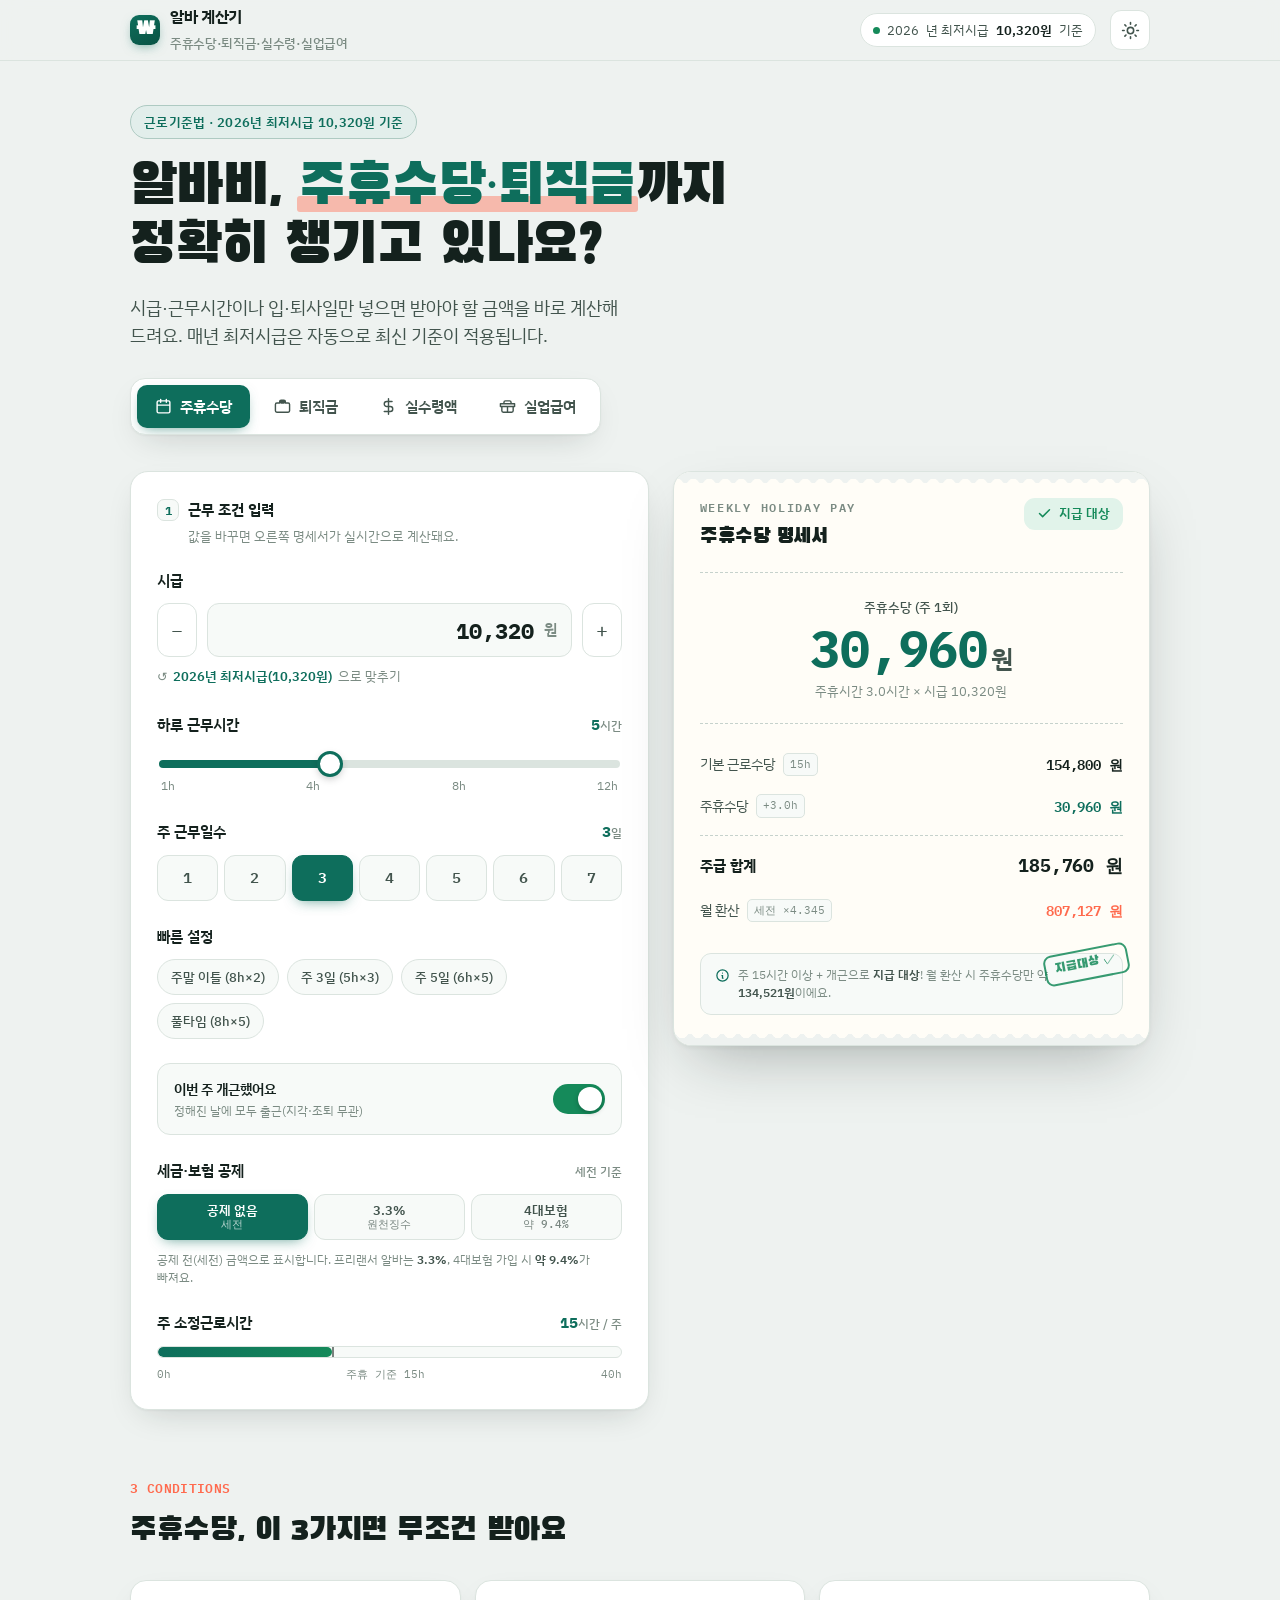
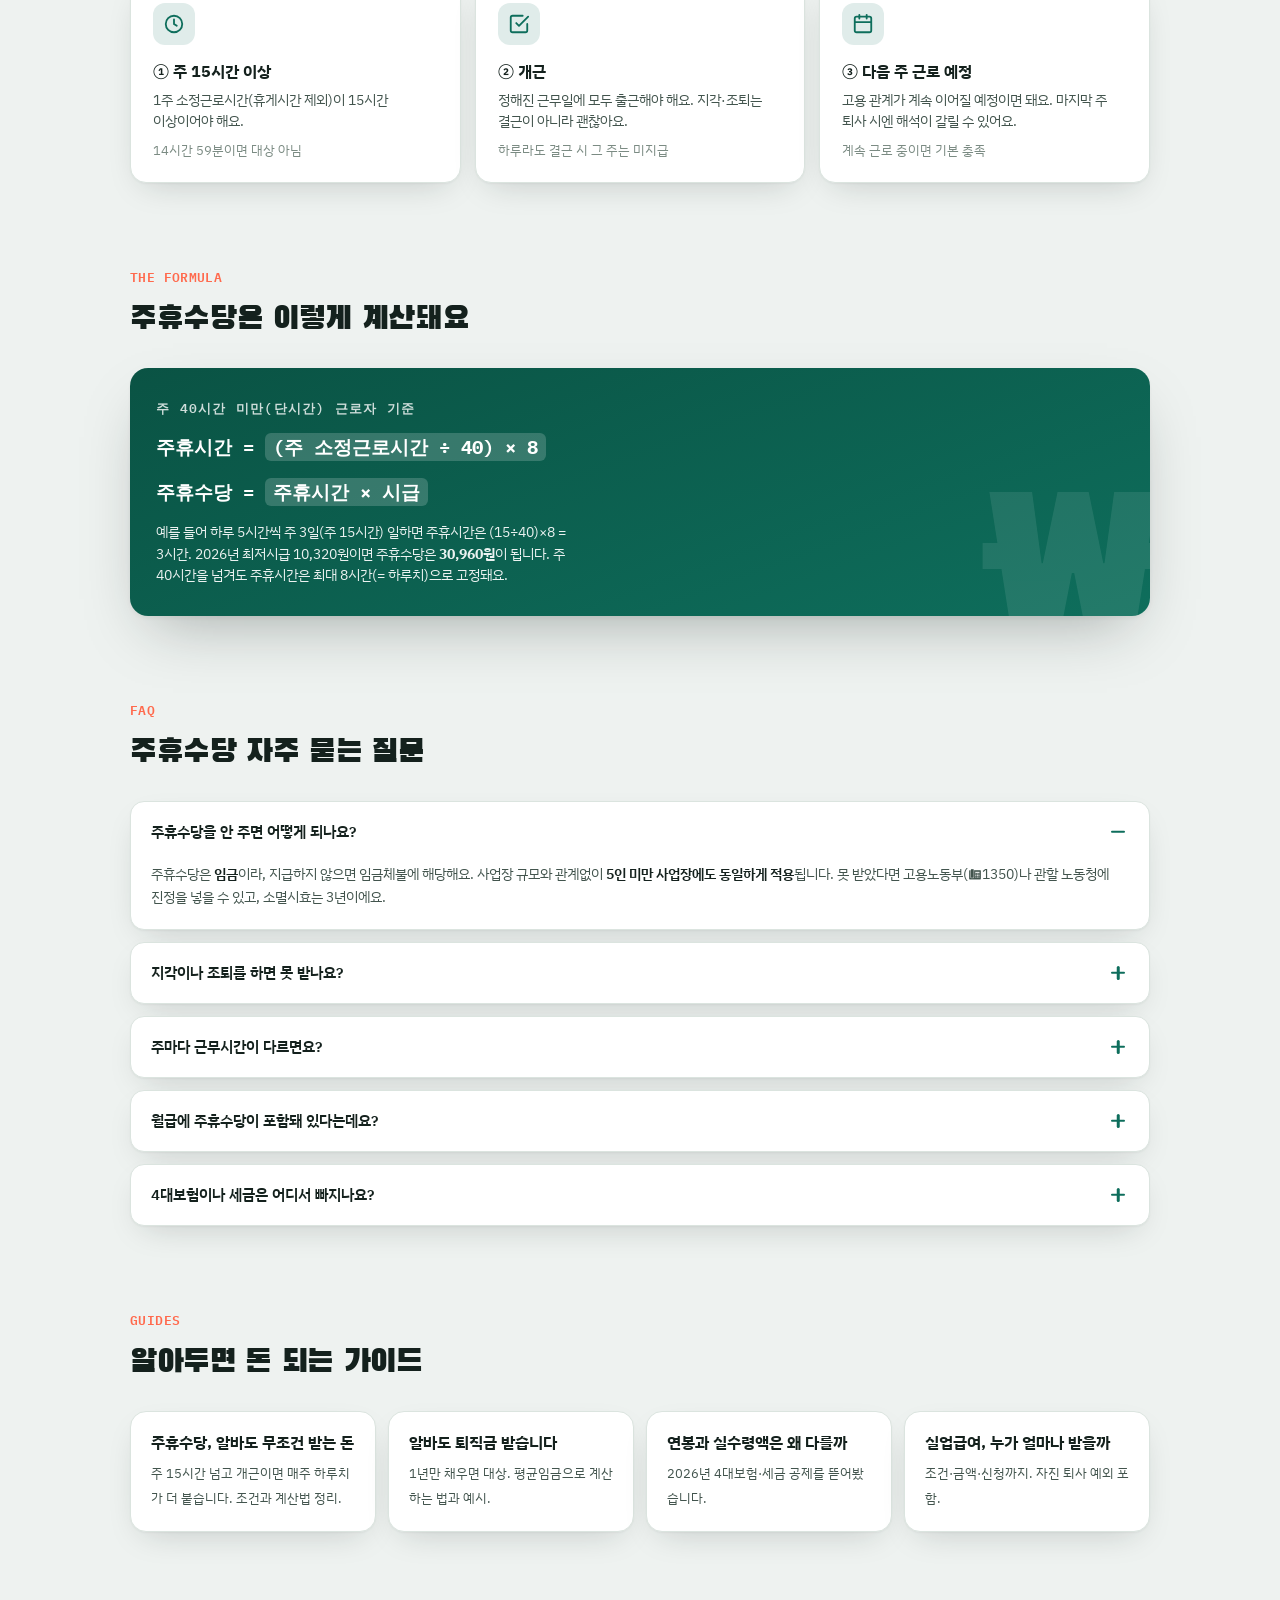
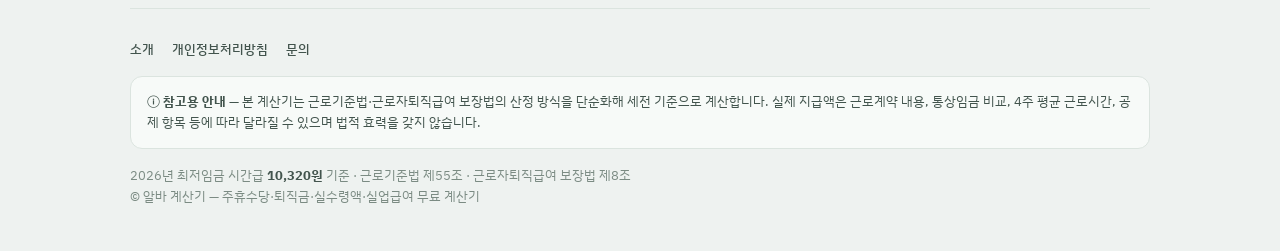
<file: index.html>
<!doctype html>
<html lang="ko">
<head>
<meta charset="utf-8">
<meta name="viewport" content="width=device-width, initial-scale=1, maximum-scale=1, user-scalable=no, viewport-fit=cover">
<!-- Google tag (gtag.js) -->
<script async src="https://www.googletagmanager.com/gtag/js?id=G-HWR331WSCX"></script>
<script>
  window.dataLayer = window.dataLayer || [];
  function gtag(){dataLayer.push(arguments);}
  gtag('js', new Date());
  gtag('config', 'G-HWR331WSCX');
</script>
<title>주휴수당·퇴직금·실수령액·실업급여 계산기 | 2026 자동계산</title>
<meta name="description" content="시급, 입·퇴사일, 연봉만 넣으면 주휴수당·퇴직금·월 실수령액·실업급여를 바로 계산. 2026년 4대보험 요율과 최저시급을 자동 반영하는 무료 계산기.">
<meta name="keywords" content="주휴수당 계산기, 알바 주휴수당, 퇴직금 계산기, 알바 퇴직금, 연봉 실수령액 계산기, 실수령액 계산기, 월급 실수령액, 실업급여 계산기, 실업급여 얼마, 구직급여, 2026 4대보험 요율, 2027 최저시급">
<meta name="robots" content="index, follow, max-image-preview:large">
<meta name="author" content="알바 계산기">
<link rel="icon" href="favicon.svg" type="image/svg+xml">
<link rel="icon" href="favicon.ico" sizes="any">
<link rel="icon" href="favicon-96x96.png" sizes="96x96" type="image/png">
<link rel="apple-touch-icon" href="apple-touch-icon.png">
<!-- ⚠️ 배포 후 아래 4곳의 URL을 실제 GitHub Pages 주소로 바꾸세요 (canonical / og:url / og:image / twitter:image) -->
<link rel="canonical" href="https://ilopark.github.io/juhyu-site/">
<meta name="theme-color" content="#0E6E5C" media="(prefers-color-scheme: light)">
<meta name="theme-color" content="#0D1310" media="(prefers-color-scheme: dark)">
<meta property="og:type" content="website">
<meta property="og:locale" content="ko_KR">
<meta property="og:site_name" content="알바 계산기">
<meta property="og:title" content="주휴수당·퇴직금 계산기 | 알바 자동계산">
<meta property="og:description" content="시급·근무시간, 입·퇴사일만 넣으면 주휴수당과 퇴직금을 명세서로 바로 계산해 주는 무료 도구.">
<meta property="og:url" content="https://ilopark.github.io/juhyu-site/">
<meta property="og:image" content="https://ilopark.github.io/juhyu-site/og-image.png">
<meta name="twitter:card" content="summary_large_image">
<meta name="twitter:title" content="주휴수당·퇴직금 계산기 | 알바 자동계산">
<meta name="twitter:description" content="주휴수당·퇴직금을 명세서로 바로 계산. 현재 연도·최저시급 자동 반영.">
<meta name="twitter:image" content="https://ilopark.github.io/juhyu-site/og-image.png">

<script type="application/ld+json">
{ "@context":"https://schema.org","@type":"WebApplication","name":"주휴수당·퇴직금 계산기","url":"https://ilopark.github.io/juhyu-site/","applicationCategory":"FinanceApplication","operatingSystem":"All","inLanguage":"ko-KR","description":"주휴수당과 퇴직금을 입력값만으로 계산해 주는 무료 온라인 계산기. 현재 연도 최저시급이 자동 반영됩니다.","offers":{"@type":"Offer","price":"0","priceCurrency":"KRW"} }
</script>
<script type="application/ld+json">
{
  "@context":"https://schema.org","@type":"FAQPage","mainEntity":[
    {"@type":"Question","name":"주휴수당을 안 주면 어떻게 되나요?","acceptedAnswer":{"@type":"Answer","text":"주휴수당은 임금이라 지급하지 않으면 임금체불에 해당합니다. 5인 미만 사업장에도 동일하게 적용되며, 못 받았다면 고용노동부(1350)나 관할 노동청에 진정할 수 있고 소멸시효는 3년입니다."}},
    {"@type":"Question","name":"지각이나 조퇴를 하면 주휴수당을 못 받나요?","acceptedAnswer":{"@type":"Answer","text":"아니요. 개근의 기준은 결근 여부입니다. 정해진 날에 출근만 했다면 지각·조퇴가 있어도 그 주 주휴수당은 정상 지급됩니다. 다만 결근이 하루라도 있으면 그 주는 발생하지 않습니다."}},
    {"@type":"Question","name":"주마다 근무시간이 다르면 주휴수당은 어떻게 계산하나요?","acceptedAnswer":{"@type":"Answer","text":"보통 4주 평균으로 1주 소정근로시간을 따져 15시간 이상인지 판단합니다. 근로계약서에 정해진 시간이 기준이며, 주마다 다르다면 평균으로 15시간을 넘는지 확인하세요."}},
    {"@type":"Question","name":"월급에 주휴수당이 포함돼 있다는데 어떻게 확인하나요?","acceptedAnswer":{"@type":"Answer","text":"월급제·포괄임금의 경우 주휴수당이 포함된 형태일 수 있습니다. 핵심은 월급을 실제 근로시간으로 나눈 시급이 최저시급 이상인지이며, 최저임금 위반이 아닌지 시급 기준으로 역산해 확인하면 됩니다."}},
    {"@type":"Question","name":"주휴수당에서 4대보험이나 세금은 어떻게 공제되나요?","acceptedAnswer":{"@type":"Answer","text":"기본은 세전 임금이지만, 계산기에서 3.3% 원천징수 또는 4대보험(약 9.4%)을 선택하면 월 실수령 예상액을 함께 보여줍니다. 실제 공제액은 소득 구간·부양가족에 따라 달라질 수 있습니다."}},
    {"@type":"Question","name":"알바나 계약직도 퇴직금을 받나요?","acceptedAnswer":{"@type":"Answer","text":"네. 고용 형태와 무관하게 1년 이상 계속 근로하고 주 15시간 이상이면 알바·계약직·파트타임 모두 받습니다. 알바라서 안 준다는 것은 법 위반입니다."}},
    {"@type":"Question","name":"1년을 채우지 못하면 퇴직금을 받나요?","acceptedAnswer":{"@type":"Answer","text":"계속근로기간이 365일 미만이면 퇴직금은 발생하지 않습니다. 예를 들어 11개월 근무 후 퇴사하면 대상이 아닙니다. 1년하고 하루만 넘겨도 그 초과분만큼 일할 계산됩니다."}},
    {"@type":"Question","name":"퇴직금은 언제까지 지급해야 하나요?","acceptedAnswer":{"@type":"Answer","text":"퇴직일로부터 14일 이내에 지급해야 합니다. 이 기간을 넘기면 지연이자가 붙고, 못 받은 경우 고용노동부(1350)에 신고할 수 있습니다. 청구 소멸시효는 3년입니다."}},
    {"@type":"Question","name":"퇴직금 계산 결과에서 세금은 빠졌나요?","acceptedAnswer":{"@type":"Answer","text":"세전 퇴직금 기준입니다. 실제 수령액은 퇴직소득세가 공제되는데, 근속연수공제·환산급여공제 등으로 세율이 낮은 편이라 근속이 길수록 실수령 비율이 높아집니다. 정확한 세액은 국세청 홈택스에서 확인할 수 있습니다."}},
    {"@type":"Question","name":"실수령액 계산기가 다른 곳과 소득세가 조금 다른 이유는?","acceptedAnswer":{"@type":"Answer","text":"매달 떼는 소득세는 국세청 간이세액표로 미리 걷는 방식이라 계산기마다 조금씩 다릅니다. 이 계산기는 연 환산 방식(근로소득공제·인적공제·누진세율·근로소득세액공제)으로 추정해 실제 1년치 세금에 가깝게 보여주며, 최종 금액은 연말정산에서 정산됩니다."}},
    {"@type":"Question","name":"실수령액 계산에서 비과세액은 무엇을 넣나요?","acceptedAnswer":{"@type":"Answer","text":"식대(월 20만원까지), 자가운전보조금(월 20만원) 등 세금과 4대보험이 붙지 않는 항목입니다. 기본값은 식대 20만원이며, 급여명세서의 비과세 합계를 넣으면 더 정확합니다."}},
    {"@type":"Question","name":"2026년 4대보험 요율은 얼마인가요?","acceptedAnswer":{"@type":"Answer","text":"근로자 부담 기준 국민연금 4.75%, 건강보험 3.595%, 장기요양보험은 건강보험료의 13.14%, 고용보험 0.9%입니다. 국민연금은 연금개혁으로 2026년부터 9%에서 9.5%로 인상됐습니다."}},
    {"@type":"Question","name":"자진 퇴사하면 실업급여를 못 받나요?","acceptedAnswer":{"@type":"Answer","text":"원칙적으로 못 받지만 정당한 사유가 있으면 자진 퇴사도 인정됩니다. 임금 체불, 회사의 계약 위반, 질병, 왕복 3시간 이상 출퇴근, 직장 내 괴롭힘 등이 해당하며 사유를 증명할 자료를 준비하는 것이 중요합니다."}},
    {"@type":"Question","name":"실업급여는 얼마나 오래 받나요?","acceptedAnswer":{"@type":"Answer","text":"나이와 고용보험 가입기간에 따라 120일에서 270일까지입니다. 50세 미만이고 1년 미만 근무면 120일, 50세 이상이고 10년 이상 근무면 최대 270일을 받습니다."}},
    {"@type":"Question","name":"2026년 실업급여 상한액과 하한액은?","acceptedAnswer":{"@type":"Answer","text":"1일 상한액은 68,100원, 하한액은 66,048원입니다. 구직급여는 평균임금의 60%로 계산하되 이 상한과 하한 사이로 보정됩니다. 하한액은 최저시급의 80%에 하루 8시간을 곱해 정해집니다."}}
  ]
}
</script>

<link rel="preconnect" href="https://fonts.googleapis.com">
<link rel="preconnect" href="https://fonts.gstatic.com" crossorigin>
<link rel="stylesheet" href="https://fonts.googleapis.com/css2?family=Black+Han+Sans&family=IBM+Plex+Sans+KR:wght@400;500;600;700&family=IBM+Plex+Mono:wght@500;600;700&display=swap">

<style>
  /* ============ TOKENS ============ */
  :root{
    color-scheme:light;
    --bg:#EEF2F0;
    --surface:#FFFFFF;
    --surface-2:#F7FAF8;
    --paper:#FFFDF7;
    --ink:#14211D;
    --ink-soft:#42544D;
    --muted:#7B8B83;
    --line:#DBE4DF;
    --line-strong:#C6D2CC;
    --brand:#0E6E5C;
    --brand-strong:#0A5344;
    --accent:#FF6A4D;
    --accent-ink:#7A2313;
    --good:#158A5A;
    --good-bg:#E1F3EA;
    --warn:#A9760B;
    --warn-bg:#F8ECD2;
    --bad:#C9432D;
    --bad-bg:#F7E3DE;
    --shadow:0 1px 2px rgba(20,33,29,.04),0 12px 34px -14px rgba(20,33,29,.22);
    --shadow-lift:0 2px 4px rgba(20,33,29,.05),0 26px 60px -22px rgba(20,33,29,.34);
    --radius:18px;
  }
  @media (prefers-color-scheme:dark){
    :root:not([data-theme="light"]){
      color-scheme:dark;
      --bg:#0D1310;
      --surface:#151F1B;
      --surface-2:#1B2621;
      --paper:#18211D;
      --ink:#E9F1EC;
      --ink-soft:#AAB9B2;
      --muted:#7E8E87;
      --line:#28342E;
      --line-strong:#33413A;
      --brand:#31C7A2;
      --brand-strong:#3ED6B0;
      --accent:#FF7E63;
      --accent-ink:#FFD9CE;
      --good:#34C98A;
      --good-bg:#12312A;
      --warn:#E0A83A;
      --warn-bg:#33290F;
      --bad:#F0664E;
      --bad-bg:#3A1B15;
      --shadow:0 1px 2px rgba(0,0,0,.3),0 14px 40px -16px rgba(0,0,0,.6);
      --shadow-lift:0 2px 6px rgba(0,0,0,.4),0 30px 70px -24px rgba(0,0,0,.7);
    }
  }
  :root[data-theme="dark"]{
    color-scheme:dark;
    --bg:#0D1310;
    --surface:#151F1B;
    --surface-2:#1B2621;
    --paper:#18211D;
    --ink:#E9F1EC;
    --ink-soft:#AAB9B2;
    --muted:#7E8E87;
    --line:#28342E;
    --line-strong:#33413A;
    --brand:#31C7A2;
    --brand-strong:#3ED6B0;
    --accent:#FF7E63;
    --accent-ink:#FFD9CE;
    --good:#34C98A;
    --good-bg:#12312A;
    --warn:#E0A83A;
    --warn-bg:#33290F;
    --bad:#F0664E;
    --bad-bg:#3A1B15;
    --shadow:0 1px 2px rgba(0,0,0,.3),0 14px 40px -16px rgba(0,0,0,.6);
    --shadow-lift:0 2px 6px rgba(0,0,0,.4),0 30px 70px -24px rgba(0,0,0,.7);
  }

  /* ============ BASE ============ */
  *{box-sizing:border-box}
  html{-webkit-text-size-adjust:100%}
  body{
    margin:0;background:var(--bg);color:var(--ink);
    font-family:"IBM Plex Sans KR",system-ui,-apple-system,sans-serif;
    line-height:1.6;-webkit-font-smoothing:antialiased;text-rendering:optimizeLegibility;
  }
  .num{font-family:"IBM Plex Mono",ui-monospace,monospace;font-variant-numeric:tabular-nums;letter-spacing:-.01em}
  .wrap{max-width:1060px;margin:0 auto;padding:0 20px}
  a{color:var(--brand);text-underline-offset:3px}
  button{font-family:inherit}
  ::selection{background:var(--accent);color:#fff}

  /* ============ TOP BAR ============ */
  header.top{position:sticky;top:0;z-index:30;backdrop-filter:saturate(140%) blur(10px);
    background:color-mix(in srgb,var(--bg) 82%,transparent);border-bottom:1px solid var(--line)}
  .top-inner{display:flex;align-items:center;gap:14px;height:60px}
  .brand{display:flex;align-items:center;gap:10px;font-weight:700;letter-spacing:-.02em}
  .brand .mark{width:30px;height:30px;border-radius:9px;flex:none;
    background:linear-gradient(150deg,var(--brand),var(--brand-strong));
    display:grid;place-items:center;color:#fff;font-family:"Black Han Sans";font-size:17px;
    box-shadow:0 4px 12px -4px color-mix(in srgb,var(--brand) 60%,transparent)}
  .brand small{font-weight:500;color:var(--muted);font-size:12.5px}
  .spacer{flex:1}
  .minwage-pill{display:none;align-items:center;gap:7px;font-size:12.5px;color:var(--ink-soft);
    background:var(--surface);border:1px solid var(--line);padding:6px 12px;border-radius:999px}
  .minwage-pill b{color:var(--ink);font-weight:600}
  .minwage-pill .dot{width:7px;height:7px;border-radius:50%;background:var(--good)}
  @media(min-width:760px){.minwage-pill{display:inline-flex}}
  .theme-btn{width:40px;height:40px;border-radius:11px;border:1px solid var(--line);
    background:var(--surface);color:var(--ink-soft);cursor:pointer;display:grid;place-items:center;transition:.2s}
  .theme-btn:hover{color:var(--ink);border-color:var(--line-strong)}
  .theme-btn svg{width:19px;height:19px}
  .theme-btn .moon{display:none}
  :root[data-theme="dark"] .theme-btn .sun{display:none}
  :root[data-theme="dark"] .theme-btn .moon{display:block}
  @media (prefers-color-scheme:dark){
    :root:not([data-theme="light"]) .theme-btn .sun{display:none}
    :root:not([data-theme="light"]) .theme-btn .moon{display:block}
  }

  /* ============ HERO ============ */
  .hero{padding:44px 0 8px}
  .eyebrow{display:inline-block;font-size:12.5px;font-weight:600;
    letter-spacing:.02em;color:var(--brand);background:color-mix(in srgb,var(--brand) 12%,var(--surface));
    border:1px solid color-mix(in srgb,var(--brand) 22%,var(--line));padding:6px 13px;border-radius:999px;margin-bottom:20px}
  h1{font-family:"Black Han Sans";font-weight:400;font-size:clamp(32px,6.6vw,56px);line-height:1.05;
    letter-spacing:-.01em;margin:0 0 16px;text-wrap:balance}
  h1 .hl{color:var(--brand);position:relative;white-space:nowrap}
  h1 .hl::after{content:"";position:absolute;left:-2px;right:-2px;bottom:.08em;height:.28em;z-index:-1;
    background:color-mix(in srgb,var(--accent) 42%,transparent);border-radius:3px}
  .hero p.lead{font-size:clamp(15px,2.4vw,18px);color:var(--ink-soft);max-width:46ch;margin:0}

  /* ============ TABS ============ */
  .tabs{display:inline-flex;gap:6px;background:var(--surface);border:1px solid var(--line);
    padding:6px;border-radius:15px;margin:28px 0 4px;box-shadow:var(--shadow);
    max-width:100%;overflow-x:auto;scrollbar-width:none}
  .tabs::-webkit-scrollbar{display:none}
  .tab{flex:none;border:0;background:transparent;color:var(--ink-soft);font-weight:600;font-size:14.5px;white-space:nowrap;
    padding:11px 18px;border-radius:10px;cursor:pointer;display:inline-flex;align-items:center;gap:8px;transition:.18s}
  .tab svg{width:17px;height:17px}
  .tab[aria-selected="true"]{background:var(--brand);color:#fff;
    box-shadow:0 5px 14px -6px color-mix(in srgb,var(--brand) 70%,transparent)}
  .tab:not([aria-selected="true"]):hover{color:var(--ink);background:var(--surface-2)}
  .tool{display:none}
  .tool.active{display:block;animation:fadein .32s ease}
  @keyframes fadein{from{opacity:0;transform:translateY(8px)}to{opacity:1;transform:none}}
  @media(max-width:480px){
    .tabs{display:flex;width:100%;gap:3px;overflow:visible}
    .tab{flex:1;justify-content:center;padding:11px 4px;font-size:13.5px;gap:0}
    .tab svg{display:none}
  }

  /* ============ CALCULATOR ============ */
  .calc{display:grid;gap:20px;margin-top:24px;align-items:start}
  .calc>*{min-width:0}
  @media(min-width:860px){.calc{grid-template-columns:1fr 0.92fr;gap:24px}}
  .panel{background:var(--surface);border:1px solid var(--line);border-radius:var(--radius);box-shadow:var(--shadow)}
  .panel-in{padding:22px}
  @media(min-width:520px){.panel-in{padding:26px}}
  .panel-title{display:flex;align-items:center;gap:9px;font-weight:700;font-size:15px;margin:0 0 4px}
  .panel-title .n{width:22px;height:22px;border-radius:7px;background:var(--surface-2);border:1px solid var(--line);
    font-family:"IBM Plex Mono";font-size:12px;font-weight:700;color:var(--brand);display:grid;place-items:center;flex:none}
  .panel-sub{color:var(--muted);font-size:13px;margin:0 0 22px;padding-left:31px}

  .field{margin-bottom:24px}
  .field:last-child{margin-bottom:0}
  .flabel{display:flex;align-items:baseline;justify-content:space-between;gap:10px;margin-bottom:11px}
  .flabel .name{font-weight:600;font-size:14.5px}
  .flabel .opt{font-weight:500;font-size:11.5px;color:var(--muted)}
  .flabel .val{font-family:"IBM Plex Mono";font-weight:700;font-size:15px;color:var(--brand)}
  .flabel .val small{font-family:"IBM Plex Sans KR";font-weight:500;color:var(--muted);font-size:12px}

  .wage-input{display:flex;align-items:center;gap:10px}
  .money-box{flex:1;display:flex;align-items:center;gap:8px;background:var(--surface-2);border:1px solid var(--line);
    border-radius:12px;padding:0 14px;height:54px;transition:.16s;min-width:0}
  .money-box:focus-within{border-color:var(--brand);box-shadow:0 0 0 3px color-mix(in srgb,var(--brand) 16%,transparent)}
  .money-box input{flex:1;min-width:0;border:0;background:transparent;color:var(--ink);
    font-family:"IBM Plex Mono";font-weight:700;font-size:22px;text-align:right;outline:none;font-variant-numeric:tabular-nums}
  .money-box.sm input{font-size:18px}
  .money-box .won{color:var(--muted);font-weight:600;font-size:15px;flex:none}
  .step{width:40px;height:54px;flex:none;border:1px solid var(--line);background:var(--surface);
    border-radius:12px;color:var(--ink-soft);font-size:20px;cursor:pointer;transition:.15s}
  .step:hover{color:var(--ink);border-color:var(--line-strong);background:var(--surface-2)}
  .step:active{transform:scale(.94)}
  .minwage-set{margin-top:10px;font-size:12.5px;color:var(--muted);background:none;border:0;cursor:pointer;
    padding:0;display:inline-flex;align-items:center;gap:6px}
  .minwage-set b{color:var(--brand);font-weight:600}
  .minwage-set:hover b{text-decoration:underline}

  .slider-wrap{padding:2px 2px 0}
  input[type=range]{-webkit-appearance:none;appearance:none;width:100%;height:8px;border-radius:99px;
    background:linear-gradient(90deg,var(--brand) var(--fill,40%),var(--line) var(--fill,40%));outline:none;cursor:pointer;margin:6px 0}
  input[type=range]::-webkit-slider-thumb{-webkit-appearance:none;width:26px;height:26px;border-radius:50%;
    background:var(--surface);border:3px solid var(--brand);box-shadow:0 3px 8px -2px rgba(0,0,0,.28);cursor:grab;transition:transform .12s}
  input[type=range]::-webkit-slider-thumb:active{cursor:grabbing;transform:scale(1.12)}
  input[type=range]::-moz-range-thumb{width:26px;height:26px;border-radius:50%;background:var(--surface);
    border:3px solid var(--brand);box-shadow:0 3px 8px -2px rgba(0,0,0,.28);cursor:grab}
  .ticks{display:flex;justify-content:space-between;font-size:11.5px;color:var(--muted);margin-top:2px;padding:0 2px}

  .seg{display:grid;grid-template-columns:repeat(7,1fr);gap:6px}
  .seg button{height:46px;border:1px solid var(--line);background:var(--surface-2);color:var(--ink-soft);
    border-radius:11px;font-weight:600;font-size:15px;cursor:pointer;transition:.15s}
  .seg button:hover{border-color:var(--line-strong);color:var(--ink)}
  .seg button[aria-pressed="true"]{background:var(--brand);border-color:var(--brand);color:#fff;
    box-shadow:0 5px 14px -6px color-mix(in srgb,var(--brand) 70%,transparent)}
  .seg.seg-ded{grid-template-columns:repeat(3,1fr)}
  .seg.seg-2{grid-template-columns:repeat(2,1fr)}
  .seg.seg-fam{grid-template-columns:repeat(5,1fr)}
  .seg.seg-5{grid-template-columns:repeat(5,1fr)}
  .seg.seg-5 button{font-size:12.5px;padding:0 2px;white-space:nowrap}
  .seg.seg-ded button{height:46px;font-size:13px;font-weight:600;line-height:1.25}
  .seg.seg-ded button small{display:block;font-size:10.5px;font-weight:500;opacity:.7;font-family:"IBM Plex Mono"}
  .ded-hint{font-size:12px;color:var(--muted);margin:11px 0 0;line-height:1.5}
  .ded-hint b{color:var(--ink-soft);font-weight:600}

  .presets{display:flex;flex-wrap:wrap;gap:8px}
  .chip{border:1px solid var(--line);background:var(--surface-2);color:var(--ink-soft);padding:8px 13px;
    border-radius:999px;font-size:13px;font-weight:500;cursor:pointer;transition:.15s}
  .chip:hover{border-color:var(--brand);color:var(--brand)}
  .chip:active{transform:scale(.96)}

  .toggle-row{display:flex;align-items:center;gap:14px;justify-content:space-between;background:var(--surface-2);
    border:1px solid var(--line);border-radius:13px;padding:14px 16px}
  .toggle-row .t-text{font-size:13.5px}
  .toggle-row .t-text b{font-weight:600}
  .toggle-row .t-text span{color:var(--muted);display:block;font-size:12px;margin-top:1px}
  .switch{position:relative;width:52px;height:30px;flex:none}
  .switch input{opacity:0;width:0;height:0}
  .switch .track{position:absolute;inset:0;border-radius:99px;background:var(--line-strong);transition:.2s;cursor:pointer}
  .switch .track::before{content:"";position:absolute;width:24px;height:24px;border-radius:50%;background:#fff;
    left:3px;top:3px;transition:.22s cubic-bezier(.4,1.3,.5,1);box-shadow:0 2px 5px rgba(0,0,0,.25)}
  .switch input:checked + .track{background:var(--good)}
  .switch input:checked + .track::before{transform:translateX(22px)}

  /* date inputs */
  .date-row{display:grid;grid-template-columns:1fr 1fr;gap:12px}
  .date-row>*{min-width:0}
  .date-box{min-width:0}
  @media(max-width:480px){.date-row{grid-template-columns:1fr}}
  .date-box{background:var(--surface-2);border:1px solid var(--line);border-radius:12px;padding:0 14px;height:54px;
    display:flex;align-items:center;transition:.16s}
  .date-box:focus-within{border-color:var(--brand);box-shadow:0 0 0 3px color-mix(in srgb,var(--brand) 16%,transparent)}
  .date-box input{border:0;background:transparent;color:var(--ink);font-family:"IBM Plex Mono";font-weight:600;
    font-size:15px;width:100%;outline:none}
  .sub-label{font-size:11.5px;color:var(--muted);margin:0 0 7px;font-weight:500}

  /* ============ THRESHOLD METER ============ */
  .meter{margin-top:8px}
  .meter-track{position:relative;height:12px;border-radius:99px;background:var(--surface-2);border:1px solid var(--line);overflow:hidden}
  .meter-fill{position:absolute;left:0;top:0;bottom:0;border-radius:99px;transition:width .5s cubic-bezier(.22,1,.36,1),background .3s;width:0}
  .meter-mark{position:absolute;top:-5px;bottom:-5px;width:2px;background:var(--ink);opacity:.55;border-radius:2px}
  .meter-mark::after{content:"15h";position:absolute;top:-19px;left:50%;transform:translateX(-50%);font-size:10.5px;
    font-weight:600;color:var(--ink-soft);white-space:nowrap;font-family:"IBM Plex Mono"}
  .meter-scale{display:flex;justify-content:space-between;font-size:11px;color:var(--muted);margin-top:8px;font-family:"IBM Plex Mono"}

  /* ============ PAYSLIP (RESULT) ============ */
  .slip-outer{position:sticky;top:78px}
  .slip{position:relative;background:var(--paper);border-radius:var(--radius);box-shadow:var(--shadow-lift);
    overflow:hidden;border:1px solid var(--line)}
  .slip::before,.slip::after{content:"";position:absolute;left:0;right:0;height:12px;z-index:2;
    background-image:radial-gradient(circle at 8px -2px,transparent 6px,var(--bg) 6.5px);
    background-size:16px 12px;background-repeat:repeat-x}
  .slip::before{top:-1px;transform:rotate(180deg)}
  .slip::after{bottom:-1px}
  .slip-in{padding:26px 26px 30px}
  .slip-head{display:flex;align-items:flex-start;justify-content:space-between;gap:12px;padding-bottom:18px;border-bottom:1.5px dashed var(--line-strong)}
  .slip-head .label{font-size:12px;letter-spacing:.14em;text-transform:uppercase;color:var(--muted);font-weight:600;font-family:"IBM Plex Mono"}
  .slip-head .title{font-family:"Black Han Sans";font-size:21px;margin-top:3px;letter-spacing:-.01em}
  .badge{display:inline-flex;align-items:center;gap:7px;padding:8px 13px;border-radius:11px;font-size:13px;
    font-weight:600;line-height:1.2;white-space:nowrap;transition:.25s}
  .badge svg{width:15px;height:15px;flex:none}
  .badge.good{background:var(--good-bg);color:var(--good)}
  .badge.warn{background:var(--warn-bg);color:var(--warn)}
  .badge.bad{background:var(--bad-bg);color:var(--bad)}

  .hero-amount{padding:24px 0 22px;text-align:center;border-bottom:1.5px dashed var(--line-strong)}
  .hero-amount .cap{font-size:13px;color:var(--ink-soft);font-weight:500;margin-bottom:6px}
  .hero-amount .big{font-family:"IBM Plex Mono";font-weight:700;font-size:clamp(36px,8.5vw,50px);line-height:1;
    letter-spacing:-.02em;color:var(--brand);font-variant-numeric:tabular-nums}
  .hero-amount .big .w{font-family:"IBM Plex Sans KR";font-size:.5em;color:var(--ink-soft);margin-left:4px;font-weight:600}
  .hero-amount .per{font-size:12.5px;color:var(--muted);margin-top:7px}

  .lines{padding:20px 0 4px}
  .li{display:flex;align-items:center;justify-content:space-between;gap:12px;padding:9px 0;font-size:14px}
  .li .k{color:var(--ink-soft);display:flex;align-items:center;gap:8px}
  .li .k .tag{font-family:"IBM Plex Mono";font-size:11px;color:var(--muted);background:var(--surface-2);padding:2px 6px;border-radius:5px;border:1px solid var(--line)}
  .li .v{font-family:"IBM Plex Mono";font-weight:600;font-variant-numeric:tabular-nums}
  .li.total{margin-top:8px;padding-top:16px;border-top:1.5px dashed var(--line-strong);font-size:15px}
  .li.total .k{color:var(--ink);font-weight:700;font-family:"IBM Plex Sans KR"}
  .li.total .v{font-weight:700;font-size:18px;color:var(--ink)}
  .li.month .v{color:var(--accent)}
  .li.net{margin-top:2px}
  .li.net .k{color:var(--ink);font-weight:600;font-family:"IBM Plex Sans KR"}
  .li.net .v{color:var(--good);font-weight:700;font-size:16px}
  .li[hidden]{display:none}
  .slip-note{margin-top:18px;font-size:12px;color:var(--muted);line-height:1.5;display:flex;gap:8px;
    padding:12px 14px;background:var(--surface-2);border-radius:11px;border:1px solid var(--line)}
  .slip-note svg{width:15px;height:15px;flex:none;margin-top:2px;color:var(--brand)}
  .slip-note b{color:var(--ink-soft);font-weight:600}
  .slip-stamp{position:absolute;right:20px;bottom:66px;font-family:"Black Han Sans";font-size:13px;color:var(--good);
    border:2.5px solid var(--good);border-radius:8px;padding:3px 9px;transform:rotate(-11deg);opacity:0;transition:.3s;letter-spacing:.02em}
  .slip.is-eligible .slip-stamp{opacity:.85}

  /* ============ CONTENT SECTIONS ============ */
  section.info{padding:16px 0}
  .sec-head{margin:52px 0 22px}
  .sec-head .kicker{font-size:12.5px;font-weight:600;letter-spacing:.03em;color:var(--accent);text-transform:uppercase;font-family:"IBM Plex Mono"}
  .sec-head h2{font-family:"Black Han Sans";font-weight:400;font-size:clamp(24px,4.5vw,32px);margin:8px 0 0;letter-spacing:-.01em;text-wrap:balance}
  .cond-grid{display:grid;gap:14px}
  @media(min-width:640px){.cond-grid{grid-template-columns:repeat(3,1fr)}}
  .cond{background:var(--surface);border:1px solid var(--line);border-radius:16px;padding:22px;box-shadow:var(--shadow)}
  .cond .ci{width:42px;height:42px;border-radius:12px;background:color-mix(in srgb,var(--brand) 13%,var(--surface));display:grid;place-items:center;color:var(--brand);margin-bottom:14px}
  .cond .ci svg{width:22px;height:22px}
  .cond h3{margin:0 0 6px;font-size:16px;font-weight:700}
  .cond p{margin:0;font-size:13.5px;color:var(--ink-soft);line-height:1.55}
  .cond .no{color:var(--muted);font-size:12.5px;margin-top:8px;display:block}

  .formula{background:linear-gradient(160deg,var(--brand-strong),var(--brand));color:#fff;border-radius:18px;
    padding:30px 26px;box-shadow:var(--shadow-lift);position:relative;overflow:hidden}
  :root[data-theme="dark"] .formula,:root:not([data-theme="light"]) .formula{color:#04120E}
  @media (prefers-color-scheme:light){:root:not([data-theme="dark"]) .formula{color:#fff}}
  .formula::after{content:"₩";position:absolute;right:-10px;bottom:-40px;font-family:"Black Han Sans";font-size:170px;opacity:.09;line-height:1}
  .formula .flabel2{font-size:12.5px;letter-spacing:.1em;text-transform:uppercase;opacity:.8;font-family:"IBM Plex Mono";font-weight:600}
  .formula .eq{font-family:"IBM Plex Mono";font-weight:600;font-size:clamp(14px,2.8vw,19px);margin:14px 0 6px;line-height:1.6}
  .formula .eq b{background:rgba(255,255,255,.18);padding:2px 8px;border-radius:6px}
  :root[data-theme="dark"] .formula .eq b,:root:not([data-theme="light"]) .formula .eq b{background:rgba(0,0,0,.16)}
  @media (prefers-color-scheme:light){:root:not([data-theme="dark"]) .formula .eq b{background:rgba(255,255,255,.18)}}
  .formula p.exp{margin:14px 0 0;font-size:13.5px;opacity:.92;max-width:54ch;line-height:1.6}
  /* 한글이 낱글자로 쪼개지지 않게 — 띄어쓰기 단위로만 줄바꿈 */
  .formula .eq,.formula .exp,.hero p.lead,.sec-head h2,.panel-sub,.cond p,.cond h3,
  details.q summary,details.q .a,.slip-note,.ded-hint,.toggle-row .t-text,.flabel .name{word-break:keep-all}

  .faq{display:grid;gap:12px}
  details.q{background:var(--surface);border:1px solid var(--line);border-radius:14px;box-shadow:var(--shadow);overflow:hidden}
  details.q summary{cursor:pointer;list-style:none;padding:18px 20px;font-weight:600;font-size:15px;
    display:flex;align-items:center;justify-content:space-between;gap:14px}
  details.q summary::-webkit-details-marker{display:none}
  details.q summary .plus{width:22px;height:22px;flex:none;position:relative;transition:.25s;color:var(--brand)}
  details.q summary .plus::before,details.q summary .plus::after{content:"";position:absolute;background:currentColor;border-radius:2px;top:50%;left:50%;transform:translate(-50%,-50%)}
  details.q summary .plus::before{width:14px;height:2.5px}
  details.q summary .plus::after{width:2.5px;height:14px;transition:.25s}
  details.q[open] summary .plus::after{transform:translate(-50%,-50%) rotate(90deg);opacity:0}
  details.q .a{padding:0 20px 20px;color:var(--ink-soft);font-size:14px;line-height:1.68}
  details.q .a b{color:var(--ink);font-weight:600}

  footer.foot{margin-top:60px;border-top:1px solid var(--line);padding:30px 0 44px;color:var(--muted);font-size:12.5px;line-height:1.7}
  footer.foot .foot-nav{display:flex;flex-wrap:wrap;gap:8px 18px;margin-bottom:16px}
  footer.foot .foot-nav a{color:var(--ink-soft);text-decoration:none;font-weight:500}
  footer.foot .foot-nav a:hover{color:var(--brand)}
  .guides-sec{padding:16px 0}
  .guide-list{display:grid;gap:12px;margin-top:20px;grid-template-columns:repeat(auto-fit,minmax(210px,1fr))}
  .g-card{display:block;background:var(--surface);border:1px solid var(--line);border-radius:16px;
    padding:20px;box-shadow:var(--shadow);text-decoration:none;transition:.16s}
  .g-card:hover{border-color:var(--brand);transform:translateY(-2px)}
  .g-card b{display:block;color:var(--ink);font-size:15.5px;font-weight:700;margin-bottom:6px;line-height:1.4}
  .g-card span{color:var(--ink-soft);font-size:13px;line-height:1.5}
  footer.foot .disc{background:var(--surface-2);border:1px solid var(--line);border-radius:12px;padding:14px 16px;margin-bottom:16px;color:var(--ink-soft)}
  footer.foot b{color:var(--ink-soft)}

  @media (prefers-reduced-motion:reduce){*{animation-duration:.001ms !important;transition-duration:.001ms !important}}
</style>

</head>
<body>
<header class="top">
  <div class="wrap top-inner">
    <div class="brand">
      <span class="mark">₩</span>
      <span>알바 계산기<br><small>주휴수당·퇴직금·실수령·실업급여</small></span>
    </div>
    <span class="spacer"></span>
    <span class="minwage-pill"><span class="dot"></span> <span data-year></span>년 최저시급 <b><span data-minwage></span>원</b> 기준</span>
    <button class="theme-btn" id="themeBtn" aria-label="테마 전환" title="라이트/다크 전환">
      <svg class="sun" viewBox="0 0 24 24" fill="none" stroke="currentColor" stroke-width="2" stroke-linecap="round"><circle cx="12" cy="12" r="4"/><path d="M12 2v2M12 20v2M4.9 4.9l1.4 1.4M17.7 17.7l1.4 1.4M2 12h2M20 12h2M4.9 19.1l1.4-1.4M17.7 6.3l1.4-1.4"/></svg>
      <svg class="moon" viewBox="0 0 24 24" fill="none" stroke="currentColor" stroke-width="2" stroke-linecap="round" stroke-linejoin="round"><path d="M21 12.8A9 9 0 1 1 11.2 3a7 7 0 0 0 9.8 9.8z"/></svg>
    </button>
  </div>
</header>

<main class="wrap">

  <section class="hero">
    <span class="eyebrow">근로기준법 · <span data-year></span>년 최저시급 <span data-minwage></span>원 기준</span>
    <h1>알바비, <span class="hl">주휴수당·퇴직금</span>까지<br>정확히 챙기고 있나요?</h1>
    <p class="lead">시급·근무시간이나 입·퇴사일만 넣으면 받아야 할 금액을 바로 계산해 드려요. 매년 최저시급은 자동으로 최신 기준이 적용됩니다.</p>

    <div class="tabs" role="tablist" aria-label="계산기 선택">
      <button class="tab" id="tab-juhyu" role="tab" aria-selected="true" aria-controls="tool-juhyu">
        <svg viewBox="0 0 24 24" fill="none" stroke="currentColor" stroke-width="2" stroke-linecap="round" stroke-linejoin="round"><path d="M8 2v4M16 2v4M3 10h18M5 4h14a2 2 0 0 1 2 2v13a2 2 0 0 1-2 2H5a2 2 0 0 1-2-2V6a2 2 0 0 1 2-2z"/></svg>
        주휴수당
      </button>
      <button class="tab" id="tab-sev" role="tab" aria-selected="false" aria-controls="tool-sev">
        <svg viewBox="0 0 24 24" fill="none" stroke="currentColor" stroke-width="2" stroke-linecap="round" stroke-linejoin="round"><path d="M20 7h-4V5a2 2 0 0 0-2-2h-4a2 2 0 0 0-2 2v2H4a2 2 0 0 0-2 2v9a2 2 0 0 0 2 2h16a2 2 0 0 0 2-2V9a2 2 0 0 0-2-2zM10 5h4v2h-4z"/></svg>
        퇴직금
      </button>
      <button class="tab" id="tab-salary" role="tab" aria-selected="false" aria-controls="tool-salary">
        <svg viewBox="0 0 24 24" fill="none" stroke="currentColor" stroke-width="2" stroke-linecap="round" stroke-linejoin="round"><path d="M12 1v22M17 5H9.5a3.5 3.5 0 0 0 0 7h5a3.5 3.5 0 0 1 0 7H6"/></svg>
        실수령액
      </button>
      <button class="tab" id="tab-silup" role="tab" aria-selected="false" aria-controls="tool-silup">
        <svg viewBox="0 0 24 24" fill="none" stroke="currentColor" stroke-width="2" stroke-linecap="round" stroke-linejoin="round"><path d="M20 12v6a2 2 0 0 1-2 2H6a2 2 0 0 1-2-2v-6M2 8h20v4H2zM12 12v8M7 8V6a2 2 0 0 1 2-2h6a2 2 0 0 1 2 2v2"/></svg>
        실업급여
      </button>
    </div>
  </section>

  <!-- ============ TOOL 1: 주휴수당 ============ -->
  <div class="tool active" id="tool-juhyu" role="tabpanel" aria-labelledby="tab-juhyu">
  <section class="calc">
    <div class="panel">
      <div class="panel-in">
        <h2 class="panel-title"><span class="n">1</span> 근무 조건 입력</h2>
        <p class="panel-sub">값을 바꾸면 오른쪽 명세서가 실시간으로 계산돼요.</p>

        <div class="field">
          <div class="flabel"><span class="name">시급</span></div>
          <div class="wage-input">
            <button class="step" id="wageMinus" aria-label="시급 100원 감소">−</button>
            <div class="money-box"><input id="wage" inputmode="numeric" value="10,320" aria-label="시급"><span class="won">원</span></div>
            <button class="step" id="wagePlus" aria-label="시급 100원 증가">+</button>
          </div>
          <button class="minwage-set" id="minwageSet">↺ <b><span data-year></span>년 최저시급(<span data-minwage></span>원)</b>으로 맞추기</button>
        </div>

        <div class="field">
          <div class="flabel"><span class="name">하루 근무시간</span><span class="val" id="hoursVal">5<small>시간</small></span></div>
          <div class="slider-wrap">
            <input type="range" id="hours" min="1" max="12" step="0.5" value="5">
            <div class="ticks"><span>1h</span><span>4h</span><span>8h</span><span>12h</span></div>
          </div>
        </div>

        <div class="field">
          <div class="flabel"><span class="name">주 근무일수</span><span class="val" id="daysVal">3<small>일</small></span></div>
          <div class="seg" id="daysSeg" role="group" aria-label="주 근무일수">
            <button data-d="1">1</button><button data-d="2">2</button><button data-d="3" aria-pressed="true">3</button>
            <button data-d="4">4</button><button data-d="5">5</button><button data-d="6">6</button><button data-d="7">7</button>
          </div>
        </div>

        <div class="field">
          <div class="flabel"><span class="name">빠른 설정</span></div>
          <div class="presets" id="presets">
            <button class="chip" data-h="8" data-d="2">주말 이틀 (8h×2)</button>
            <button class="chip" data-h="5" data-d="3">주 3일 (5h×3)</button>
            <button class="chip" data-h="6" data-d="5">주 5일 (6h×5)</button>
            <button class="chip" data-h="8" data-d="5">풀타임 (8h×5)</button>
          </div>
        </div>

        <div class="field">
          <label class="toggle-row" for="attend">
            <span class="t-text"><b>이번 주 개근했어요</b><span>정해진 날에 모두 출근(지각·조퇴 무관)</span></span>
            <span class="switch"><input type="checkbox" id="attend" checked><span class="track"></span></span>
          </label>
        </div>

        <div class="field">
          <div class="flabel"><span class="name">세금·보험 공제</span><span class="val" id="dedVal"><small>세전 기준</small></span></div>
          <div class="seg seg-ded" id="dedSeg" role="group" aria-label="공제 방식">
            <button data-ded="0" aria-pressed="true">공제 없음<small>세전</small></button>
            <button data-ded="3.3">3.3%<small>원천징수</small></button>
            <button data-ded="9.4">4대보험<small>약 9.4%</small></button>
          </div>
          <p class="ded-hint" id="dedHint">공제 전(세전) 금액으로 표시합니다. 프리랜서 알바는 <b>3.3%</b>, 4대보험 가입 시 <b>약 9.4%</b>가 빠져요.</p>
        </div>

        <div class="field">
          <div class="flabel"><span class="name">주 소정근로시간</span><span class="val"><span id="weekHours" class="num">15</span><small>시간 / 주</small></span></div>
          <div class="meter">
            <div class="meter-track"><div class="meter-fill" id="meterFill"></div><div class="meter-mark" style="left:37.5%"></div></div>
            <div class="meter-scale"><span>0h</span><span>주휴 기준 15h</span><span>40h</span></div>
          </div>
        </div>
      </div>
    </div>

    <div class="slip-outer">
      <div class="slip" id="slip">
        <div class="slip-in">
          <div class="slip-head">
            <div><div class="label">Weekly Holiday Pay</div><div class="title">주휴수당 명세서</div></div>
            <div class="badge good" id="badge">
              <svg viewBox="0 0 24 24" fill="none" stroke="currentColor" stroke-width="2.4" stroke-linecap="round" stroke-linejoin="round"><path d="M20 6 9 17l-5-5"/></svg>
              <span id="badgeText">지급 대상</span>
            </div>
          </div>
          <div class="hero-amount">
            <div class="cap">주휴수당 (주 1회)</div>
            <div class="big"><span id="juhyuAmt" class="num">0</span><span class="w">원</span></div>
            <div class="per" id="juhyuHours">주휴시간 3.0시간 × 시급</div>
          </div>
          <div class="lines">
            <div class="li"><span class="k">기본 근로수당 <span class="tag" id="baseTag">15h</span></span><span class="v"><span id="baseAmt" class="num">0</span> 원</span></div>
            <div class="li"><span class="k">주휴수당 <span class="tag" id="juhyuTag">+3.0h</span></span><span class="v" style="color:var(--brand)"><span id="juhyuAmt2" class="num">0</span> 원</span></div>
            <div class="li total"><span class="k">주급 합계</span><span class="v"><span id="weekTotal" class="num">0</span> 원</span></div>
            <div class="li month"><span class="k">월 환산 <span class="tag">세전 ×4.345</span></span><span class="v"><span id="monthTotal" class="num">0</span> 원</span></div>
            <div class="li net" id="netRow" hidden><span class="k">월 실수령 (예상)<span class="tag" id="netTag">-3.3%</span></span><span class="v"><span id="netTotal" class="num">0</span> 원</span></div>
          </div>
          <div class="slip-note" id="slipNote">
            <svg viewBox="0 0 24 24" fill="none" stroke="currentColor" stroke-width="2" stroke-linecap="round"><circle cx="12" cy="12" r="9"/><path d="M12 8h.01M11 12h1v4h1"/></svg>
            <span id="noteText">주 15시간 이상 + 개근 시 지급됩니다.</span>
          </div>
          <div class="slip-stamp">지급대상 ✓</div>
        </div>
      </div>
    </div>
  </section>

  <section class="info">
    <div class="sec-head"><div class="kicker">3 Conditions</div><h2>주휴수당, 이 3가지면 무조건 받아요</h2></div>
    <div class="cond-grid">
      <div class="cond">
        <div class="ci"><svg viewBox="0 0 24 24" fill="none" stroke="currentColor" stroke-width="2" stroke-linecap="round"><circle cx="12" cy="12" r="9"/><path d="M12 7v5l3 2"/></svg></div>
        <h3>① 주 15시간 이상</h3><p>1주 소정근로시간(휴게시간 제외)이 15시간 이상이어야 해요.</p><span class="no">14시간 59분이면 대상 아님</span>
      </div>
      <div class="cond">
        <div class="ci"><svg viewBox="0 0 24 24" fill="none" stroke="currentColor" stroke-width="2" stroke-linecap="round" stroke-linejoin="round"><path d="M9 11l3 3L22 4"/><path d="M21 12v7a2 2 0 0 1-2 2H5a2 2 0 0 1-2-2V5a2 2 0 0 1 2-2h11"/></svg></div>
        <h3>② 개근</h3><p>정해진 근무일에 모두 출근해야 해요. 지각·조퇴는 결근이 아니라 괜찮아요.</p><span class="no">하루라도 결근 시 그 주는 미지급</span>
      </div>
      <div class="cond">
        <div class="ci"><svg viewBox="0 0 24 24" fill="none" stroke="currentColor" stroke-width="2" stroke-linecap="round" stroke-linejoin="round"><path d="M8 2v4M16 2v4M3 10h18M5 4h14a2 2 0 0 1 2 2v13a2 2 0 0 1-2 2H5a2 2 0 0 1-2-2V6a2 2 0 0 1 2-2z"/></svg></div>
        <h3>③ 다음 주 근로 예정</h3><p>고용 관계가 계속 이어질 예정이면 돼요. 마지막 주 퇴사 시엔 해석이 갈릴 수 있어요.</p><span class="no">계속 근로 중이면 기본 충족</span>
      </div>
    </div>
  </section>

  <section class="info">
    <div class="sec-head"><div class="kicker">The Formula</div><h2>주휴수당은 이렇게 계산돼요</h2></div>
    <div class="formula">
      <div class="flabel2">주 40시간 미만(단시간) 근로자 기준</div>
      <div class="eq">주휴시간 = <b>(주 소정근로시간 ÷ 40) × 8</b></div>
      <div class="eq">주휴수당 = <b>주휴시간 × 시급</b></div>
      <p class="exp">예를 들어 하루 5시간씩 주 3일(주 15시간) 일하면 주휴시간은 (15÷40)×8 = 3시간. <span data-year></span>년 최저시급 <span data-minwage></span>원이면 주휴수당은 <b><span id="fExample"></span>원</b>이 됩니다. 주 40시간을 넘겨도 주휴시간은 최대 8시간(= 하루치)으로 고정돼요.</p>
    </div>
  </section>

  <section class="info">
    <div class="sec-head"><div class="kicker">FAQ</div><h2>주휴수당 자주 묻는 질문</h2></div>
    <div class="faq">
      <details class="q" open><summary>주휴수당을 안 주면 어떻게 되나요? <span class="plus"></span></summary>
        <div class="a">주휴수당은 <b>임금</b>이라, 지급하지 않으면 임금체불에 해당해요. 사업장 규모와 관계없이 <b>5인 미만 사업장에도 동일하게 적용</b>됩니다. 못 받았다면 고용노동부(☎1350)나 관할 노동청에 진정을 넣을 수 있고, 소멸시효는 3년이에요.</div></details>
      <details class="q"><summary>지각이나 조퇴를 하면 못 받나요? <span class="plus"></span></summary>
        <div class="a">아니요. 개근의 기준은 <b>결근(무단 빠짐)</b> 여부예요. 정해진 날에 출근만 했다면 지각·조퇴가 있어도 그 주 주휴수당은 정상 지급됩니다. 다만 결근이 하루라도 있으면 그 주는 발생하지 않아요.</div></details>
      <details class="q"><summary>주마다 근무시간이 다르면요? <span class="plus"></span></summary>
        <div class="a">보통 <b>4주 평균</b>으로 1주 소정근로시간을 따져 15시간 이상인지 판단해요. 근로계약서에 정해진 시간이 기준이며, 주마다 들쭉날쭉하다면 평균으로 15시간을 넘는지 확인하세요.</div></details>
      <details class="q"><summary>월급에 주휴수당이 포함돼 있다는데요? <span class="plus"></span></summary>
        <div class="a">월급제·'포괄임금'의 경우 주휴수당이 이미 포함된 형태일 수 있어요. 이때 핵심은 <b>월급을 실제 근로시간으로 나눈 시급이 최저시급 이상</b>인지예요. 최저임금 위반이 아닌지 이 계산기의 시급 기준으로 역산해 확인해 보세요.</div></details>
      <details class="q"><summary>4대보험이나 세금은 어디서 빠지나요? <span class="plus"></span></summary>
        <div class="a">기본은 <b>세전(공제 전) 임금</b>이지만, 위 계산기의 <b>‘세금·보험 공제’</b>에서 <b>3.3% 원천징수</b>(프리랜서 알바) 또는 <b>4대보험(약 9.4%)</b>을 고르면 <b>월 실수령 예상액</b>을 함께 보여줘요. 실제 공제액은 소득 구간·부양가족에 따라 달라질 수 있어요.</div></details>
    </div>
  </section>
  </div>

  <!-- ============ TOOL 2: 퇴직금 ============ -->
  <div class="tool" id="tool-sev" role="tabpanel" aria-labelledby="tab-sev">
  <section class="calc">
    <div class="panel">
      <div class="panel-in">
        <h2 class="panel-title"><span class="n">1</span> 재직·급여 정보 입력</h2>
        <p class="panel-sub">입·퇴사일과 최근 3개월 평균 급여를 넣으면 예상 퇴직금이 나와요.</p>

        <div class="field">
          <div class="flabel"><span class="name">입사일 / 퇴사일</span></div>
          <div class="date-row">
            <div>
              <p class="sub-label">입사일</p>
              <div class="date-box"><input type="date" id="joinDate" aria-label="입사일"></div>
            </div>
            <div>
              <p class="sub-label">퇴사일 (마지막 근무 다음 날)</p>
              <div class="date-box"><input type="date" id="exitDate" aria-label="퇴사일"></div>
            </div>
          </div>
        </div>

        <div class="field">
          <div class="flabel"><span class="name">월 평균 세전 급여</span><span class="opt">기본급 + 고정수당</span></div>
          <div class="money-box"><input id="sevWage" inputmode="numeric" value="2,300,000" aria-label="월 평균 급여"><span class="won">원</span></div>
        </div>

        <div class="field">
          <div class="flabel"><span class="name">연간 상여금</span><span class="opt">선택 · 최근 1년</span></div>
          <div class="money-box sm"><input id="sevBonus" inputmode="numeric" value="0" aria-label="연간 상여금"><span class="won">원</span></div>
        </div>

        <div class="field">
          <div class="flabel"><span class="name">연차수당</span><span class="opt">선택 · 최근 1년</span></div>
          <div class="money-box sm"><input id="sevAnnual" inputmode="numeric" value="0" aria-label="연차수당"><span class="won">원</span></div>
        </div>

        <div class="field">
          <div class="flabel"><span class="name">빠른 설정</span></div>
          <div class="presets" id="sevPresets">
            <button class="chip" data-y="1">근속 1년</button>
            <button class="chip" data-y="2">근속 2년</button>
            <button class="chip" data-y="3">근속 3년</button>
            <button class="chip" data-y="5">근속 5년</button>
          </div>
        </div>
      </div>
    </div>

    <div class="slip-outer">
      <div class="slip" id="sevSlip">
        <div class="slip-in">
          <div class="slip-head">
            <div><div class="label">Severance Pay</div><div class="title">퇴직금 명세서</div></div>
            <div class="badge good" id="sevBadge">
              <svg viewBox="0 0 24 24" fill="none" stroke="currentColor" stroke-width="2.4" stroke-linecap="round" stroke-linejoin="round"><path d="M20 6 9 17l-5-5"/></svg>
              <span id="sevBadgeText">지급 대상</span>
            </div>
          </div>
          <div class="hero-amount">
            <div class="cap">예상 퇴직금 (세전)</div>
            <div class="big"><span id="sevAmt" class="num">0</span><span class="w">원</span></div>
            <div class="per" id="sevPer">근속 1년 이상부터 발생</div>
          </div>
          <div class="lines">
            <div class="li"><span class="k">근속기간 <span class="tag" id="sevDaysTag">0일</span></span><span class="v" id="sevPeriod">–</span></div>
            <div class="li"><span class="k">1일 평균임금</span><span class="v"><span id="sevAvg" class="num">0</span> 원</span></div>
            <div class="li"><span class="k">평균임금 산정액 <span class="tag">3개월</span></span><span class="v"><span id="sevBase" class="num">0</span> 원</span></div>
            <div class="li total"><span class="k">퇴직금 <span class="tag">×30일 ×근속/365</span></span><span class="v"><span id="sevTotal" class="num">0</span> 원</span></div>
          </div>
          <div class="slip-note" id="sevNote">
            <svg viewBox="0 0 24 24" fill="none" stroke="currentColor" stroke-width="2" stroke-linecap="round"><circle cx="12" cy="12" r="9"/><path d="M12 8h.01M11 12h1v4h1"/></svg>
            <span id="sevNoteText">1년 이상 계속 근로 + 주 15시간 이상이면 지급 대상이에요.</span>
          </div>
          <div class="slip-stamp">지급대상 ✓</div>
        </div>
      </div>
    </div>
  </section>

  <section class="info">
    <div class="sec-head"><div class="kicker">2 Conditions</div><h2>퇴직금, 이 조건이면 받아요</h2></div>
    <div class="cond-grid">
      <div class="cond">
        <div class="ci"><svg viewBox="0 0 24 24" fill="none" stroke="currentColor" stroke-width="2" stroke-linecap="round"><circle cx="12" cy="12" r="9"/><path d="M12 7v5l3 2"/></svg></div>
        <h3>① 계속근로 1년 이상</h3><p>같은 사업장에서 1년(365일) 이상 계속 일했어야 해요. 알바·계약직도 동일하게 적용돼요.</p><span class="no">1년 미만이면 발생하지 않음</span>
      </div>
      <div class="cond">
        <div class="ci"><svg viewBox="0 0 24 24" fill="none" stroke="currentColor" stroke-width="2" stroke-linecap="round"><circle cx="12" cy="12" r="9"/><path d="M12 7v5l3 2"/></svg></div>
        <h3>② 주 15시간 이상</h3><p>4주 평균 1주 소정근로시간이 15시간 이상이어야 해요. 주휴수당과 같은 기준이에요.</p><span class="no">초단시간(주 15h 미만) 제외</span>
      </div>
      <div class="cond">
        <div class="ci"><svg viewBox="0 0 24 24" fill="none" stroke="currentColor" stroke-width="2" stroke-linecap="round" stroke-linejoin="round"><path d="M20 7h-4V5a2 2 0 0 0-2-2h-4a2 2 0 0 0-2 2v2H4a2 2 0 0 0-2 2v9a2 2 0 0 0 2 2h16a2 2 0 0 0 2-2V9a2 2 0 0 0-2-2z"/></svg></div>
        <h3>퇴직 사유 무관</h3><p>자진 퇴사든 권고사직·해고든 상관없어요. 위 두 조건만 채우면 사유와 관계없이 지급돼요.</p><span class="no">지급 기한: 퇴직 후 14일 이내</span>
      </div>
    </div>
  </section>

  <section class="info">
    <div class="sec-head"><div class="kicker">The Formula</div><h2>퇴직금은 이렇게 계산돼요</h2></div>
    <div class="formula">
      <div class="flabel2">근로자퇴직급여 보장법 기준</div>
      <div class="eq">1일 평균임금 = <b>퇴직 전 3개월 임금 총액 ÷ 그 기간의 총일수</b></div>
      <div class="eq">퇴직금 = <b>1일 평균임금 × 30일 × (재직일수 ÷ 365)</b></div>
      <p class="exp">3개월 임금 총액에는 상여금의 3/12, 연차수당의 3/12이 더해집니다. 평균임금이 통상임금보다 적으면 통상임금으로 계산해요(이 계산기는 평균임금 기준). 실제 지급 시엔 <b>퇴직소득세</b>가 근속연수·금액에 따라 별도로 공제됩니다.</p>
    </div>
  </section>

  <section class="info">
    <div class="sec-head"><div class="kicker">FAQ</div><h2>퇴직금 자주 묻는 질문</h2></div>
    <div class="faq">
      <details class="q" open><summary>알바나 계약직도 퇴직금을 받나요? <span class="plus"></span></summary>
        <div class="a">네. 고용 형태와 무관하게 <b>1년 이상 계속 근로 + 주 15시간 이상</b>이면 알바·계약직·파트타임 모두 받아요. '알바라서 안 준다'는 건 법 위반입니다.</div></details>
      <details class="q"><summary>1년을 딱 채우지 못하면요? <span class="plus"></span></summary>
        <div class="a">계속근로기간이 <b>365일 미만</b>이면 퇴직금은 발생하지 않아요. 예를 들어 11개월 근무 후 퇴사하면 대상이 아닙니다. 반대로 1년하고 하루만 넘겨도 그 초과분만큼 일할 계산돼요.</div></details>
      <details class="q"><summary>퇴직금은 언제까지 줘야 하나요? <span class="plus"></span></summary>
        <div class="a">퇴직일로부터 <b>14일 이내</b>에 지급해야 해요. 이 기간을 넘기면 지연이자가 붙고, 못 받은 경우 고용노동부(☎1350)에 신고할 수 있어요. 청구 소멸시효는 3년입니다.</div></details>
      <details class="q"><summary>계산 결과에서 세금은 빠졌나요? <span class="plus"></span></summary>
        <div class="a">이 계산기는 <b>세전 퇴직금</b>이에요. 실제 수령액은 <b>퇴직소득세</b>가 공제되는데, 근속연수공제·환산급여공제 등으로 세율이 낮은 편이라 근속이 길수록 실수령 비율이 높아져요. 정확한 세액은 국세청 홈택스에서 확인할 수 있어요.</div></details>
    </div>
  </section>
  </div>

  <!-- ============ TOOL 3: 실수령액 ============ -->
  <div class="tool" id="tool-salary" role="tabpanel" aria-labelledby="tab-salary">
  <section class="calc">
    <div class="panel">
      <div class="panel-in">
        <h2 class="panel-title"><span class="n">1</span> 급여 정보 입력</h2>
        <p class="panel-sub">연봉 또는 월급을 넣으면 4대보험·세금 뗀 실수령액이 나와요.</p>

        <div class="field">
          <div class="flabel"><span class="name">입력 기준</span></div>
          <div class="seg seg-2" id="salBasisSeg" role="group" aria-label="입력 기준">
            <button data-b="year" aria-pressed="true">연봉</button>
            <button data-b="month">월급</button>
          </div>
        </div>

        <div class="field">
          <div class="flabel"><span class="name" id="salAmtLabel">연봉 (세전)</span></div>
          <div class="money-box"><input id="salAmt" inputmode="numeric" value="36,000,000" aria-label="급여"><span class="won">원</span></div>
        </div>

        <div class="field">
          <div class="flabel"><span class="name">비과세액 (월)</span><span class="opt">식대 등 · 기본 20만</span></div>
          <div class="money-box sm"><input id="salNonTax" inputmode="numeric" value="200,000" aria-label="비과세액"><span class="won">원</span></div>
        </div>

        <div class="field">
          <div class="flabel"><span class="name">부양가족 수</span><span class="opt">본인 포함</span></div>
          <div class="seg seg-fam" id="salFamSeg" role="group" aria-label="부양가족 수">
            <button data-f="1" aria-pressed="true">1</button><button data-f="2">2</button><button data-f="3">3</button><button data-f="4">4</button><button data-f="5">5+</button>
          </div>
        </div>
      </div>
    </div>

    <div class="slip-outer">
      <div class="slip is-eligible" id="salSlip">
        <div class="slip-in">
          <div class="slip-head">
            <div><div class="label">Net Salary</div><div class="title">실수령액 명세서</div></div>
            <div class="badge good" id="salBadge"><span id="salBadgeText">실수령률 —</span></div>
          </div>
          <div class="hero-amount">
            <div class="cap">월 실수령액 (예상)</div>
            <div class="big"><span id="salNet" class="num">0</span><span class="w">원</span></div>
            <div class="per" id="salPer">연 실수령 약 0원</div>
          </div>
          <div class="lines">
            <div class="li"><span class="k">세전 월급</span><span class="v"><span id="salGross" class="num">0</span> 원</span></div>
            <div class="li"><span class="k">국민연금 <span class="tag" id="rtPension">4.75%</span></span><span class="v" style="color:var(--bad)">−<span id="salPension" class="num">0</span> 원</span></div>
            <div class="li"><span class="k">건강보험 <span class="tag" id="rtHealth">3.595%</span></span><span class="v" style="color:var(--bad)">−<span id="salHealth" class="num">0</span> 원</span></div>
            <div class="li"><span class="k">장기요양 <span class="tag" id="rtLtc">건보×13.14%</span></span><span class="v" style="color:var(--bad)">−<span id="salLtc" class="num">0</span> 원</span></div>
            <div class="li"><span class="k">고용보험 <span class="tag" id="rtEmploy">0.9%</span></span><span class="v" style="color:var(--bad)">−<span id="salEmploy" class="num">0</span> 원</span></div>
            <div class="li"><span class="k">소득세 <span class="tag">예상</span></span><span class="v" style="color:var(--bad)">−<span id="salTax" class="num">0</span> 원</span></div>
            <div class="li"><span class="k">지방소득세 <span class="tag">소득세×10%</span></span><span class="v" style="color:var(--bad)">−<span id="salLocal" class="num">0</span> 원</span></div>
            <div class="li total"><span class="k">월 실수령</span><span class="v"><span id="salNetTotal" class="num">0</span> 원</span></div>
            <div class="li month"><span class="k">연 실수령 <span class="tag">×12</span></span><span class="v"><span id="salNetYear" class="num">0</span> 원</span></div>
          </div>
          <div class="slip-note" id="salNote">
            <svg viewBox="0 0 24 24" fill="none" stroke="currentColor" stroke-width="2" stroke-linecap="round"><circle cx="12" cy="12" r="9"/><path d="M12 8h.01M11 12h1v4h1"/></svg>
            <span id="salNoteText">4대보험은 2026년 요율로 정확히, 소득세는 연 환산 추정치예요.</span>
          </div>
        </div>
      </div>
    </div>
  </section>

  <section class="info">
    <div class="sec-head"><div class="kicker">The Formula</div><h2>실수령액은 이렇게 계산돼요</h2></div>
    <div class="formula">
      <div class="flabel2">2026년 4대보험 요율 (근로자 부담)</div>
      <div class="eq">공제액 = <b>국민연금 <span id="fPension">4.75%</span> + 건강보험 <span id="fHealth">3.595%</span> + 장기요양(건보×<span id="fLtc">13.14%</span>) + 고용보험 <span id="fEmploy">0.9%</span> + 소득세·지방세</b></div>
      <div class="eq">실수령액 = <b>세전 급여 − 공제액</b></div>
      <p class="exp">4대보험은 비과세액을 뺀 보수월액 기준으로 계산합니다(국민연금은 상한 659만·하한 41만원 적용). 소득세는 국세청 간이세액표 대신 <b>연 환산 방식</b>(근로소득공제·인적공제·누진세율·근로소득세액공제)으로 추정하므로 실제 원천징수액과 다를 수 있어요.</p>
    </div>
  </section>

  <section class="info">
    <div class="sec-head"><div class="kicker">FAQ</div><h2>실수령액 자주 묻는 질문</h2></div>
    <div class="faq">
      <details class="q" open><summary>왜 다른 계산기와 소득세가 조금 달라요? <span class="plus"></span></summary>
        <div class="a">매달 떼는 소득세는 국세청 <b>간이세액표</b>로 미리 걷는 '가불'이라, 부양가족·급여에 따라 계산기마다 조금씩 달라요. 이 계산기는 <b>연 환산 방식</b>으로 추정해 실제 1년치 세금에 가깝게 보여줍니다. 최종 금액은 <b>연말정산</b>에서 정산돼요.</div></details>
      <details class="q"><summary>비과세액은 뭘 넣나요? <span class="plus"></span></summary>
        <div class="a">식대(월 20만원까지), 자가운전보조금(월 20만원) 등 세금·4대보험이 붙지 않는 항목이에요. 기본값은 <b>식대 20만원</b>으로 넣어뒀어요. 급여명세서의 비과세 합계를 넣으면 더 정확해집니다.</div></details>
      <details class="q"><summary>2026년 4대보험이 왜 올랐나요? <span class="plus"></span></summary>
        <div class="a">국민연금이 연금개혁으로 <b>2026년부터 9%→9.5%</b>(근로자 4.75%)로 올랐고, 건강보험도 7.09%→7.19%로 인상됐어요. 그래서 2025년보다 실수령액이 조금 줄어듭니다.</div></details>
    </div>
  </section>
  </div>

  <!-- ============ TOOL 4: 실업급여 ============ -->
  <div class="tool" id="tool-silup" role="tabpanel" aria-labelledby="tab-silup">
  <section class="calc">
    <div class="panel">
      <div class="panel-in">
        <h2 class="panel-title"><span class="n">1</span> 실업급여 정보 입력</h2>
        <p class="panel-sub">퇴직 전 월 급여와 나이·가입기간만 넣으면 예상 수령액이 나와요.</p>

        <div class="field">
          <div class="flabel"><span class="name">퇴직 전 월 평균 세전 급여</span></div>
          <div class="money-box"><input id="uifWage" inputmode="numeric" value="3,000,000" aria-label="월 평균 급여"><span class="won">원</span></div>
        </div>

        <div class="field">
          <div class="flabel"><span class="name">퇴사 당시 만 나이</span></div>
          <div class="seg seg-2" id="uifAgeSeg" role="group" aria-label="만 나이">
            <button data-a="under" aria-pressed="true">50세 미만</button>
            <button data-a="over">50세 이상</button>
          </div>
        </div>

        <div class="field">
          <div class="flabel"><span class="name">고용보험 가입기간</span><span class="opt">피보험기간</span></div>
          <div class="seg seg-5" id="uifPeriodSeg" role="group" aria-label="가입기간">
            <button data-p="0" aria-pressed="true">1년미만</button>
            <button data-p="1">1~3년</button>
            <button data-p="2">3~5년</button>
            <button data-p="3">5~10년</button>
            <button data-p="4">10년+</button>
          </div>
        </div>
      </div>
    </div>

    <div class="slip-outer">
      <div class="slip is-eligible" id="uifSlip">
        <div class="slip-in">
          <div class="slip-head">
            <div><div class="label">Unemployment Benefit</div><div class="title">실업급여 명세서</div></div>
            <div class="badge good" id="uifBadge"><span id="uifBadgeText">소정급여 —일</span></div>
          </div>
          <div class="hero-amount">
            <div class="cap">총 예상 수령액 (세전)</div>
            <div class="big"><span id="uifTotal" class="num">0</span><span class="w">원</span></div>
            <div class="per" id="uifPer">1일 구직급여 × 소정급여일수</div>
          </div>
          <div class="lines">
            <div class="li"><span class="k">1일 평균임금</span><span class="v"><span id="uifAvg" class="num">0</span> 원</span></div>
            <div class="li"><span class="k">1일 구직급여 <span class="tag" id="uifDailyTag">60%</span></span><span class="v" style="color:var(--brand)"><span id="uifDaily" class="num">0</span> 원</span></div>
            <div class="li"><span class="k">소정급여일수</span><span class="v"><span id="uifDays" class="num">0</span> 일</span></div>
            <div class="li total"><span class="k">월 환산 (약)</span><span class="v"><span id="uifMonth" class="num">0</span> 원</span></div>
            <div class="li month"><span class="k">총 예상 수령액</span><span class="v"><span id="uifTotal2" class="num">0</span> 원</span></div>
          </div>
          <div class="slip-note" id="uifNote">
            <svg viewBox="0 0 24 24" fill="none" stroke="currentColor" stroke-width="2" stroke-linecap="round"><circle cx="12" cy="12" r="9"/><path d="M12 8h.01M11 12h1v4h1"/></svg>
            <span id="uifNoteText">비자발적 퇴사 + 고용보험 180일 이상이면 받을 수 있어요.</span>
          </div>
        </div>
      </div>
    </div>
  </section>

  <section class="info">
    <div class="sec-head"><div class="kicker">Conditions</div><h2>실업급여, 이 조건이면 받아요</h2></div>
    <div class="cond-grid">
      <div class="cond">
        <div class="ci"><svg viewBox="0 0 24 24" fill="none" stroke="currentColor" stroke-width="2" stroke-linecap="round"><circle cx="12" cy="12" r="9"/><path d="M12 7v5l3 2"/></svg></div>
        <h3>① 고용보험 180일 이상</h3><p>퇴사 전 18개월 동안 고용보험에 가입해 일한 날이 180일 이상이어야 해요.</p><span class="no">주말·무급휴일 제외 실제 근무일 기준</span>
      </div>
      <div class="cond">
        <div class="ci"><svg viewBox="0 0 24 24" fill="none" stroke="currentColor" stroke-width="2" stroke-linecap="round" stroke-linejoin="round"><path d="M9 11l3 3L22 4"/><path d="M21 12v7a2 2 0 0 1-2 2H5a2 2 0 0 1-2-2V5a2 2 0 0 1 2-2h11"/></svg></div>
        <h3>② 비자발적 퇴사</h3><p>회사 사정(권고사직·계약만료·폐업 등)으로 그만둔 경우예요. 단순 자진 퇴사는 원칙적으로 제외됩니다.</p><span class="no">정당한 사유 있는 자발적 퇴사는 예외</span>
      </div>
      <div class="cond">
        <div class="ci"><svg viewBox="0 0 24 24" fill="none" stroke="currentColor" stroke-width="2" stroke-linecap="round"><circle cx="12" cy="12" r="9"/><path d="M12 7v5l3 2"/></svg></div>
        <h3>③ 구직활동 의사</h3><p>일할 능력과 의사가 있는데도 취업하지 못한 상태여야 해요. 정해진 구직활동도 해야 합니다.</p><span class="no">재취업 노력 없으면 지급 중단</span>
      </div>
    </div>
  </section>

  <section class="info">
    <div class="sec-head"><div class="kicker">The Formula</div><h2>실업급여는 이렇게 계산돼요</h2></div>
    <div class="formula">
      <div class="flabel2"><span data-year></span>년 구직급여 기준</div>
      <div class="eq">1일 구직급여 = <b>평균임금 × 60%</b> (상한 <span id="uifCapTag">68,100</span>원 · 하한 <span id="uifFloorTag">66,048</span>원)</div>
      <div class="eq">총 수령액 = <b>1일 구직급여 × 소정급여일수</b></div>
      <p class="exp">소정급여일수는 나이와 고용보험 가입기간에 따라 120일에서 최대 270일까지예요. 하한액은 최저시급의 80%에 하루 8시간을 곱해서 정해지고, 매년 최저시급이 오르면 같이 올라갑니다. 실제 수급은 퇴사 사유와 구직활동 여부에 따라 달라질 수 있어요.</p>
    </div>
  </section>

  <section class="info">
    <div class="sec-head"><div class="kicker">FAQ</div><h2>실업급여 자주 묻는 질문</h2></div>
    <div class="faq">
      <details class="q" open><summary>자진 퇴사하면 실업급여를 못 받나요? <span class="plus"></span></summary>
        <div class="a">원칙적으로는 못 받아요. 다만 <b>정당한 사유</b>가 있으면 자진 퇴사도 인정됩니다. 임금 체불, 회사의 계약 위반, 질병, 출퇴근 3시간 이상, 직장 내 괴롭힘 같은 경우가 여기 해당해요. 사유를 증명할 자료를 챙겨두는 게 중요합니다.</div></details>
      <details class="q"><summary>실업급여는 얼마나 오래 받나요? <span class="plus"></span></summary>
        <div class="a">나이와 고용보험 가입기간에 따라 <b>120일에서 270일</b>까지예요. 50세 미만이고 1년 미만 일했으면 120일, 50세 이상이고 10년 넘게 일했으면 최대 270일 받습니다. 위 계산기에서 조건을 넣으면 정확한 일수가 나와요.</div></details>
      <details class="q"><summary>월급이 많으면 실업급여도 많이 받나요? <span class="plus"></span></summary>
        <div class="a">어느 정도까지만요. 평균임금의 60%로 계산하지만 <b>1일 상한이 68,100원</b>이라 아무리 월급이 높아도 그 이상은 안 나옵니다. 반대로 <b>하한 66,048원</b>이 있어서 급여가 낮아도 최소한은 보장돼요. 그래서 실제로는 대부분 상한과 하한 사이에 몰립니다.</div></details>
    </div>
  </section>
  </div>

  <section class="guides-sec">
    <div class="sec-head"><div class="kicker">Guides</div><h2>알아두면 돈 되는 가이드</h2></div>
    <div class="guide-list">
      <a class="g-card" href="guide-juhyusudang.html"><b>주휴수당, 알바도 무조건 받는 돈</b><span>주 15시간 넘고 개근이면 매주 하루치가 더 붙습니다. 조건과 계산법 정리.</span></a>
      <a class="g-card" href="guide-toejikgeum.html"><b>알바도 퇴직금 받습니다</b><span>1년만 채우면 대상. 평균임금으로 계산하는 법과 예시.</span></a>
      <a class="g-card" href="guide-silsuryeong.html"><b>연봉과 실수령액은 왜 다를까</b><span>2026년 4대보험·세금 공제를 뜯어봤습니다.</span></a>
      <a class="g-card" href="guide-silupgeupyeo.html"><b>실업급여, 누가 얼마나 받을까</b><span>조건·금액·신청까지. 자진 퇴사 예외 포함.</span></a>
    </div>
  </section>

  <footer class="foot">
    <nav class="foot-nav"><a href="about.html">소개</a><a href="privacy.html">개인정보처리방침</a><a href="contact.html">문의</a></nav>
    <div class="disc"><b>ⓘ 참고용 안내</b> — 본 계산기는 근로기준법·근로자퇴직급여 보장법의 산정 방식을 단순화해 세전 기준으로 계산합니다. 실제 지급액은 근로계약 내용, 통상임금 비교, 4주 평균 근로시간, 공제 항목 등에 따라 달라질 수 있으며 법적 효력을 갖지 않습니다.</div>
    <span data-year></span>년 최저임금 시간급 <b><span data-minwage></span>원</b> 기준 · 근로기준법 제55조 · 근로자퇴직급여 보장법 제8조<br>
    © 알바 계산기 — 주휴수당·퇴직금·실수령액·실업급여 무료 계산기
  </footer>
</main>

<script>
(function(){
  var $=function(s){return document.querySelector(s)};
  var $$=function(s){return document.querySelectorAll(s)};

  /* =======================================================================
     ⚙️  최저시급 — 완전 자동(Tier 3)
        · GitHub Action이 매년 data.go.kr 최저임금 API로 minwage.json을 자동 갱신.
        · 페이지는 같은 폴더의 minwage.json을 읽어 값을 덮어씁니다.
        · 아래 하드코딩 표는 '폴백'입니다. minwage.json이 없거나(예: 아트팩트/CSP)
          못 읽으면 이 표를 사용 → 어떤 경우에도 안전하게 최신 확정값 표시.
        · 연도 숫자 표기는 100% 자동. 올해 값이 없으면 최신 확정 연도로 짝 맞춤.
     ======================================================================= */
  var MIN_WAGE_BY_YEAR={2023:9620,2024:9860,2025:10030,2026:10320,2027:10700};

  var NOW=new Date();
  var YEAR=NOW.getFullYear();
  var EFF_YEAR, MINWAGE, LATEST, wageTouched=false;

  function fmt(n){return Math.round(n).toLocaleString("ko-KR")}

  // 현재 표 기준으로 연도·최저시급을 다시 계산하고 화면에 반영
  function applyWage(recalc){
    var years=Object.keys(MIN_WAGE_BY_YEAR).map(Number);
    LATEST=Math.max.apply(null,years);
    EFF_YEAR=MIN_WAGE_BY_YEAR[YEAR]?YEAR:LATEST;   // 올해 값 없으면 최신 확정 연도로 짝 맞춤
    MINWAGE=MIN_WAGE_BY_YEAR[EFF_YEAR];
    [].forEach.call($$("[data-year]"),function(el){el.textContent=EFF_YEAR});
    [].forEach.call($$("[data-minwage]"),function(el){el.textContent=fmt(MINWAGE)});
    var fEx=$("#fExample"); if(fEx) fEx.textContent=fmt(3*MINWAGE); // 주휴시간 3h 예시
    var w=$("#wage"); if(w && !wageTouched) w.value=fmt(MINWAGE);   // 사용자가 안 건드렸으면 기본값 동기화
    if(YEAR>LATEST) console.warn("[최저시급] "+YEAR+"년 값이 없어 "+LATEST+"년("+fmt(MINWAGE)+"원) 기준으로 표시 중입니다. minwage.json 또는 MIN_WAGE_BY_YEAR에 "+YEAR+"년 값을 추가하세요.");
    if(recalc){ if(typeof calcJuhyu==="function") calcJuhyu(); if(typeof calcSilup==="function") calcSilup(); }
  }
  applyWage(false); // 초기 표시(폴백 기준)

  // ===== theme =====
  $("#themeBtn").addEventListener("click",function(){
    var r=document.documentElement, cur=r.getAttribute("data-theme");
    if(!cur){cur=matchMedia("(prefers-color-scheme:dark)").matches?"dark":"light";}
    r.setAttribute("data-theme",cur==="dark"?"light":"dark");
  });

  // ===== tabs =====
  function selectTab(id){
    ["juhyu","sev","salary","silup"].forEach(function(k){
      var on=(k===id);
      $("#tab-"+k).setAttribute("aria-selected",on?"true":"false");
      $("#tool-"+k).classList.toggle("active",on);
    });
  }
  $("#tab-juhyu").addEventListener("click",function(){selectTab("juhyu")});
  $("#tab-sev").addEventListener("click",function(){selectTab("sev")});
  $("#tab-salary").addEventListener("click",function(){selectTab("salary")});
  $("#tab-silup").addEventListener("click",function(){selectTab("silup")});
  // 가이드 글의 CTA(#tool-sev 등)로 들어오면 해당 탭을 연다
  (function(){var m={"tool-sev":"sev","tool-salary":"salary","tool-silup":"silup","tool-juhyu":"juhyu"};
    var t=m[(location.hash||"").slice(1)]; if(t)selectTab(t);})();

  // ===== animated number (fallback-safe for hidden tabs) =====
  function animateNum(el,to){
    var from=parseInt(String(el.dataset.cur||"0").replace(/[^0-9-]/g,""),10)||0;
    el.dataset.cur=to;
    var reduce=matchMedia("(prefers-reduced-motion:reduce)").matches;
    if(reduce||document.hidden||from===to){el.textContent=fmt(to);return}
    var start=null,dur=420,done=false;
    function finish(){if(done)return;done=true;el.textContent=fmt(to);}
    function step(ts){if(done)return;if(!start)start=ts;var p=Math.min((ts-start)/dur,1);
      var e=1-Math.pow(1-p,3);el.textContent=fmt(from+(to-from)*e);if(p<1)requestAnimationFrame(step);else finish();}
    requestAnimationFrame(step); setTimeout(finish,dur+120);
  }

  // ===== generic money input (comma formatting) =====
  function parseMoney(el){var v=parseInt(String(el.value).replace(/[^0-9]/g,""),10);return isNaN(v)?0:v}
  function attachMoney(el,cb){
    el.addEventListener("input",function(){var v=parseMoney(el);el.value=v?v.toLocaleString("ko-KR"):"";cb&&cb()});
    el.addEventListener("blur",function(){var v=parseMoney(el);el.value=fmt(v)});
  }

  /* =========================================================
     TOOL 1 — 주휴수당
     ========================================================= */
  var wageEl=$("#wage"), hoursEl=$("#hours"), attendEl=$("#attend");
  var days=3, hoursPerDay=5, ded=0;

  function calcJuhyu(){
    var wage=parseMoney(wageEl);
    var weekHours=hoursPerDay*days;
    var attended=attendEl.checked;
    var eligibleByHours=weekHours>=15;
    var paid=eligibleByHours&&attended;
    var juhyuHours=eligibleByHours?(Math.min(weekHours,40)/40)*8:0;
    var juhyuPay=paid?juhyuHours*wage:0;
    var basePay=weekHours*wage;
    var weekTotal=basePay+juhyuPay;
    var monthTotal=weekTotal*4.345;
    var monthlyJuhyu=juhyuPay*4.345;
    var netMonth=monthTotal*(1-ded/100);

    $("#hoursVal").innerHTML=(hoursPerDay%1===0?hoursPerDay:hoursPerDay.toFixed(1))+'<small>시간</small>';
    $("#daysVal").innerHTML=days+'<small>일</small>';
    $("#weekHours").textContent=(weekHours%1===0?weekHours:weekHours.toFixed(1));
    hoursEl.style.setProperty("--fill",((hoursPerDay-1)/11*100)+"%");

    var mf=$("#meterFill");
    mf.style.width=Math.min(weekHours/40*100,100)+"%";
    mf.style.background=!eligibleByHours?"var(--bad)":(paid?"linear-gradient(90deg,var(--brand),var(--good))":"var(--warn)");

    var badge=$("#badge");
    badge.className="badge "+(!eligibleByHours?"bad":(paid?"good":"warn"));
    $("#badgeText").textContent=!eligibleByHours?"지급 대상 아님":(paid?"지급 대상":"결근 시 미지급");
    $("#slip").classList.toggle("is-eligible",paid);

    animateNum($("#juhyuAmt"),juhyuPay); animateNum($("#juhyuAmt2"),juhyuPay);
    animateNum($("#baseAmt"),basePay); animateNum($("#weekTotal"),weekTotal); animateNum($("#monthTotal"),monthTotal);

    var netRow=$("#netRow");
    if(ded>0){netRow.hidden=false;$("#netTag").textContent="-"+ded+"%";animateNum($("#netTotal"),netMonth);}
    else netRow.hidden=true;

    $("#juhyuHours").textContent=eligibleByHours
      ?"주휴시간 "+juhyuHours.toFixed(1)+"시간 × 시급 "+fmt(wage)+"원":"주 15시간 미만 — 발생하지 않음";
    $("#baseTag").textContent=(weekHours%1===0?weekHours:weekHours.toFixed(1))+"h";
    $("#juhyuTag").textContent="+"+juhyuHours.toFixed(1)+"h";

    var note=$("#noteText");
    if(!eligibleByHours) note.innerHTML='주 소정근로시간이 <b>'+(weekHours%1===0?weekHours:weekHours.toFixed(1))+'시간</b>이라 15시간에 <b>'+((15-weekHours).toFixed(1))+'시간</b> 부족해요. 하루 시간이나 근무일을 늘리면 대상이 됩니다.';
    else if(!attended) note.innerHTML='시간 조건은 충족했지만 <b>결근이 있으면 그 주는 미지급</b>이에요. 개근하면 주 <b>'+fmt(juhyuHours*wage)+'원</b>을 더 받을 수 있어요.';
    else note.innerHTML='주 15시간 이상 + 개근으로 <b>지급 대상</b>! 월 환산 시 주휴수당만 약 <b>'+fmt(monthlyJuhyu)+'원</b>이에요.';
  }

  hoursEl.addEventListener("input",function(){hoursPerDay=parseFloat(hoursEl.value);calcJuhyu()});
  attendEl.addEventListener("change",calcJuhyu);
  attachMoney(wageEl,calcJuhyu);
  wageEl.addEventListener("input",function(){wageTouched=true});
  $("#wagePlus").addEventListener("click",function(){wageTouched=true;wageEl.value=fmt(parseMoney(wageEl)+100);calcJuhyu()});
  $("#wageMinus").addEventListener("click",function(){wageTouched=true;wageEl.value=fmt(Math.max(0,parseMoney(wageEl)-100));calcJuhyu()});
  $("#minwageSet").addEventListener("click",function(){wageTouched=false;wageEl.value=fmt(MINWAGE);calcJuhyu()});
  $("#daysSeg").addEventListener("click",function(e){var b=e.target.closest("button");if(!b)return;
    days=parseInt(b.dataset.d,10);
    [].forEach.call(this.querySelectorAll("button"),function(x){x.setAttribute("aria-pressed",x===b?"true":"false")});calcJuhyu();});
  $("#presets").addEventListener("click",function(e){var b=e.target.closest(".chip");if(!b)return;
    hoursPerDay=parseFloat(b.dataset.h);days=parseInt(b.dataset.d,10);hoursEl.value=hoursPerDay;
    [].forEach.call($("#daysSeg").querySelectorAll("button"),function(x){x.setAttribute("aria-pressed",x.dataset.d==String(days)?"true":"false")});calcJuhyu();});

  var DED_INFO={
    "0":{tag:"세전 기준",hint:'공제 전(세전) 금액으로 표시합니다. 프리랜서 알바는 <b>3.3%</b>, 4대보험 가입 시 <b>약 9.4%</b>가 빠져요.'},
    "3.3":{tag:"3.3% 공제",hint:'프리랜서·사업소득 원천징수 <b>3.3%</b>(소득세 3% + 지방소득세 0.3%)를 뗀 실수령액이에요.'},
    "9.4":{tag:"4대보험 공제",hint:'근로자 부담 <b>4대보험 약 9.4%</b>(국민연금 4.5% + 건강·장기요양 약 4.0% + 고용 0.9%) 기준. 근로소득세는 소득에 따라 별도예요.'}
  };
  $("#dedSeg").addEventListener("click",function(e){var b=e.target.closest("button");if(!b)return;
    ded=parseFloat(b.dataset.ded);
    [].forEach.call(this.querySelectorAll("button"),function(x){x.setAttribute("aria-pressed",x===b?"true":"false")});
    var info=DED_INFO[b.dataset.ded];$("#dedVal").innerHTML='<small>'+info.tag+'</small>';$("#dedHint").innerHTML=info.hint;calcJuhyu();});

  /* =========================================================
     TOOL 2 — 퇴직금
     ========================================================= */
  var joinEl=$("#joinDate"), exitEl=$("#exitDate");
  var sevWageEl=$("#sevWage"), sevBonusEl=$("#sevBonus"), sevAnnualEl=$("#sevAnnual");
  var DAY=86400000;

  function iso(d){return d.getFullYear()+"-"+("0"+(d.getMonth()+1)).slice(-2)+"-"+("0"+d.getDate()).slice(-2)}
  function parseISO(s){if(!s)return null;var p=s.split("-");if(p.length!==3)return null;
    var d=new Date(+p[0],+p[1]-1,+p[2]);return isNaN(d.getTime())?null:d}

  // defaults: 퇴사일 = 오늘, 입사일 = 2년 전
  exitEl.value=iso(NOW);
  var jd=new Date(NOW); jd.setFullYear(jd.getFullYear()-2); joinEl.value=iso(jd);

  function calcSev(){
    var join=parseISO(joinEl.value), exit=parseISO(exitEl.value);
    var monthly=parseMoney(sevWageEl), bonus=parseMoney(sevBonusEl), annual=parseMoney(sevAnnualEl);
    var badge=$("#sevBadge"), bt=$("#sevBadgeText");

    if(!join||!exit||exit<=join){
      badge.className="badge warn"; bt.textContent="날짜 확인 필요";
      $("#sevSlip").classList.remove("is-eligible");
      animateNum($("#sevAmt"),0); animateNum($("#sevAvg"),0); animateNum($("#sevBase"),0); animateNum($("#sevTotal"),0);
      $("#sevPeriod").textContent="–"; $("#sevDaysTag").textContent="0일";
      $("#sevPer").textContent="퇴사일이 입사일보다 뒤여야 해요";
      $("#sevNoteText").innerHTML="입사일과 퇴사일을 올바르게 입력해 주세요. 퇴사일은 <b>마지막 근무일의 다음 날</b>이에요.";
      return;
    }

    var days=Math.floor((exit-join)/DAY);
    var eligible=days>=365 && monthly>0;

    // 퇴직 전 3개월 총 달력일수
    var ps=new Date(exit); ps.setMonth(ps.getMonth()-3);
    var periodDays=Math.round((exit-ps)/DAY);
    var threeMonthPay=monthly*3;
    var bonusAdd=bonus*3/12;
    var annualAdd=annual*3/12;
    var baseTotal=threeMonthPay+bonusAdd+annualAdd;
    var avgDaily=eligible?baseTotal/periodDays:0;
    var severance=eligible?avgDaily*30*(days/365):0;

    var yy=Math.floor(days/365), rem=days-yy*365, mm=Math.floor(rem/30), dd=rem-mm*30;
    var periodStr=(yy>0?yy+"년 ":"")+(mm>0?mm+"개월 ":"")+(dd>0?dd+"일":"");
    if(!periodStr) periodStr="0일";

    badge.className="badge "+(eligible?"good":"bad");
    bt.textContent=eligible?"지급 대상":(monthly<=0?"급여 입력 필요":"근속 1년 미만");
    $("#sevSlip").classList.toggle("is-eligible",eligible);

    animateNum($("#sevAmt"),severance);
    animateNum($("#sevAvg"),avgDaily);
    animateNum($("#sevBase"),baseTotal);
    animateNum($("#sevTotal"),severance);
    $("#sevPeriod").textContent=periodStr.trim();
    $("#sevDaysTag").textContent=fmt(days)+"일";

    if(!eligible && days<365){
      $("#sevPer").textContent="근속 1년(365일) 이상부터 발생";
      $("#sevNoteText").innerHTML='계속근로가 <b>'+fmt(days)+'일</b>이라 365일에 <b>'+fmt(365-days)+'일</b> 부족해요. 1년을 채우면 퇴직금이 발생합니다.';
    }else if(!eligible){
      $("#sevPer").textContent="월 급여를 입력해 주세요";
      $("#sevNoteText").innerHTML="월 평균 세전 급여를 입력하면 예상 퇴직금이 계산돼요.";
    }else{
      $("#sevPer").textContent="1일 평균임금 × 30일 × ("+fmt(days)+"일 ÷ 365)";
      $("#sevNoteText").innerHTML='근속 <b>'+periodStr.trim()+'</b> 기준 예상 퇴직금이에요. 실제 수령액은 <b>퇴직소득세</b> 공제 후 조금 줄어들 수 있어요.';
    }
  }

  [joinEl,exitEl].forEach(function(el){el.addEventListener("input",calcSev);el.addEventListener("change",calcSev)});
  attachMoney(sevWageEl,calcSev); attachMoney(sevBonusEl,calcSev); attachMoney(sevAnnualEl,calcSev);
  $("#sevPresets").addEventListener("click",function(e){var b=e.target.closest(".chip");if(!b)return;
    var y=parseInt(b.dataset.y,10);var nj=new Date(NOW);nj.setFullYear(nj.getFullYear()-y);
    exitEl.value=iso(NOW); joinEl.value=iso(nj); calcSev();});

  /* =========================================================
     TOOL 3 — 실수령액 (2026년 요율)
     ========================================================= */
  /* ⚙️ 4대보험 요율 — rates.json(같은 폴더)로 자동 갱신, 없으면 아래 폴백 사용(최저시급과 동일 구조).
     국민연금은 연금개혁 확정 스케줄(2026~2033)로 매년 자동 인상. 건강·장기요양·고용은 매년 확정 시 rates.json 갱신. */
  // uiCap = 실업급여(구직급여) 1일 상한액. 매년 확정되며 2027년 이후는 2026 기준 잠정치.
  var RATE_BY_YEAR={
    2026:{pension:0.0475,penMin:410000,penMax:6590000,health:0.03595,ltcRatio:0.1314,employ:0.009,uiCap:68100},
    2027:{pension:0.05,  penMin:410000,penMax:6590000,health:0.03595,ltcRatio:0.1314,employ:0.009,uiCap:68100},
    2028:{pension:0.0525,penMin:410000,penMax:6590000,health:0.03595,ltcRatio:0.1314,employ:0.009,uiCap:68100},
    2029:{pension:0.055, penMin:410000,penMax:6590000,health:0.03595,ltcRatio:0.1314,employ:0.009,uiCap:68100},
    2030:{pension:0.0575,penMin:410000,penMax:6590000,health:0.03595,ltcRatio:0.1314,employ:0.009,uiCap:68100},
    2031:{pension:0.06,  penMin:410000,penMax:6590000,health:0.03595,ltcRatio:0.1314,employ:0.009,uiCap:68100},
    2032:{pension:0.0625,penMin:410000,penMax:6590000,health:0.03595,ltcRatio:0.1314,employ:0.009,uiCap:68100},
    2033:{pension:0.065, penMin:410000,penMax:6590000,health:0.03595,ltcRatio:0.1314,employ:0.009,uiCap:68100}
  };
  var RATE=null;
  function resolveRates(){
    var years=Object.keys(RATE_BY_YEAR).map(Number);
    var le=years.filter(function(y){return y<=YEAR});          // 올해 이하 연도 중 최신 (미래 요율은 안 씀)
    var yr = le.length ? Math.max.apply(null,le) : Math.min.apply(null,years);
    RATE=RATE_BY_YEAR[yr]; RATE._year=yr;
  }
  resolveRates();
  function pctStr(x){return (+(x*100).toFixed(4))+"%";}
  var salBasis="year", salFam=1;
  var salAmtEl=$("#salAmt"), salNonTaxEl=$("#salNonTax");

  // 근로소득 산출세액(누진세율, 2026)
  function progressiveTax(b){
    if(b<=0) return 0;
    if(b<=14000000) return b*0.06;
    if(b<=50000000) return b*0.15-1260000;
    if(b<=88000000) return b*0.24-5760000;
    if(b<=150000000) return b*0.35-15440000;
    if(b<=300000000) return b*0.38-19940000;
    if(b<=500000000) return b*0.40-25940000;
    if(b<=1000000000) return b*0.42-35940000;
    return b*0.45-65940000;
  }
  // 연 소득세(결정세액) 추정 — 근로소득공제·인적공제·4대보험공제·근로소득세액공제 반영
  function incomeTaxYear(gross, dep, penYear, othYear){
    if(gross<=0) return 0;
    var d;
    if(gross<=5000000) d=gross*0.7;
    else if(gross<=15000000) d=3500000+(gross-5000000)*0.4;
    else if(gross<=45000000) d=7500000+(gross-15000000)*0.15;
    else if(gross<=100000000) d=12000000+(gross-45000000)*0.05;
    else d=14750000+(gross-100000000)*0.02;
    d=Math.min(d,20000000);
    var earn=gross-d;
    var personal=1500000*Math.max(1,dep);
    var base=Math.max(0, earn-personal-penYear-othYear);
    var t=progressiveTax(base);
    var credit=t<=1300000 ? t*0.55 : 715000+(t-1300000)*0.30;
    var cap;
    if(gross<=33000000) cap=740000;
    else if(gross<=70000000) cap=Math.max(660000,740000-(gross-33000000)*0.008);
    else if(gross<=120000000) cap=Math.max(500000,660000-(gross-70000000)*0.5);
    else cap=Math.max(200000,500000-(gross-120000000)*0.5);
    credit=Math.min(credit,cap);
    return Math.max(0, t-credit);
  }

  function applyRateDisplay(){
    var p=pctStr(RATE.pension), h=pctStr(RATE.health), l=pctStr(RATE.ltcRatio), e=pctStr(RATE.employ);
    var set=function(id,v){var el=$(id);if(el)el.textContent=v;};
    set("#rtPension",p); set("#rtHealth",h); set("#rtLtc","건보×"+l); set("#rtEmploy",e);
    set("#fPension",p); set("#fHealth",h); set("#fLtc",l); set("#fEmploy",e);
  }
  function calcSalary(){
    applyRateDisplay();
    var amt=parseMoney(salAmtEl), nonTax=parseMoney(salNonTaxEl);
    var monthGross = salBasis==="year" ? amt/12 : amt;
    var taxable = Math.max(0, monthGross-nonTax);        // 보수월액(비과세 제외)
    // 4대보험(월, 근로자)
    var penBase = Math.min(Math.max(taxable,RATE.penMin),RATE.penMax);
    var pension = taxable>0 ? penBase*RATE.pension : 0;
    var health = taxable*RATE.health;
    var ltc = health*RATE.ltcRatio;
    var employ = taxable*RATE.employ;
    var insurance = pension+health+ltc+employ;
    // 소득세(연 환산 추정 → 월)
    var itYear = incomeTaxYear(taxable*12, salFam, pension*12, (health+ltc+employ)*12);
    var tax = itYear/12;
    var local = tax*0.1;
    var totalDed = insurance+tax+local;
    var net = Math.max(0, monthGross-totalDed);
    var netYear = net*12;
    var pct = monthGross>0 ? Math.round(net/monthGross*100) : 0;

    animateNum($("#salNet"),net);
    animateNum($("#salNetTotal"),net);
    animateNum($("#salNetYear"),netYear);
    animateNum($("#salGross"),monthGross);
    animateNum($("#salPension"),pension);
    animateNum($("#salHealth"),health);
    animateNum($("#salLtc"),ltc);
    animateNum($("#salEmploy"),employ);
    animateNum($("#salTax"),tax);
    animateNum($("#salLocal"),local);
    $("#salBadgeText").textContent = monthGross>0 ? "실수령률 "+pct+"%" : "금액 입력";
    $("#salPer").textContent = "연 실수령 약 "+fmt(netYear)+"원";
    $("#salNoteText").innerHTML = "세전 대비 <b>"+pct+"%</b>를 실수령해요. 4대보험은 2026년 요율로 정확히, 소득세는 연 환산 추정치라 실제 원천징수와 다를 수 있어요.";
  }

  $("#salBasisSeg").addEventListener("click",function(e){var b=e.target.closest("button");if(!b)return;
    salBasis=b.dataset.b;
    [].forEach.call(this.querySelectorAll("button"),function(x){x.setAttribute("aria-pressed",x===b?"true":"false")});
    $("#salAmtLabel").textContent = salBasis==="year" ? "연봉 (세전)" : "월급 (세전)";
    // 기준 전환 시 기본값 보정
    salAmtEl.value = salBasis==="year" ? "36,000,000" : "3,000,000";
    calcSalary();
  });
  $("#salFamSeg").addEventListener("click",function(e){var b=e.target.closest("button");if(!b)return;
    salFam=parseInt(b.dataset.f,10);
    [].forEach.call(this.querySelectorAll("button"),function(x){x.setAttribute("aria-pressed",x===b?"true":"false")});
    calcSalary();
  });
  attachMoney(salAmtEl,calcSalary); attachMoney(salNonTaxEl,calcSalary);

  /* =========================================================
     TOOL 4 — 실업급여(구직급여)
     ========================================================= */
  var uifWageEl=$("#uifWage");
  var uifAge="under", uifPeriod=0;
  // 소정급여일수: [1년미만, 1~3년, 3~5년, 5~10년, 10년+]
  var UIF_DAYS={ under:[120,150,180,210,240], over:[120,180,210,240,270] };

  function calcSilup(){
    var wage=parseMoney(uifWageEl);
    var dailyAvg=wage/30;                       // 1일 평균임금(근사)
    var floor=Math.round(MINWAGE*0.8*8);        // 하한 = 최저시급×80%×8시간 (자동 연동)
    var cap=(RATE&&RATE.uiCap)?RATE.uiCap:68100; // 상한
    var raw=dailyAvg*0.6;
    var daily=Math.min(Math.max(raw,floor),cap);
    var days=UIF_DAYS[uifAge][uifPeriod];
    var total=daily*days;
    var month=daily*30;

    animateNum($("#uifTotal"),total); animateNum($("#uifTotal2"),total);
    animateNum($("#uifAvg"),dailyAvg);
    animateNum($("#uifDaily"),daily);
    animateNum($("#uifMonth"),month);
    $("#uifDays").textContent=fmt(days);
    $("#uifBadgeText").textContent="소정급여 "+days+"일";
    $("#uifCapTag").textContent=fmt(cap);
    $("#uifFloorTag").textContent=fmt(floor);

    var tag = daily>=cap ? "상한 적용" : (daily<=floor ? "하한 적용" : "평균 60%");
    $("#uifDailyTag").textContent=tag;
    $("#uifPer").textContent="1일 "+fmt(daily)+"원 × "+days+"일";

    if(wage<=0){
      $("#uifNoteText").innerHTML="퇴직 전 월 평균 급여를 입력하면 예상 수령액이 계산돼요.";
    }else if(daily>=cap){
      $("#uifNoteText").innerHTML="평균임금 60%가 상한을 넘어 <b>1일 "+fmt(cap)+"원</b>으로 제한됐어요. 총 <b>"+fmt(total)+"원</b> 예상.";
    }else if(daily<=floor){
      $("#uifNoteText").innerHTML="평균임금 60%가 하한보다 낮아 <b>1일 "+fmt(floor)+"원</b>이 보장돼요. 총 <b>"+fmt(total)+"원</b> 예상.";
    }else{
      $("#uifNoteText").innerHTML="비자발적 퇴사 + 고용보험 180일 이상이면 총 <b>"+fmt(total)+"원</b>을 "+days+"일에 걸쳐 받아요.";
    }
  }

  $("#uifAgeSeg").addEventListener("click",function(e){var b=e.target.closest("button");if(!b)return;
    uifAge=b.dataset.a;
    [].forEach.call(this.querySelectorAll("button"),function(x){x.setAttribute("aria-pressed",x===b?"true":"false")});
    calcSilup();
  });
  $("#uifPeriodSeg").addEventListener("click",function(e){var b=e.target.closest("button");if(!b)return;
    uifPeriod=parseInt(b.dataset.p,10);
    [].forEach.call(this.querySelectorAll("button"),function(x){x.setAttribute("aria-pressed",x===b?"true":"false")});
    calcSilup();
  });
  attachMoney(uifWageEl,calcSilup);

  // init
  calcJuhyu();
  calcSev();
  calcSalary();
  calcSilup();

  // minwage.json 반영 — 같은 출처(GitHub Pages 등)에서만 동작.
  // 아트팩트/타 출처는 CSP로 차단되면 catch로 폴백(하드코딩 표) 유지 → 항상 안전.
  fetch("minwage.json",{cache:"no-store"})
    .then(function(r){return r.ok?r.json():null})
    .then(function(j){
      if(!j||typeof j!=="object")return;
      var changed=false;
      Object.keys(j).forEach(function(k){
        var y=parseInt(k,10), v=parseInt(j[k],10);
        if(y&&v&&MIN_WAGE_BY_YEAR[y]!==v){MIN_WAGE_BY_YEAR[y]=v;changed=true;}
      });
      if(changed) applyWage(true);
    })
    .catch(function(){/* 폴백 유지 */});

  // rates.json 반영 — 4대보험 요율도 최저시급과 동일 구조(폴백 안전).
  fetch("rates.json",{cache:"no-store"})
    .then(function(r){return r.ok?r.json():null})
    .then(function(j){
      if(!j||typeof j!=="object")return;
      var changed=false;
      Object.keys(j).forEach(function(k){
        var y=parseInt(k,10); if(!y) return;                 // "_comment" 등 무시
        var o=j[k]; if(!o||typeof o!=="object") return;
        RATE_BY_YEAR[y]=Object.assign({},RATE_BY_YEAR[y],o); changed=true;  // 병합(uiCap 등 보존)
      });
      if(changed){ resolveRates(); calcSalary(); if(typeof calcSilup==="function") calcSilup(); }
    })
    .catch(function(){/* 폴백 유지 */});
})();
</script>
</body>
</html>
</file>
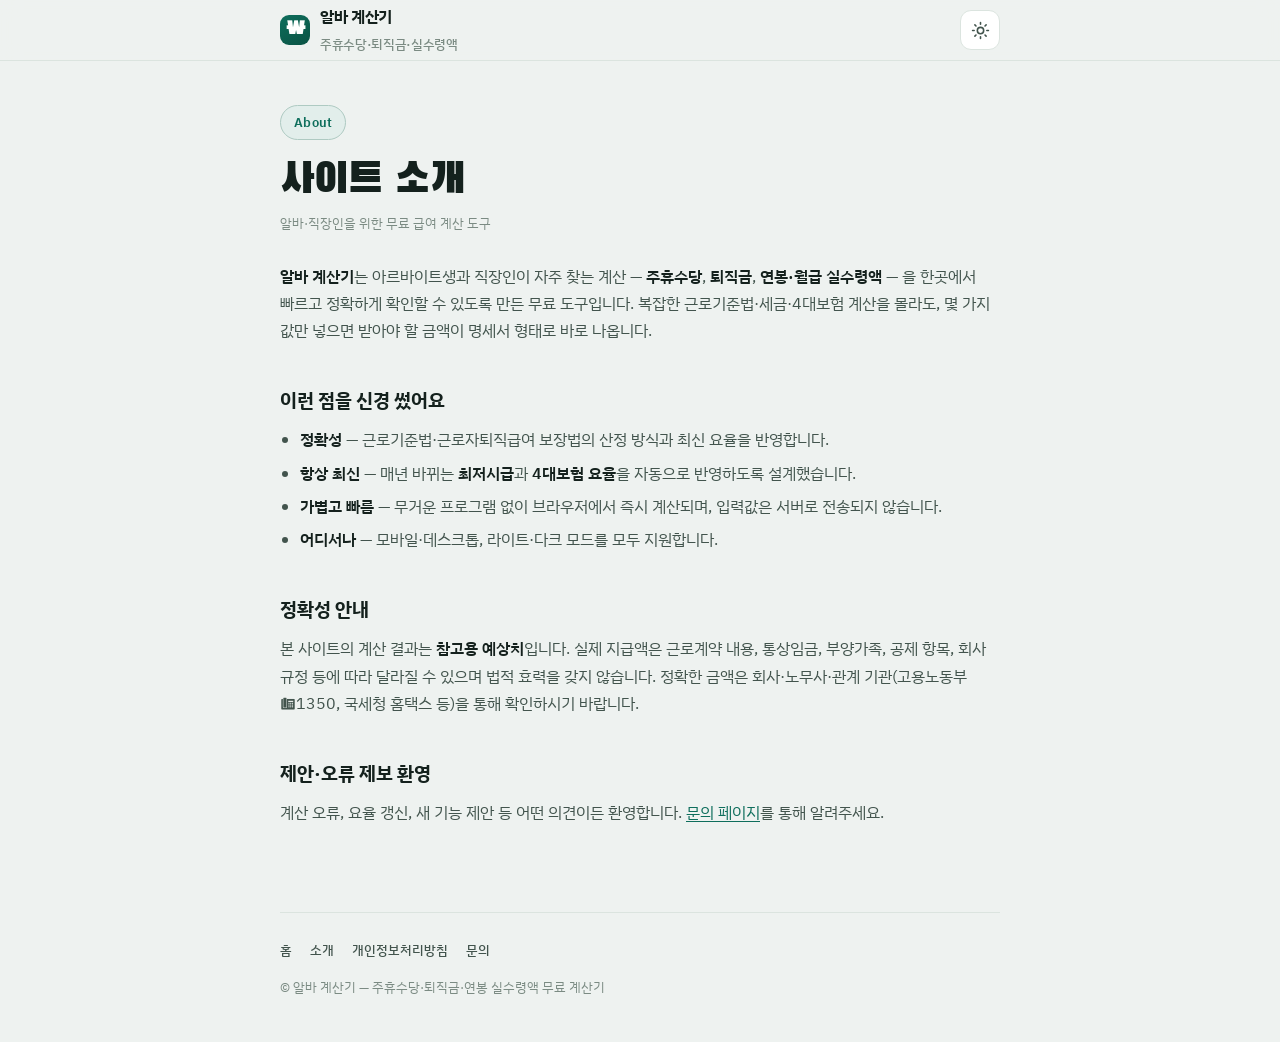
<file: about.html>
<!doctype html>
<html lang="ko">
<head>
<meta charset="utf-8">
<meta name="viewport" content="width=device-width, initial-scale=1, maximum-scale=1, user-scalable=no, viewport-fit=cover">
<script async src="https://www.googletagmanager.com/gtag/js?id=G-HWR331WSCX"></script>
<script>window.dataLayer=window.dataLayer||[];function gtag(){dataLayer.push(arguments);}gtag('js',new Date());gtag('config','G-HWR331WSCX');</script>
<title>사이트 소개 | 알바 계산기</title>
<meta name="description" content="주휴수당·퇴직금·연봉 실수령액을 빠르고 정확하게 계산하는 무료 도구. 최신 최저시급과 4대보험 요율을 자동 반영하며, 광고 없이도 가볍게 동작합니다.">
<meta name="robots" content="index, follow">
<link rel="canonical" href="https://ilopark.github.io/juhyu-site/about.html">
<link rel="preconnect" href="https://fonts.googleapis.com">
<link rel="preconnect" href="https://fonts.gstatic.com" crossorigin>
<link rel="stylesheet" href="https://fonts.googleapis.com/css2?family=Black+Han+Sans&family=IBM+Plex+Sans+KR:wght@400;500;600;700&display=swap">
<link rel="stylesheet" href="page.css">
<link rel="icon" href="favicon.svg" type="image/svg+xml">
<link rel="icon" href="favicon.ico" sizes="any">
<link rel="apple-touch-icon" href="apple-touch-icon.png">
</head>
<body>
<header class="top"><div class="wrap top-inner">
  <a class="brand" href="./"><span class="mark">₩</span><span>알바 계산기<br><small>주휴수당·퇴직금·실수령액</small></span></a>
  <span class="spacer"></span>
  <button class="theme-btn" id="themeBtn" aria-label="테마 전환" title="라이트/다크 전환">
    <svg class="sun" viewBox="0 0 24 24" fill="none" stroke="currentColor" stroke-width="2" stroke-linecap="round"><circle cx="12" cy="12" r="4"/><path d="M12 2v2M12 20v2M4.9 4.9l1.4 1.4M17.7 17.7l1.4 1.4M2 12h2M20 12h2M4.9 19.1l1.4-1.4M17.7 6.3l1.4-1.4"/></svg>
    <svg class="moon" viewBox="0 0 24 24" fill="none" stroke="currentColor" stroke-width="2" stroke-linecap="round" stroke-linejoin="round"><path d="M21 12.8A9 9 0 1 1 11.2 3a7 7 0 0 0 9.8 9.8z"/></svg>
  </button>
</div></header>

<main class="wrap">
  <div class="doc">
    <span class="eyebrow">About</span>
    <h1>사이트 소개</h1>
    <p class="updated">알바·직장인을 위한 무료 급여 계산 도구</p>

    <p><b>알바 계산기</b>는 아르바이트생과 직장인이 자주 찾는 계산 — <b>주휴수당</b>, <b>퇴직금</b>, <b>연봉·월급 실수령액</b> — 을 한곳에서 빠르고 정확하게 확인할 수 있도록 만든 무료 도구입니다. 복잡한 근로기준법·세금·4대보험 계산을 몰라도, 몇 가지 값만 넣으면 받아야 할 금액이 명세서 형태로 바로 나옵니다.</p>

    <h2>이런 점을 신경 썼어요</h2>
    <ul>
      <li><b>정확성</b> — 근로기준법·근로자퇴직급여 보장법의 산정 방식과 최신 요율을 반영합니다.</li>
      <li><b>항상 최신</b> — 매년 바뀌는 <b>최저시급</b>과 <b>4대보험 요율</b>을 자동으로 반영하도록 설계했습니다.</li>
      <li><b>가볍고 빠름</b> — 무거운 프로그램 없이 브라우저에서 즉시 계산되며, 입력값은 서버로 전송되지 않습니다.</li>
      <li><b>어디서나</b> — 모바일·데스크톱, 라이트·다크 모드를 모두 지원합니다.</li>
    </ul>

    <h2>정확성 안내</h2>
    <p>본 사이트의 계산 결과는 <b>참고용 예상치</b>입니다. 실제 지급액은 근로계약 내용, 통상임금, 부양가족, 공제 항목, 회사 규정 등에 따라 달라질 수 있으며 법적 효력을 갖지 않습니다. 정확한 금액은 회사·노무사·관계 기관(고용노동부 ☎1350, 국세청 홈택스 등)을 통해 확인하시기 바랍니다.</p>

    <h2>제안·오류 제보 환영</h2>
    <p>계산 오류, 요율 갱신, 새 기능 제안 등 어떤 의견이든 환영합니다. <a href="contact.html">문의 페이지</a>를 통해 알려주세요.</p>
  </div>

  <footer class="foot">
    <nav><a href="./">홈</a><a href="about.html">소개</a><a href="privacy.html">개인정보처리방침</a><a href="contact.html">문의</a></nav>
    © 알바 계산기 — 주휴수당·퇴직금·연봉 실수령액 무료 계산기
  </footer>
</main>

<script>document.getElementById('themeBtn').addEventListener('click',function(){var r=document.documentElement,c=r.getAttribute('data-theme');if(!c)c=matchMedia('(prefers-color-scheme:dark)').matches?'dark':'light';r.setAttribute('data-theme',c==='dark'?'light':'dark');});</script>
</body>
</html>
</file>
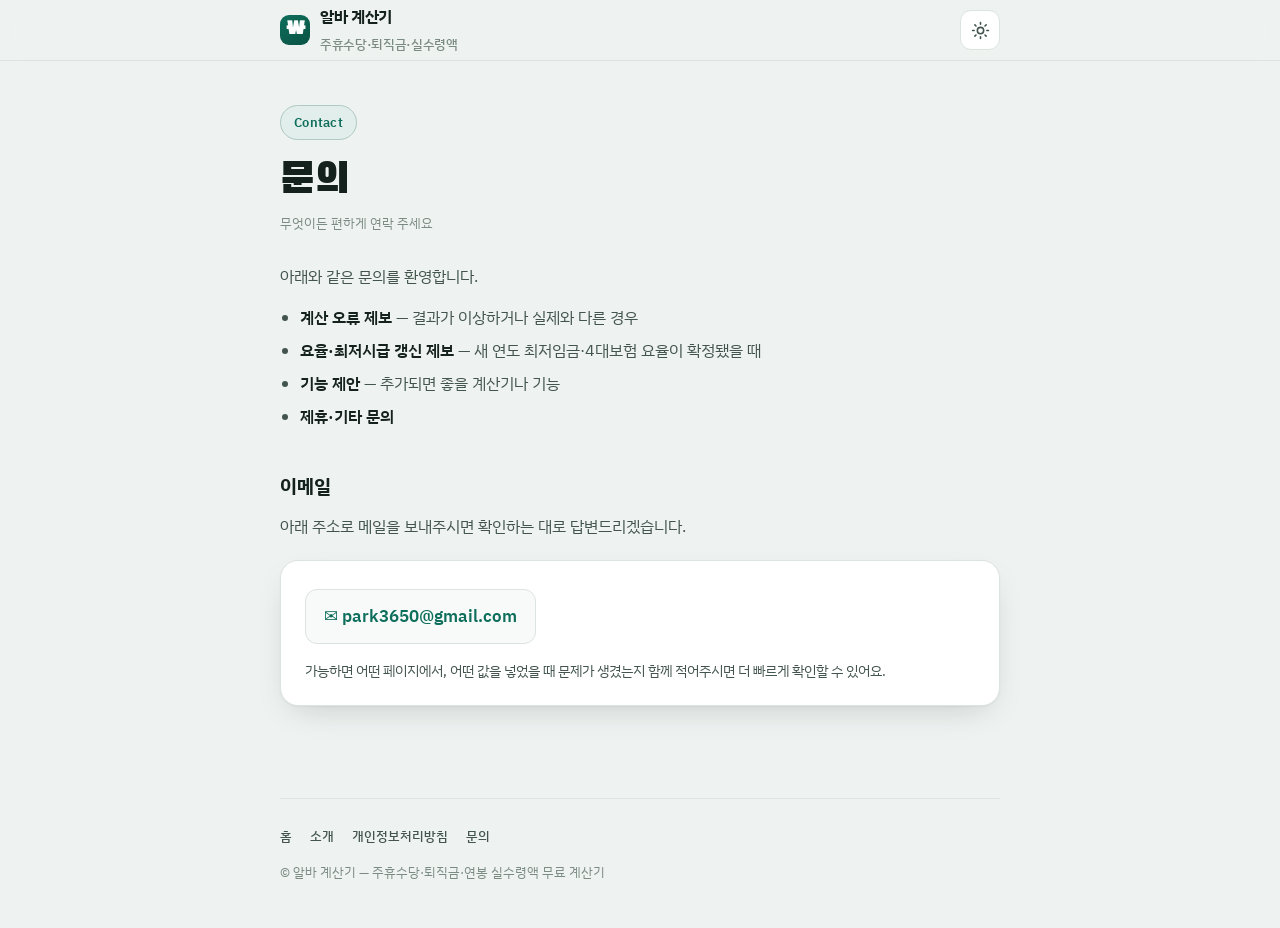
<file: contact.html>
<!doctype html>
<html lang="ko">
<head>
<meta charset="utf-8">
<meta name="viewport" content="width=device-width, initial-scale=1, maximum-scale=1, user-scalable=no, viewport-fit=cover">
<script async src="https://www.googletagmanager.com/gtag/js?id=G-HWR331WSCX"></script>
<script>window.dataLayer=window.dataLayer||[];function gtag(){dataLayer.push(arguments);}gtag('js',new Date());gtag('config','G-HWR331WSCX');</script>
<title>문의 | 알바 계산기</title>
<meta name="description" content="주휴수당·퇴직금·실수령액 계산기 문의 페이지. 계산 오류 제보, 요율 갱신, 기능 제안, 제휴 문의는 park3650@gmail.com으로 보내주세요.">
<meta name="robots" content="index, follow">
<link rel="canonical" href="https://ilopark.github.io/juhyu-site/contact.html">
<link rel="preconnect" href="https://fonts.googleapis.com">
<link rel="preconnect" href="https://fonts.gstatic.com" crossorigin>
<link rel="stylesheet" href="https://fonts.googleapis.com/css2?family=Black+Han+Sans&family=IBM+Plex+Sans+KR:wght@400;500;600;700&display=swap">
<link rel="stylesheet" href="page.css">
<link rel="icon" href="favicon.svg" type="image/svg+xml">
<link rel="icon" href="favicon.ico" sizes="any">
<link rel="apple-touch-icon" href="apple-touch-icon.png">
</head>
<body>
<header class="top"><div class="wrap top-inner">
  <a class="brand" href="./"><span class="mark">₩</span><span>알바 계산기<br><small>주휴수당·퇴직금·실수령액</small></span></a>
  <span class="spacer"></span>
  <button class="theme-btn" id="themeBtn" aria-label="테마 전환" title="라이트/다크 전환">
    <svg class="sun" viewBox="0 0 24 24" fill="none" stroke="currentColor" stroke-width="2" stroke-linecap="round"><circle cx="12" cy="12" r="4"/><path d="M12 2v2M12 20v2M4.9 4.9l1.4 1.4M17.7 17.7l1.4 1.4M2 12h2M20 12h2M4.9 19.1l1.4-1.4M17.7 6.3l1.4-1.4"/></svg>
    <svg class="moon" viewBox="0 0 24 24" fill="none" stroke="currentColor" stroke-width="2" stroke-linecap="round" stroke-linejoin="round"><path d="M21 12.8A9 9 0 1 1 11.2 3a7 7 0 0 0 9.8 9.8z"/></svg>
  </button>
</div></header>

<main class="wrap">
  <div class="doc">
    <span class="eyebrow">Contact</span>
    <h1>문의</h1>
    <p class="updated">무엇이든 편하게 연락 주세요</p>

    <p>아래와 같은 문의를 환영합니다.</p>
    <ul>
      <li><b>계산 오류 제보</b> — 결과가 이상하거나 실제와 다른 경우</li>
      <li><b>요율·최저시급 갱신 제보</b> — 새 연도 최저임금·4대보험 요율이 확정됐을 때</li>
      <li><b>기능 제안</b> — 추가되면 좋을 계산기나 기능</li>
      <li><b>제휴·기타 문의</b></li>
    </ul>

    <h2>이메일</h2>
    <p>아래 주소로 메일을 보내주시면 확인하는 대로 답변드리겠습니다.</p>
    <div class="card">
      <a class="mail" href="mailto:park3650@gmail.com?subject=%5B%EC%95%8C%EB%B0%94%20%EA%B3%84%EC%82%B0%EA%B8%B0%5D%20%EB%AC%B8%EC%9D%98">✉ park3650@gmail.com</a>
      <p style="margin:12px 0 0;font-size:13.5px">가능하면 어떤 페이지에서, 어떤 값을 넣었을 때 문제가 생겼는지 함께 적어주시면 더 빠르게 확인할 수 있어요.</p>
    </div>
  </div>

  <footer class="foot">
    <nav><a href="./">홈</a><a href="about.html">소개</a><a href="privacy.html">개인정보처리방침</a><a href="contact.html">문의</a></nav>
    © 알바 계산기 — 주휴수당·퇴직금·연봉 실수령액 무료 계산기
  </footer>
</main>

<script>document.getElementById('themeBtn').addEventListener('click',function(){var r=document.documentElement,c=r.getAttribute('data-theme');if(!c)c=matchMedia('(prefers-color-scheme:dark)').matches?'dark':'light';r.setAttribute('data-theme',c==='dark'?'light':'dark');});</script>
</body>
</html>
</file>
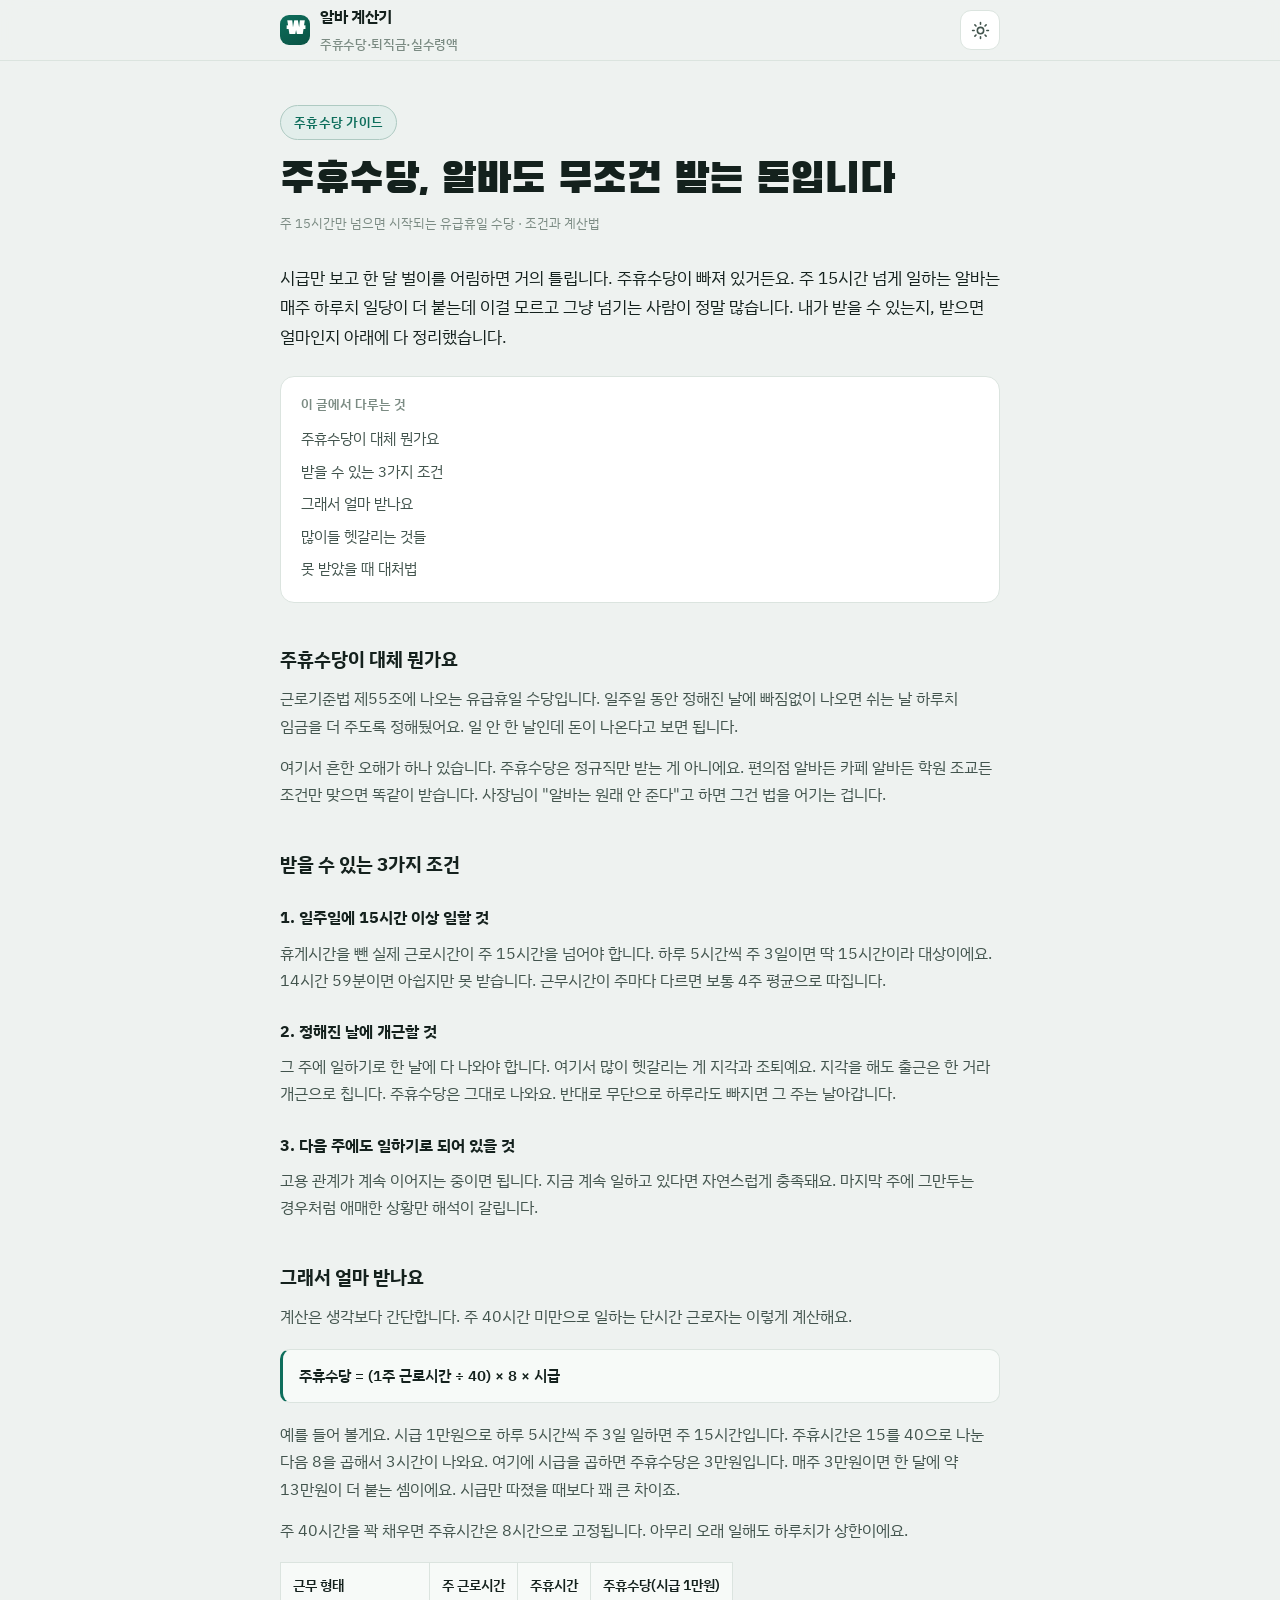
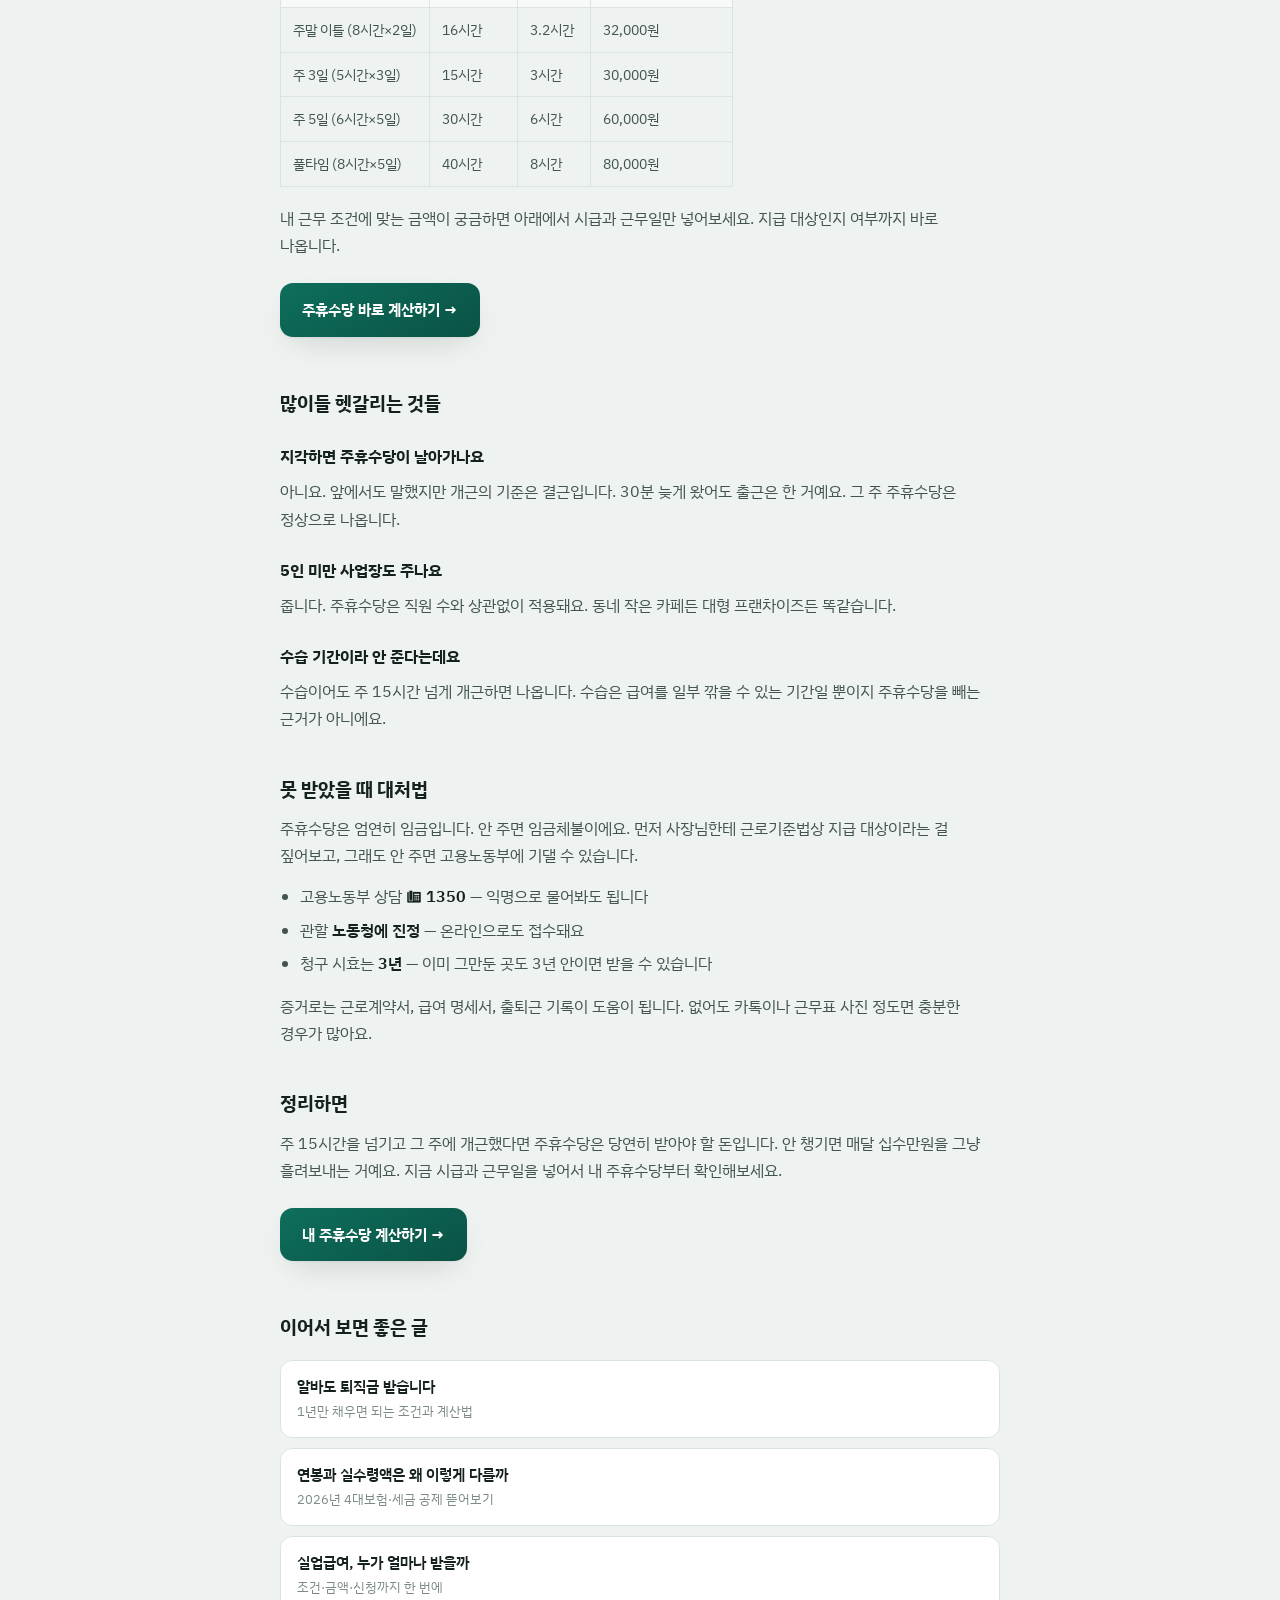
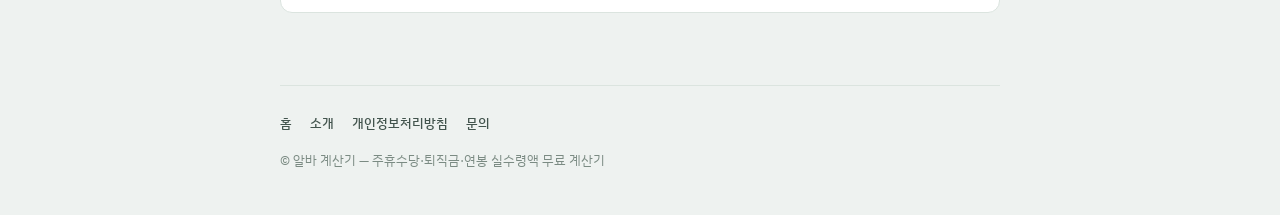
<file: guide-juhyusudang.html>
<!doctype html>
<html lang="ko">
<head>
<meta charset="utf-8">
<meta name="viewport" content="width=device-width, initial-scale=1, maximum-scale=1, user-scalable=no, viewport-fit=cover">
<script async src="https://www.googletagmanager.com/gtag/js?id=G-HWR331WSCX"></script>
<script>window.dataLayer=window.dataLayer||[];function gtag(){dataLayer.push(arguments);}gtag('js',new Date());gtag('config','G-HWR331WSCX');</script>
<title>주휴수당 조건과 계산법 총정리 | 알바도 받는 유급휴일 수당</title>
<meta name="description" content="주 15시간 넘게 일하는 알바라면 주휴수당을 받습니다. 지급 조건 3가지, 계산법과 예시, 지각·5인 미만 오해, 못 받았을 때 대처까지 한 번에 정리했습니다.">
<meta name="robots" content="index, follow">
<link rel="canonical" href="https://ilopark.github.io/juhyu-site/guide-juhyusudang.html">
<link rel="preconnect" href="https://fonts.googleapis.com">
<link rel="preconnect" href="https://fonts.gstatic.com" crossorigin>
<link rel="stylesheet" href="https://fonts.googleapis.com/css2?family=Black+Han+Sans&family=IBM+Plex+Sans+KR:wght@400;500;600;700&display=swap">
<link rel="stylesheet" href="page.css">
<link rel="icon" href="favicon.svg" type="image/svg+xml">
<link rel="icon" href="favicon.ico" sizes="any">
<link rel="apple-touch-icon" href="apple-touch-icon.png">
<script type="application/ld+json">
{"@context":"https://schema.org","@type":"FAQPage","mainEntity":[
{"@type":"Question","name":"주휴수당은 주 몇 시간부터 받나요?","acceptedAnswer":{"@type":"Answer","text":"휴게시간을 뺀 실제 근로시간이 일주일에 15시간 이상이면 대상입니다. 하루 5시간씩 주 3일이면 15시간이라 받을 수 있고, 14시간대면 받지 못합니다."}},
{"@type":"Question","name":"지각을 하면 주휴수당을 못 받나요?","acceptedAnswer":{"@type":"Answer","text":"아닙니다. 개근의 기준은 결근 여부입니다. 지각이나 조퇴를 해도 출근은 한 것이라 그 주 주휴수당은 그대로 나옵니다. 무단으로 하루 빠지면 그 주만 발생하지 않습니다."}},
{"@type":"Question","name":"5인 미만 사업장도 주휴수당을 주나요?","acceptedAnswer":{"@type":"Answer","text":"줍니다. 주휴수당은 사업장 규모와 상관없이 적용됩니다. 5인 미만이라 안 준다는 말은 근로기준법 위반입니다."}},
{"@type":"Question","name":"주휴수당을 못 받았으면 어떻게 하나요?","acceptedAnswer":{"@type":"Answer","text":"주휴수당은 임금이라 지급하지 않으면 임금체불입니다. 고용노동부 1350으로 상담하거나 관할 노동청에 진정할 수 있고, 청구 시효는 3년입니다."}}
]}
</script>
</head>
<body>
<header class="top"><div class="wrap top-inner">
  <a class="brand" href="./"><span class="mark">₩</span><span>알바 계산기<br><small>주휴수당·퇴직금·실수령액</small></span></a>
  <span class="spacer"></span>
  <button class="theme-btn" id="themeBtn" aria-label="테마 전환" title="라이트/다크 전환">
    <svg class="sun" viewBox="0 0 24 24" fill="none" stroke="currentColor" stroke-width="2" stroke-linecap="round"><circle cx="12" cy="12" r="4"/><path d="M12 2v2M12 20v2M4.9 4.9l1.4 1.4M17.7 17.7l1.4 1.4M2 12h2M20 12h2M4.9 19.1l1.4-1.4M17.7 6.3l1.4-1.4"/></svg>
    <svg class="moon" viewBox="0 0 24 24" fill="none" stroke="currentColor" stroke-width="2" stroke-linecap="round" stroke-linejoin="round"><path d="M21 12.8A9 9 0 1 1 11.2 3a7 7 0 0 0 9.8 9.8z"/></svg>
  </button>
</div></header>

<main class="wrap">
  <article class="doc">
    <span class="eyebrow">주휴수당 가이드</span>
    <h1>주휴수당, 알바도 무조건 받는 돈입니다</h1>
    <p class="updated">주 15시간만 넘으면 시작되는 유급휴일 수당 · 조건과 계산법</p>

    <p class="lead">시급만 보고 한 달 벌이를 어림하면 거의 틀립니다. 주휴수당이 빠져 있거든요. 주 15시간 넘게 일하는 알바는 매주 하루치 일당이 더 붙는데 이걸 모르고 그냥 넘기는 사람이 정말 많습니다. 내가 받을 수 있는지, 받으면 얼마인지 아래에 다 정리했습니다.</p>

    <div class="toc"><strong>이 글에서 다루는 것</strong>
      <a href="#what">주휴수당이 대체 뭔가요</a>
      <a href="#cond">받을 수 있는 3가지 조건</a>
      <a href="#calc">그래서 얼마 받나요</a>
      <a href="#myth">많이들 헷갈리는 것들</a>
      <a href="#unpaid">못 받았을 때 대처법</a>
    </div>

    <h2 id="what">주휴수당이 대체 뭔가요</h2>
    <p>근로기준법 제55조에 나오는 유급휴일 수당입니다. 일주일 동안 정해진 날에 빠짐없이 나오면 쉬는 날 하루치 임금을 더 주도록 정해뒀어요. 일 안 한 날인데 돈이 나온다고 보면 됩니다.</p>
    <p>여기서 흔한 오해가 하나 있습니다. 주휴수당은 정규직만 받는 게 아니에요. 편의점 알바든 카페 알바든 학원 조교든 조건만 맞으면 똑같이 받습니다. 사장님이 "알바는 원래 안 준다"고 하면 그건 법을 어기는 겁니다.</p>

    <h2 id="cond">받을 수 있는 3가지 조건</h2>
    <h3>1. 일주일에 15시간 이상 일할 것</h3>
    <p>휴게시간을 뺀 실제 근로시간이 주 15시간을 넘어야 합니다. 하루 5시간씩 주 3일이면 딱 15시간이라 대상이에요. 14시간 59분이면 아쉽지만 못 받습니다. 근무시간이 주마다 다르면 보통 4주 평균으로 따집니다.</p>
    <h3>2. 정해진 날에 개근할 것</h3>
    <p>그 주에 일하기로 한 날에 다 나와야 합니다. 여기서 많이 헷갈리는 게 지각과 조퇴예요. 지각을 해도 출근은 한 거라 개근으로 칩니다. 주휴수당은 그대로 나와요. 반대로 무단으로 하루라도 빠지면 그 주는 날아갑니다.</p>
    <h3>3. 다음 주에도 일하기로 되어 있을 것</h3>
    <p>고용 관계가 계속 이어지는 중이면 됩니다. 지금 계속 일하고 있다면 자연스럽게 충족돼요. 마지막 주에 그만두는 경우처럼 애매한 상황만 해석이 갈립니다.</p>

    <h2 id="calc">그래서 얼마 받나요</h2>
    <p>계산은 생각보다 간단합니다. 주 40시간 미만으로 일하는 단시간 근로자는 이렇게 계산해요.</p>
    <div class="tip"><b>주휴수당 = (1주 근로시간 ÷ 40) × 8 × 시급</b></div>
    <p>예를 들어 볼게요. 시급 1만원으로 하루 5시간씩 주 3일 일하면 주 15시간입니다. 주휴시간은 15를 40으로 나눈 다음 8을 곱해서 3시간이 나와요. 여기에 시급을 곱하면 주휴수당은 3만원입니다. 매주 3만원이면 한 달에 약 13만원이 더 붙는 셈이에요. 시급만 따졌을 때보다 꽤 큰 차이죠.</p>
    <p>주 40시간을 꽉 채우면 주휴시간은 8시간으로 고정됩니다. 아무리 오래 일해도 하루치가 상한이에요.</p>
    <table>
      <tr><th>근무 형태</th><th>주 근로시간</th><th>주휴시간</th><th>주휴수당(시급 1만원)</th></tr>
      <tr><td>주말 이틀 (8시간×2일)</td><td>16시간</td><td>3.2시간</td><td>32,000원</td></tr>
      <tr><td>주 3일 (5시간×3일)</td><td>15시간</td><td>3시간</td><td>30,000원</td></tr>
      <tr><td>주 5일 (6시간×5일)</td><td>30시간</td><td>6시간</td><td>60,000원</td></tr>
      <tr><td>풀타임 (8시간×5일)</td><td>40시간</td><td>8시간</td><td>80,000원</td></tr>
    </table>
    <p>내 근무 조건에 맞는 금액이 궁금하면 아래에서 시급과 근무일만 넣어보세요. 지급 대상인지 여부까지 바로 나옵니다.</p>
    <a class="cta" href="./#tool-juhyu">주휴수당 바로 계산하기 →</a>

    <h2 id="myth">많이들 헷갈리는 것들</h2>
    <h3>지각하면 주휴수당이 날아가나요</h3>
    <p>아니요. 앞에서도 말했지만 개근의 기준은 결근입니다. 30분 늦게 왔어도 출근은 한 거예요. 그 주 주휴수당은 정상으로 나옵니다.</p>
    <h3>5인 미만 사업장도 주나요</h3>
    <p>줍니다. 주휴수당은 직원 수와 상관없이 적용돼요. 동네 작은 카페든 대형 프랜차이즈든 똑같습니다.</p>
    <h3>수습 기간이라 안 준다는데요</h3>
    <p>수습이어도 주 15시간 넘게 개근하면 나옵니다. 수습은 급여를 일부 깎을 수 있는 기간일 뿐이지 주휴수당을 빼는 근거가 아니에요.</p>

    <h2 id="unpaid">못 받았을 때 대처법</h2>
    <p>주휴수당은 엄연히 임금입니다. 안 주면 임금체불이에요. 먼저 사장님한테 근로기준법상 지급 대상이라는 걸 짚어보고, 그래도 안 주면 고용노동부에 기댈 수 있습니다.</p>
    <ul>
      <li>고용노동부 상담 <b>☎ 1350</b> — 익명으로 물어봐도 됩니다</li>
      <li>관할 <b>노동청에 진정</b> — 온라인으로도 접수돼요</li>
      <li>청구 시효는 <b>3년</b> — 이미 그만둔 곳도 3년 안이면 받을 수 있습니다</li>
    </ul>
    <p>증거로는 근로계약서, 급여 명세서, 출퇴근 기록이 도움이 됩니다. 없어도 카톡이나 근무표 사진 정도면 충분한 경우가 많아요.</p>

    <h2>정리하면</h2>
    <p>주 15시간을 넘기고 그 주에 개근했다면 주휴수당은 당연히 받아야 할 돈입니다. 안 챙기면 매달 십수만원을 그냥 흘려보내는 거예요. 지금 시급과 근무일을 넣어서 내 주휴수당부터 확인해보세요.</p>
    <a class="cta" href="./#tool-juhyu">내 주휴수당 계산하기 →</a>

    <h2>이어서 보면 좋은 글</h2>
    <div class="more">
      <a href="guide-toejikgeum.html">알바도 퇴직금 받습니다<span>1년만 채우면 되는 조건과 계산법</span></a>
      <a href="guide-silsuryeong.html">연봉과 실수령액은 왜 이렇게 다를까<span>2026년 4대보험·세금 공제 뜯어보기</span></a>
      <a href="guide-silupgeupyeo.html">실업급여, 누가 얼마나 받을까<span>조건·금액·신청까지 한 번에</span></a>
    </div>
  </article>

  <footer class="foot">
    <nav><a href="./">홈</a><a href="about.html">소개</a><a href="privacy.html">개인정보처리방침</a><a href="contact.html">문의</a></nav>
    © 알바 계산기 — 주휴수당·퇴직금·연봉 실수령액 무료 계산기
  </footer>
</main>

<script>document.getElementById('themeBtn').addEventListener('click',function(){var r=document.documentElement,c=r.getAttribute('data-theme');if(!c)c=matchMedia('(prefers-color-scheme:dark)').matches?'dark':'light';r.setAttribute('data-theme',c==='dark'?'light':'dark');});</script>
</body>
</html>
</file>
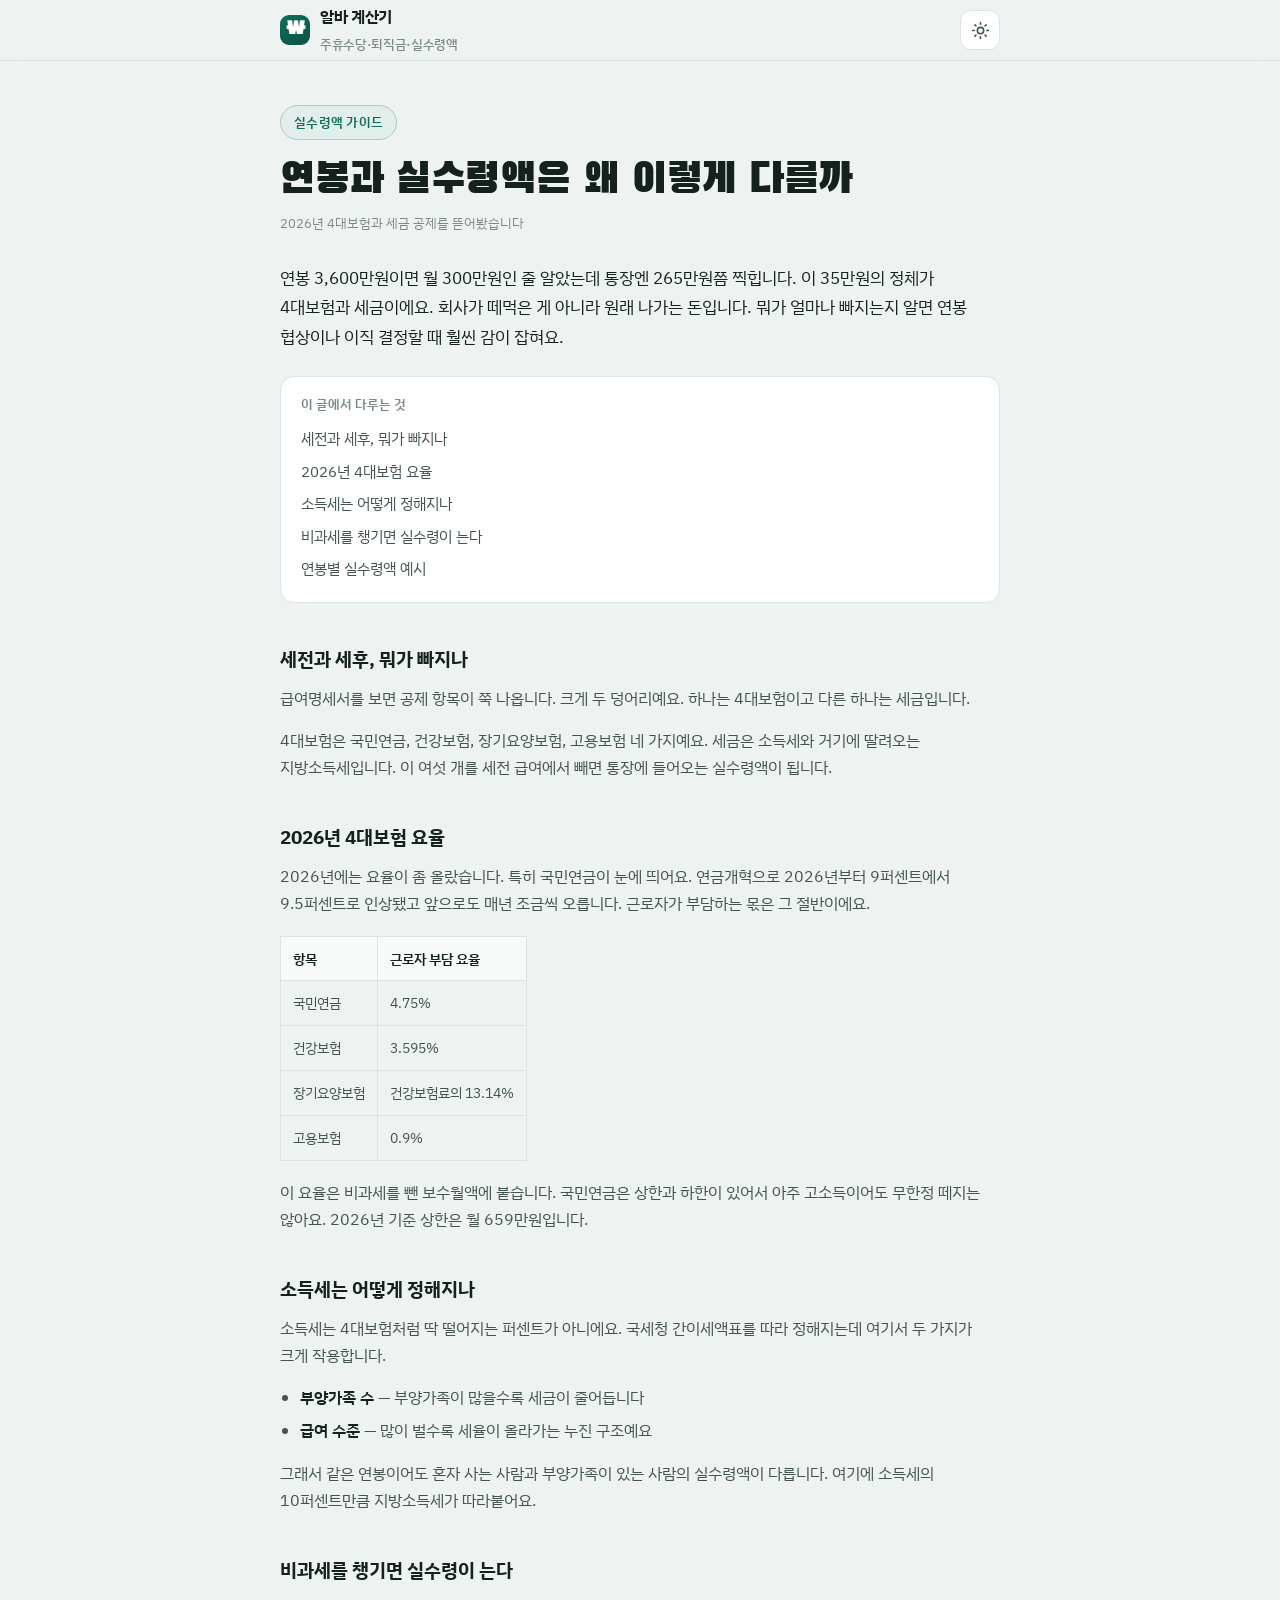
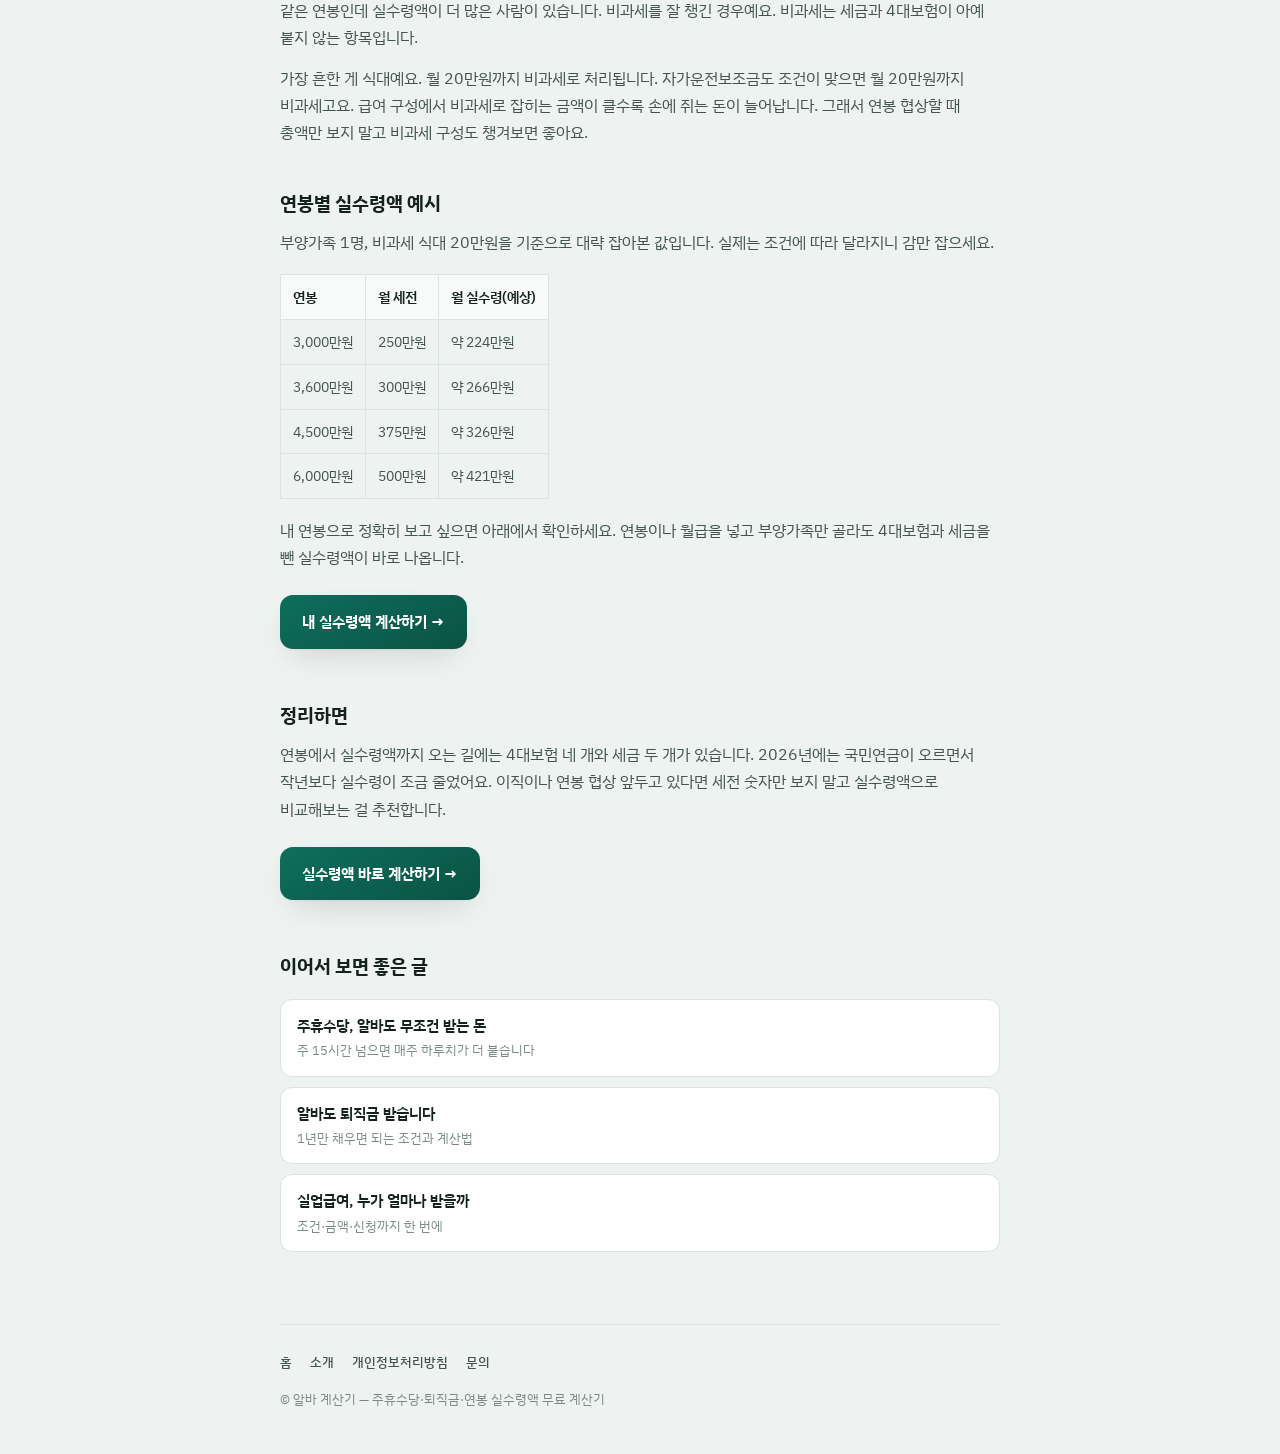
<file: guide-silsuryeong.html>
<!doctype html>
<html lang="ko">
<head>
<meta charset="utf-8">
<meta name="viewport" content="width=device-width, initial-scale=1, maximum-scale=1, user-scalable=no, viewport-fit=cover">
<script async src="https://www.googletagmanager.com/gtag/js?id=G-HWR331WSCX"></script>
<script>window.dataLayer=window.dataLayer||[];function gtag(){dataLayer.push(arguments);}gtag('js',new Date());gtag('config','G-HWR331WSCX');</script>
<title>연봉 실수령액 계산하는 법 | 2026년 4대보험·세금 공제 정리</title>
<meta name="description" content="연봉과 통장에 찍히는 실수령액이 다른 이유. 2026년 4대보험 요율과 소득세 공제 구조, 비과세 활용, 연봉별 실수령액 예시까지 알기 쉽게 풀었습니다.">
<meta name="robots" content="index, follow">
<link rel="canonical" href="https://ilopark.github.io/juhyu-site/guide-silsuryeong.html">
<link rel="preconnect" href="https://fonts.googleapis.com">
<link rel="preconnect" href="https://fonts.gstatic.com" crossorigin>
<link rel="stylesheet" href="https://fonts.googleapis.com/css2?family=Black+Han+Sans&family=IBM+Plex+Sans+KR:wght@400;500;600;700&display=swap">
<link rel="stylesheet" href="page.css">
<link rel="icon" href="favicon.svg" type="image/svg+xml">
<link rel="icon" href="favicon.ico" sizes="any">
<link rel="apple-touch-icon" href="apple-touch-icon.png">
<script type="application/ld+json">
{"@context":"https://schema.org","@type":"FAQPage","mainEntity":[
{"@type":"Question","name":"2026년 4대보험 요율은 얼마인가요?","acceptedAnswer":{"@type":"Answer","text":"근로자 부담 기준으로 국민연금 4.75퍼센트, 건강보험 3.595퍼센트, 장기요양보험은 건강보험료의 13.14퍼센트, 고용보험 0.9퍼센트입니다. 국민연금은 연금개혁으로 2026년부터 9퍼센트에서 9.5퍼센트로 올랐습니다."}},
{"@type":"Question","name":"연봉에서 실수령액은 대략 몇 퍼센트인가요?","acceptedAnswer":{"@type":"Answer","text":"부양가족과 비과세에 따라 다르지만 4대보험과 소득세를 빼면 대체로 세전의 82에서 90퍼센트 사이가 손에 들어옵니다. 연봉이 높을수록 세율이 올라 실수령 비율은 낮아집니다."}},
{"@type":"Question","name":"비과세액은 무엇이고 왜 중요한가요?","acceptedAnswer":{"@type":"Answer","text":"식대나 자가운전보조금처럼 세금과 4대보험이 붙지 않는 항목입니다. 식대는 월 20만원까지 비과세라 같은 급여라도 비과세가 많을수록 실수령액이 늘어납니다."}},
{"@type":"Question","name":"왜 실수령액 계산기마다 값이 조금씩 다른가요?","acceptedAnswer":{"@type":"Answer","text":"매달 떼는 소득세는 간이세액표로 미리 걷는 방식이라 계산기마다 조금씩 차이가 납니다. 최종 세금은 연말정산에서 정산되므로 계산기 값은 예상치로 보면 됩니다."}}
]}
</script>
</head>
<body>
<header class="top"><div class="wrap top-inner">
  <a class="brand" href="./"><span class="mark">₩</span><span>알바 계산기<br><small>주휴수당·퇴직금·실수령액</small></span></a>
  <span class="spacer"></span>
  <button class="theme-btn" id="themeBtn" aria-label="테마 전환" title="라이트/다크 전환">
    <svg class="sun" viewBox="0 0 24 24" fill="none" stroke="currentColor" stroke-width="2" stroke-linecap="round"><circle cx="12" cy="12" r="4"/><path d="M12 2v2M12 20v2M4.9 4.9l1.4 1.4M17.7 17.7l1.4 1.4M2 12h2M20 12h2M4.9 19.1l1.4-1.4M17.7 6.3l1.4-1.4"/></svg>
    <svg class="moon" viewBox="0 0 24 24" fill="none" stroke="currentColor" stroke-width="2" stroke-linecap="round" stroke-linejoin="round"><path d="M21 12.8A9 9 0 1 1 11.2 3a7 7 0 0 0 9.8 9.8z"/></svg>
  </button>
</div></header>

<main class="wrap">
  <article class="doc">
    <span class="eyebrow">실수령액 가이드</span>
    <h1>연봉과 실수령액은 왜 이렇게 다를까</h1>
    <p class="updated">2026년 4대보험과 세금 공제를 뜯어봤습니다</p>

    <p class="lead">연봉 3,600만원이면 월 300만원인 줄 알았는데 통장엔 265만원쯤 찍힙니다. 이 35만원의 정체가 4대보험과 세금이에요. 회사가 떼먹은 게 아니라 원래 나가는 돈입니다. 뭐가 얼마나 빠지는지 알면 연봉 협상이나 이직 결정할 때 훨씬 감이 잡혀요.</p>

    <div class="toc"><strong>이 글에서 다루는 것</strong>
      <a href="#gap">세전과 세후, 뭐가 빠지나</a>
      <a href="#four">2026년 4대보험 요율</a>
      <a href="#tax">소득세는 어떻게 정해지나</a>
      <a href="#nontax">비과세를 챙기면 실수령이 는다</a>
      <a href="#example">연봉별 실수령액 예시</a>
    </div>

    <h2 id="gap">세전과 세후, 뭐가 빠지나</h2>
    <p>급여명세서를 보면 공제 항목이 쭉 나옵니다. 크게 두 덩어리예요. 하나는 4대보험이고 다른 하나는 세금입니다.</p>
    <p>4대보험은 국민연금, 건강보험, 장기요양보험, 고용보험 네 가지예요. 세금은 소득세와 거기에 딸려오는 지방소득세입니다. 이 여섯 개를 세전 급여에서 빼면 통장에 들어오는 실수령액이 됩니다.</p>

    <h2 id="four">2026년 4대보험 요율</h2>
    <p>2026년에는 요율이 좀 올랐습니다. 특히 국민연금이 눈에 띄어요. 연금개혁으로 2026년부터 9퍼센트에서 9.5퍼센트로 인상됐고 앞으로도 매년 조금씩 오릅니다. 근로자가 부담하는 몫은 그 절반이에요.</p>
    <table>
      <tr><th>항목</th><th>근로자 부담 요율</th></tr>
      <tr><td>국민연금</td><td>4.75%</td></tr>
      <tr><td>건강보험</td><td>3.595%</td></tr>
      <tr><td>장기요양보험</td><td>건강보험료의 13.14%</td></tr>
      <tr><td>고용보험</td><td>0.9%</td></tr>
    </table>
    <p>이 요율은 비과세를 뺀 보수월액에 붙습니다. 국민연금은 상한과 하한이 있어서 아주 고소득이어도 무한정 떼지는 않아요. 2026년 기준 상한은 월 659만원입니다.</p>

    <h2 id="tax">소득세는 어떻게 정해지나</h2>
    <p>소득세는 4대보험처럼 딱 떨어지는 퍼센트가 아니에요. 국세청 간이세액표를 따라 정해지는데 여기서 두 가지가 크게 작용합니다.</p>
    <ul>
      <li><b>부양가족 수</b> — 부양가족이 많을수록 세금이 줄어듭니다</li>
      <li><b>급여 수준</b> — 많이 벌수록 세율이 올라가는 누진 구조예요</li>
    </ul>
    <p>그래서 같은 연봉이어도 혼자 사는 사람과 부양가족이 있는 사람의 실수령액이 다릅니다. 여기에 소득세의 10퍼센트만큼 지방소득세가 따라붙어요.</p>

    <h2 id="nontax">비과세를 챙기면 실수령이 는다</h2>
    <p>같은 연봉인데 실수령액이 더 많은 사람이 있습니다. 비과세를 잘 챙긴 경우예요. 비과세는 세금과 4대보험이 아예 붙지 않는 항목입니다.</p>
    <p>가장 흔한 게 식대예요. 월 20만원까지 비과세로 처리됩니다. 자가운전보조금도 조건이 맞으면 월 20만원까지 비과세고요. 급여 구성에서 비과세로 잡히는 금액이 클수록 손에 쥐는 돈이 늘어납니다. 그래서 연봉 협상할 때 총액만 보지 말고 비과세 구성도 챙겨보면 좋아요.</p>

    <h2 id="example">연봉별 실수령액 예시</h2>
    <p>부양가족 1명, 비과세 식대 20만원을 기준으로 대략 잡아본 값입니다. 실제는 조건에 따라 달라지니 감만 잡으세요.</p>
    <table>
      <tr><th>연봉</th><th>월 세전</th><th>월 실수령(예상)</th></tr>
      <tr><td>3,000만원</td><td>250만원</td><td>약 224만원</td></tr>
      <tr><td>3,600만원</td><td>300만원</td><td>약 266만원</td></tr>
      <tr><td>4,500만원</td><td>375만원</td><td>약 326만원</td></tr>
      <tr><td>6,000만원</td><td>500만원</td><td>약 421만원</td></tr>
    </table>
    <p>내 연봉으로 정확히 보고 싶으면 아래에서 확인하세요. 연봉이나 월급을 넣고 부양가족만 골라도 4대보험과 세금을 뺀 실수령액이 바로 나옵니다.</p>
    <a class="cta" href="./#tool-salary">내 실수령액 계산하기 →</a>

    <h2>정리하면</h2>
    <p>연봉에서 실수령액까지 오는 길에는 4대보험 네 개와 세금 두 개가 있습니다. 2026년에는 국민연금이 오르면서 작년보다 실수령이 조금 줄었어요. 이직이나 연봉 협상 앞두고 있다면 세전 숫자만 보지 말고 실수령액으로 비교해보는 걸 추천합니다.</p>
    <a class="cta" href="./#tool-salary">실수령액 바로 계산하기 →</a>

    <h2>이어서 보면 좋은 글</h2>
    <div class="more">
      <a href="guide-juhyusudang.html">주휴수당, 알바도 무조건 받는 돈<span>주 15시간 넘으면 매주 하루치가 더 붙습니다</span></a>
      <a href="guide-toejikgeum.html">알바도 퇴직금 받습니다<span>1년만 채우면 되는 조건과 계산법</span></a>
      <a href="guide-silupgeupyeo.html">실업급여, 누가 얼마나 받을까<span>조건·금액·신청까지 한 번에</span></a>
    </div>
  </article>

  <footer class="foot">
    <nav><a href="./">홈</a><a href="about.html">소개</a><a href="privacy.html">개인정보처리방침</a><a href="contact.html">문의</a></nav>
    © 알바 계산기 — 주휴수당·퇴직금·연봉 실수령액 무료 계산기
  </footer>
</main>

<script>document.getElementById('themeBtn').addEventListener('click',function(){var r=document.documentElement,c=r.getAttribute('data-theme');if(!c)c=matchMedia('(prefers-color-scheme:dark)').matches?'dark':'light';r.setAttribute('data-theme',c==='dark'?'light':'dark');});</script>
</body>
</html>
</file>
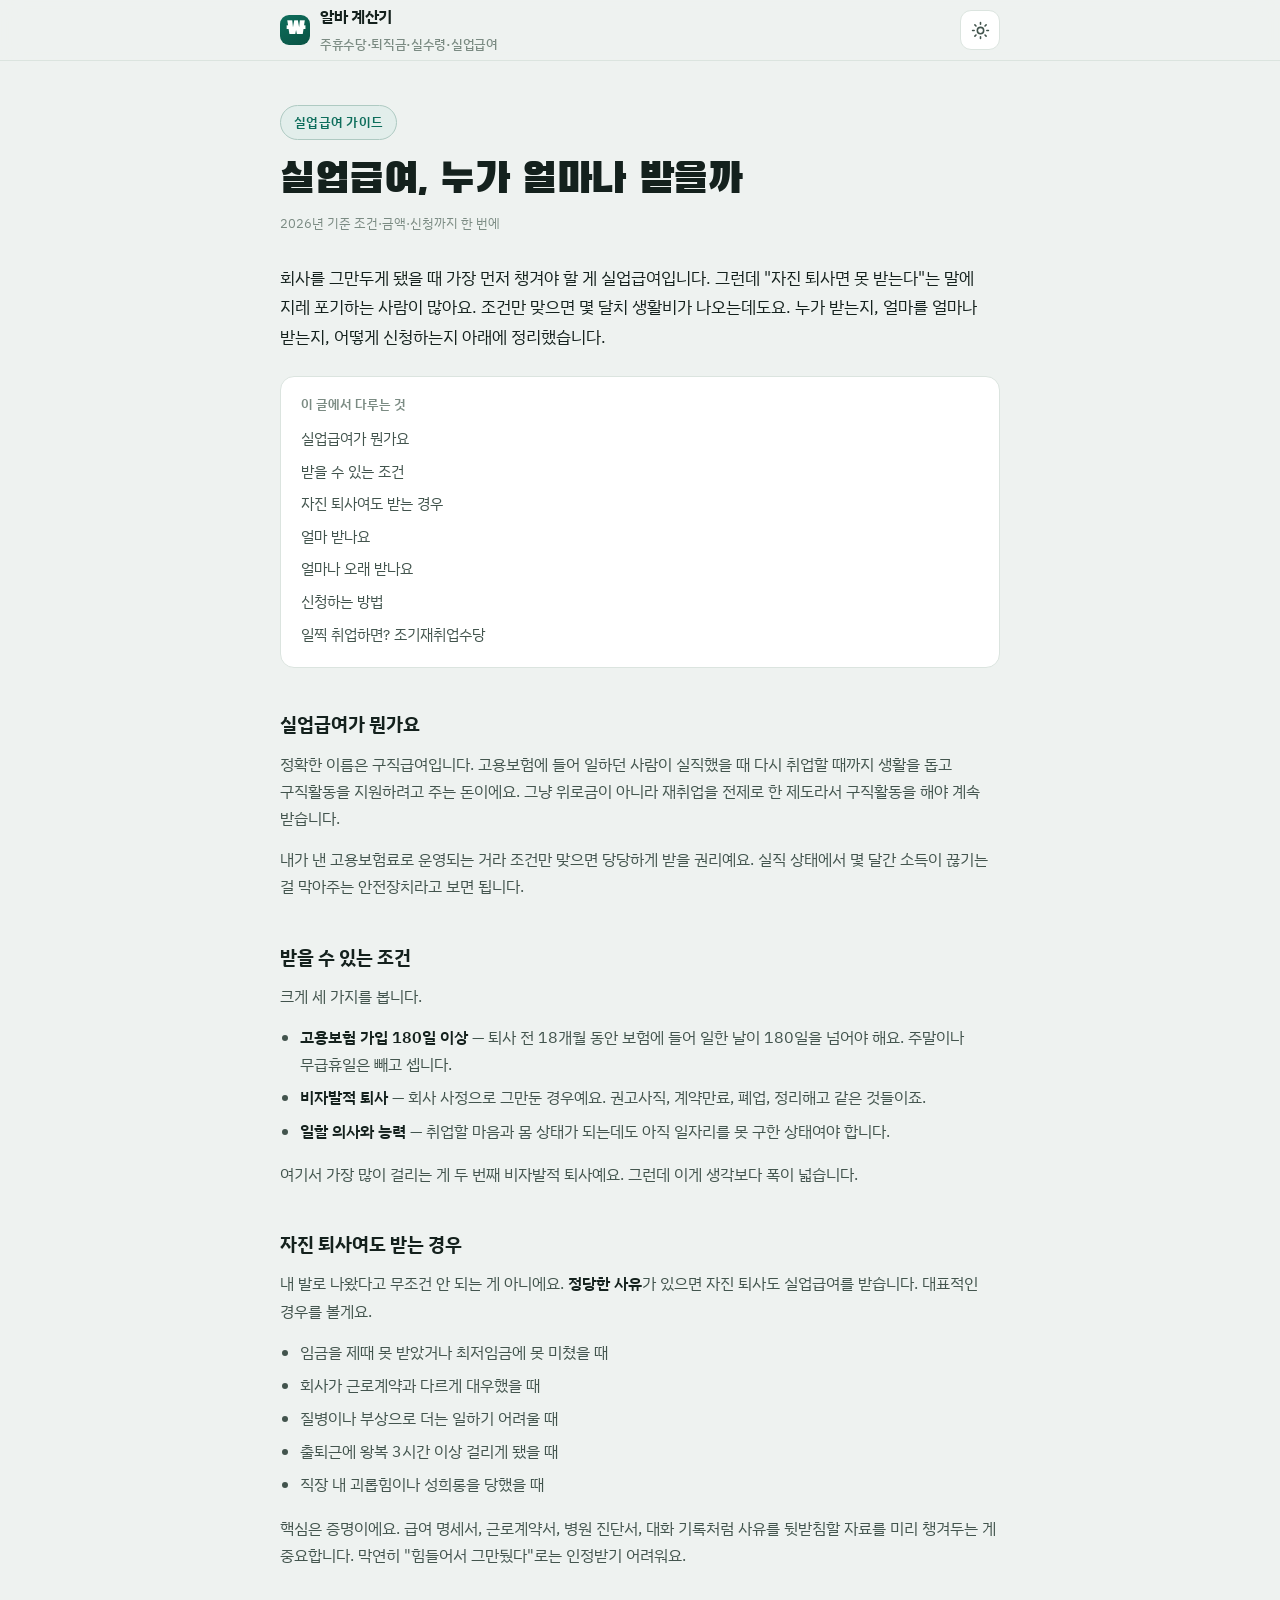
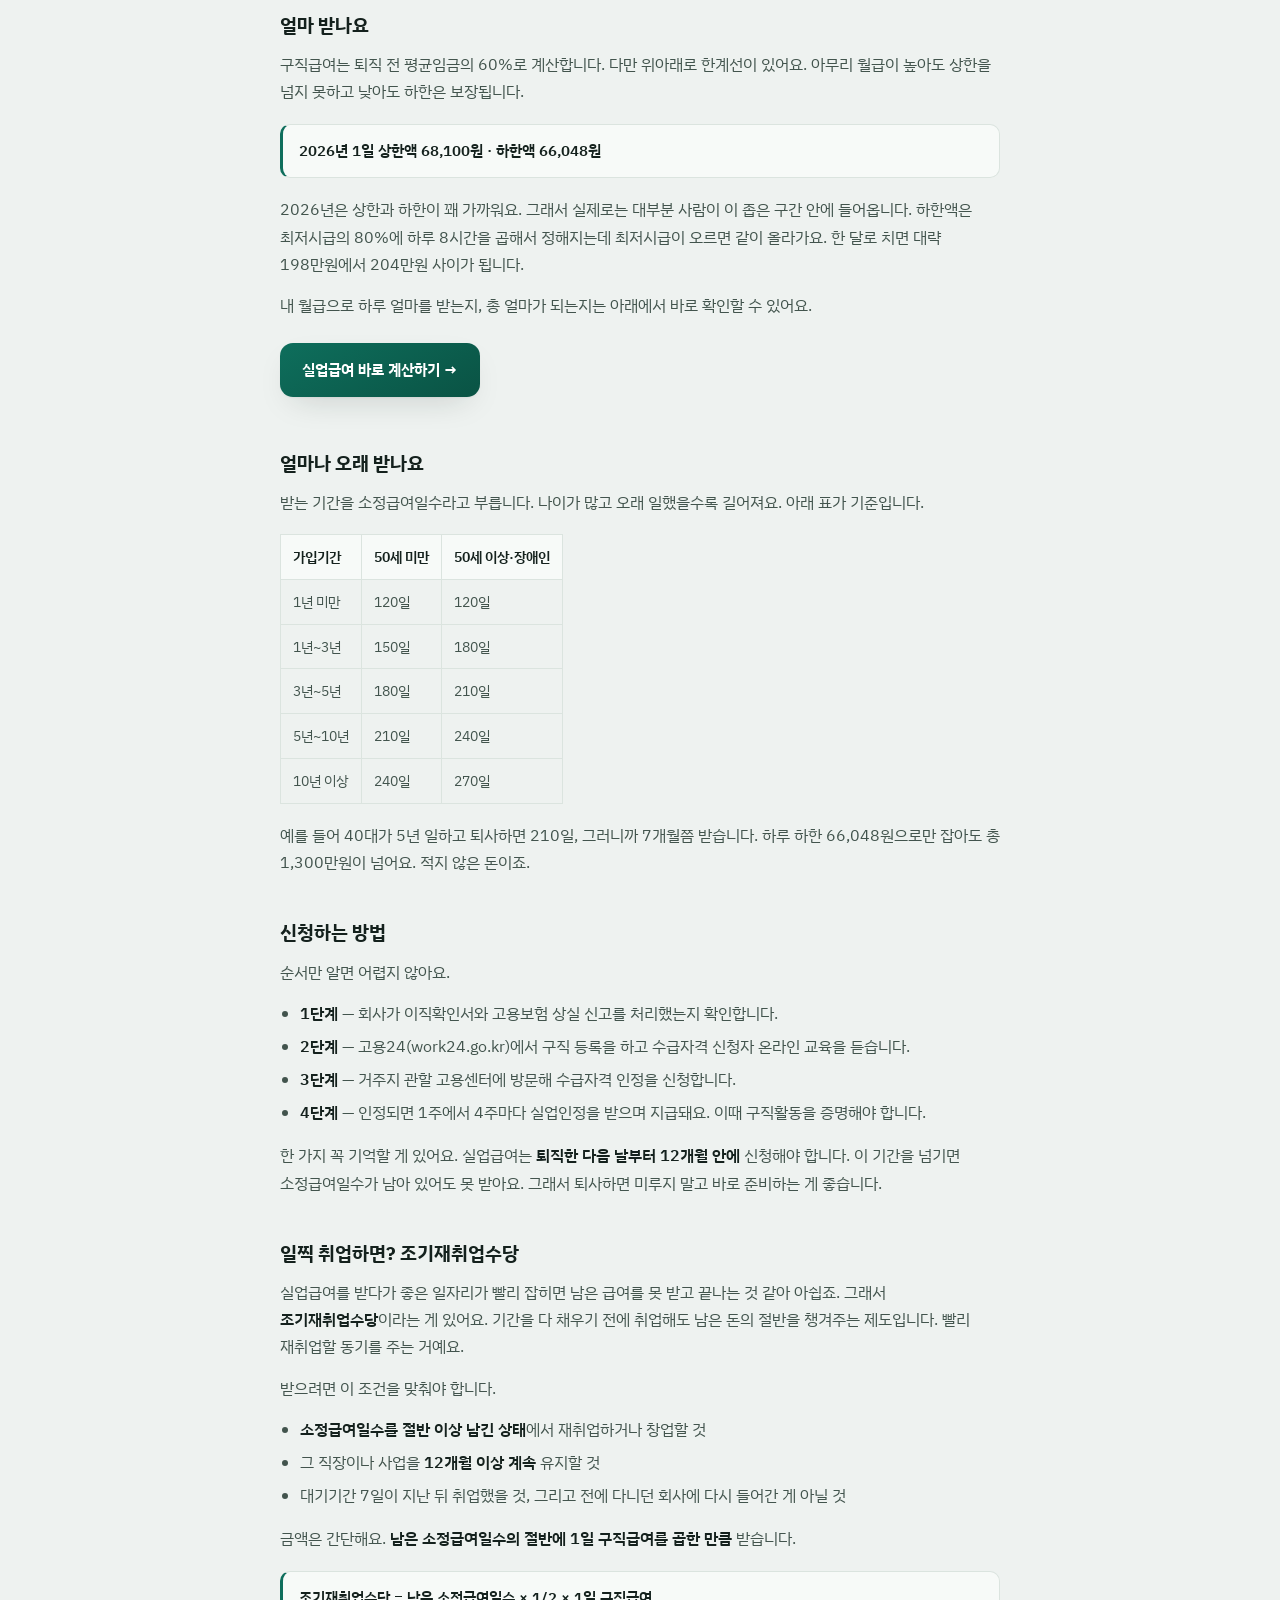
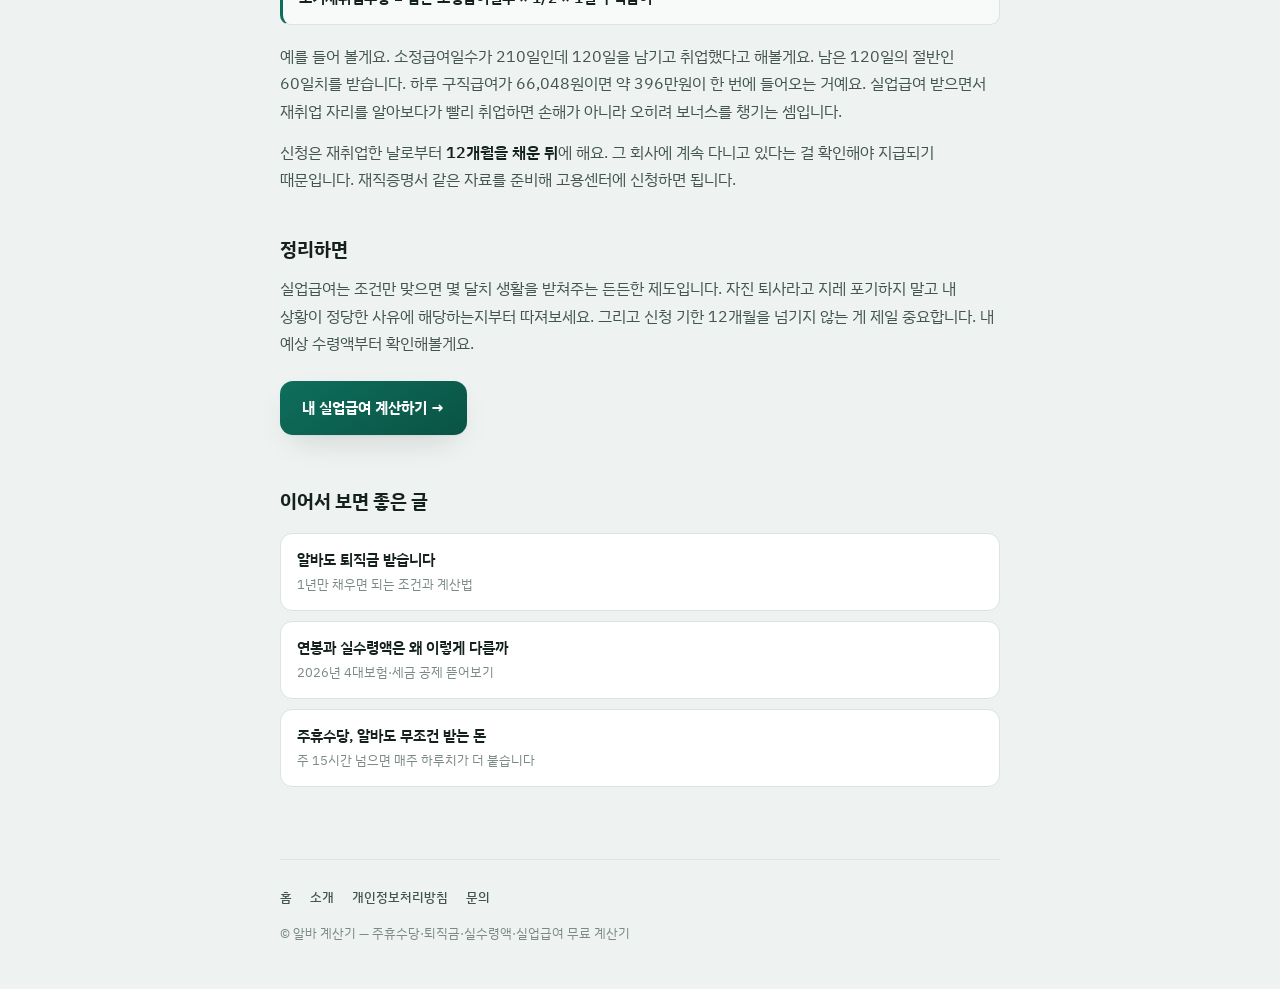
<file: guide-silupgeupyeo.html>
<!doctype html>
<html lang="ko">
<head>
<meta charset="utf-8">
<meta name="viewport" content="width=device-width, initial-scale=1, maximum-scale=1, user-scalable=no, viewport-fit=cover">
<script async src="https://www.googletagmanager.com/gtag/js?id=G-HWR331WSCX"></script>
<script>window.dataLayer=window.dataLayer||[];function gtag(){dataLayer.push(arguments);}gtag('js',new Date());gtag('config','G-HWR331WSCX');</script>
<title>실업급여 조건과 금액, 신청까지 | 2026년 구직급여 총정리</title>
<meta name="description" content="실업급여는 누가 얼마나 받을까. 2026년 상한액 68,100원·하한액 66,048원, 소정급여일수, 자진 퇴사 예외, 신청 절차와 기한까지 한 번에 정리했습니다.">
<meta name="robots" content="index, follow">
<link rel="canonical" href="https://ilopark.github.io/juhyu-site/guide-silupgeupyeo.html">
<link rel="preconnect" href="https://fonts.googleapis.com">
<link rel="preconnect" href="https://fonts.gstatic.com" crossorigin>
<link rel="stylesheet" href="https://fonts.googleapis.com/css2?family=Black+Han+Sans&family=IBM+Plex+Sans+KR:wght@400;500;600;700&display=swap">
<link rel="stylesheet" href="page.css">
<link rel="icon" href="favicon.svg" type="image/svg+xml">
<link rel="icon" href="favicon.ico" sizes="any">
<link rel="apple-touch-icon" href="apple-touch-icon.png">
<script type="application/ld+json">
{"@context":"https://schema.org","@type":"FAQPage","mainEntity":[
{"@type":"Question","name":"자진 퇴사하면 실업급여를 못 받나요?","acceptedAnswer":{"@type":"Answer","text":"원칙적으로는 못 받지만 정당한 사유가 있으면 자진 퇴사도 인정됩니다. 임금 체불, 회사의 계약 위반, 질병, 왕복 3시간 이상 출퇴근, 직장 내 괴롭힘 등이 해당하며 사유를 증명할 자료를 준비하는 것이 중요합니다."}},
{"@type":"Question","name":"실업급여는 얼마나 오래 받나요?","acceptedAnswer":{"@type":"Answer","text":"나이와 고용보험 가입기간에 따라 120일에서 270일까지입니다. 50세 미만이고 1년 미만 근무면 120일, 50세 이상이고 10년 이상 근무면 최대 270일을 받습니다."}},
{"@type":"Question","name":"2026년 실업급여 상한액과 하한액은 얼마인가요?","acceptedAnswer":{"@type":"Answer","text":"1일 상한액은 68,100원, 하한액은 66,048원입니다. 구직급여는 평균임금의 60%로 계산하되 이 상한과 하한 사이로 보정됩니다. 하한액은 최저시급의 80%에 하루 8시간을 곱해 정해집니다."}},
{"@type":"Question","name":"실업급여는 언제까지 신청해야 하나요?","acceptedAnswer":{"@type":"Answer","text":"퇴직한 다음 날부터 12개월 안에 신청해야 합니다. 이 기간이 지나면 소정급여일수가 남아 있어도 받을 수 없으므로 퇴사 후 바로 준비하는 것이 좋습니다."}},
{"@type":"Question","name":"조기재취업수당은 무엇이고 얼마를 받나요?","acceptedAnswer":{"@type":"Answer","text":"실업급여 수급 중 소정급여일수를 절반 이상 남기고 재취업하거나 창업해 12개월 이상 유지하면 받는 수당입니다. 지급액은 남은 소정급여일수의 절반에 1일 구직급여를 곱한 금액이며, 재취업 12개월 후에 신청합니다."}}
]}
</script>
</head>
<body>
<header class="top"><div class="wrap top-inner">
  <a class="brand" href="./"><span class="mark">₩</span><span>알바 계산기<br><small>주휴수당·퇴직금·실수령·실업급여</small></span></a>
  <span class="spacer"></span>
  <button class="theme-btn" id="themeBtn" aria-label="테마 전환" title="라이트/다크 전환">
    <svg class="sun" viewBox="0 0 24 24" fill="none" stroke="currentColor" stroke-width="2" stroke-linecap="round"><circle cx="12" cy="12" r="4"/><path d="M12 2v2M12 20v2M4.9 4.9l1.4 1.4M17.7 17.7l1.4 1.4M2 12h2M20 12h2M4.9 19.1l1.4-1.4M17.7 6.3l1.4-1.4"/></svg>
    <svg class="moon" viewBox="0 0 24 24" fill="none" stroke="currentColor" stroke-width="2" stroke-linecap="round" stroke-linejoin="round"><path d="M21 12.8A9 9 0 1 1 11.2 3a7 7 0 0 0 9.8 9.8z"/></svg>
  </button>
</div></header>

<main class="wrap">
  <article class="doc">
    <span class="eyebrow">실업급여 가이드</span>
    <h1>실업급여, 누가 얼마나 받을까</h1>
    <p class="updated">2026년 기준 조건·금액·신청까지 한 번에</p>

    <p class="lead">회사를 그만두게 됐을 때 가장 먼저 챙겨야 할 게 실업급여입니다. 그런데 "자진 퇴사면 못 받는다"는 말에 지레 포기하는 사람이 많아요. 조건만 맞으면 몇 달치 생활비가 나오는데도요. 누가 받는지, 얼마를 얼마나 받는지, 어떻게 신청하는지 아래에 정리했습니다.</p>

    <div class="toc"><strong>이 글에서 다루는 것</strong>
      <a href="#what">실업급여가 뭔가요</a>
      <a href="#cond">받을 수 있는 조건</a>
      <a href="#quit">자진 퇴사여도 받는 경우</a>
      <a href="#amount">얼마 받나요</a>
      <a href="#days">얼마나 오래 받나요</a>
      <a href="#how">신청하는 방법</a>
      <a href="#early">일찍 취업하면? 조기재취업수당</a>
    </div>

    <h2 id="what">실업급여가 뭔가요</h2>
    <p>정확한 이름은 구직급여입니다. 고용보험에 들어 일하던 사람이 실직했을 때 다시 취업할 때까지 생활을 돕고 구직활동을 지원하려고 주는 돈이에요. 그냥 위로금이 아니라 재취업을 전제로 한 제도라서 구직활동을 해야 계속 받습니다.</p>
    <p>내가 낸 고용보험료로 운영되는 거라 조건만 맞으면 당당하게 받을 권리예요. 실직 상태에서 몇 달간 소득이 끊기는 걸 막아주는 안전장치라고 보면 됩니다.</p>

    <h2 id="cond">받을 수 있는 조건</h2>
    <p>크게 세 가지를 봅니다.</p>
    <ul>
      <li><b>고용보험 가입 180일 이상</b> — 퇴사 전 18개월 동안 보험에 들어 일한 날이 180일을 넘어야 해요. 주말이나 무급휴일은 빼고 셉니다.</li>
      <li><b>비자발적 퇴사</b> — 회사 사정으로 그만둔 경우예요. 권고사직, 계약만료, 폐업, 정리해고 같은 것들이죠.</li>
      <li><b>일할 의사와 능력</b> — 취업할 마음과 몸 상태가 되는데도 아직 일자리를 못 구한 상태여야 합니다.</li>
    </ul>
    <p>여기서 가장 많이 걸리는 게 두 번째 비자발적 퇴사예요. 그런데 이게 생각보다 폭이 넓습니다.</p>

    <h2 id="quit">자진 퇴사여도 받는 경우</h2>
    <p>내 발로 나왔다고 무조건 안 되는 게 아니에요. <b>정당한 사유</b>가 있으면 자진 퇴사도 실업급여를 받습니다. 대표적인 경우를 볼게요.</p>
    <ul>
      <li>임금을 제때 못 받았거나 최저임금에 못 미쳤을 때</li>
      <li>회사가 근로계약과 다르게 대우했을 때</li>
      <li>질병이나 부상으로 더는 일하기 어려울 때</li>
      <li>출퇴근에 왕복 3시간 이상 걸리게 됐을 때</li>
      <li>직장 내 괴롭힘이나 성희롱을 당했을 때</li>
    </ul>
    <p>핵심은 증명이에요. 급여 명세서, 근로계약서, 병원 진단서, 대화 기록처럼 사유를 뒷받침할 자료를 미리 챙겨두는 게 중요합니다. 막연히 "힘들어서 그만뒀다"로는 인정받기 어려워요.</p>

    <h2 id="amount">얼마 받나요</h2>
    <p>구직급여는 퇴직 전 평균임금의 60%로 계산합니다. 다만 위아래로 한계선이 있어요. 아무리 월급이 높아도 상한을 넘지 못하고 낮아도 하한은 보장됩니다.</p>
    <div class="tip"><b>2026년 1일 상한액 68,100원 · 하한액 66,048원</b></div>
    <p>2026년은 상한과 하한이 꽤 가까워요. 그래서 실제로는 대부분 사람이 이 좁은 구간 안에 들어옵니다. 하한액은 최저시급의 80%에 하루 8시간을 곱해서 정해지는데 최저시급이 오르면 같이 올라가요. 한 달로 치면 대략 198만원에서 204만원 사이가 됩니다.</p>
    <p>내 월급으로 하루 얼마를 받는지, 총 얼마가 되는지는 아래에서 바로 확인할 수 있어요.</p>
    <a class="cta" href="./#tool-silup">실업급여 바로 계산하기 →</a>

    <h2 id="days">얼마나 오래 받나요</h2>
    <p>받는 기간을 소정급여일수라고 부릅니다. 나이가 많고 오래 일했을수록 길어져요. 아래 표가 기준입니다.</p>
    <table>
      <tr><th>가입기간</th><th>50세 미만</th><th>50세 이상·장애인</th></tr>
      <tr><td>1년 미만</td><td>120일</td><td>120일</td></tr>
      <tr><td>1년~3년</td><td>150일</td><td>180일</td></tr>
      <tr><td>3년~5년</td><td>180일</td><td>210일</td></tr>
      <tr><td>5년~10년</td><td>210일</td><td>240일</td></tr>
      <tr><td>10년 이상</td><td>240일</td><td>270일</td></tr>
    </table>
    <p>예를 들어 40대가 5년 일하고 퇴사하면 210일, 그러니까 7개월쯤 받습니다. 하루 하한 66,048원으로만 잡아도 총 1,300만원이 넘어요. 적지 않은 돈이죠.</p>

    <h2 id="how">신청하는 방법</h2>
    <p>순서만 알면 어렵지 않아요.</p>
    <ul>
      <li><b>1단계</b> — 회사가 이직확인서와 고용보험 상실 신고를 처리했는지 확인합니다.</li>
      <li><b>2단계</b> — 고용24(work24.go.kr)에서 구직 등록을 하고 수급자격 신청자 온라인 교육을 듣습니다.</li>
      <li><b>3단계</b> — 거주지 관할 고용센터에 방문해 수급자격 인정을 신청합니다.</li>
      <li><b>4단계</b> — 인정되면 1주에서 4주마다 실업인정을 받으며 지급돼요. 이때 구직활동을 증명해야 합니다.</li>
    </ul>
    <p>한 가지 꼭 기억할 게 있어요. 실업급여는 <b>퇴직한 다음 날부터 12개월 안에</b> 신청해야 합니다. 이 기간을 넘기면 소정급여일수가 남아 있어도 못 받아요. 그래서 퇴사하면 미루지 말고 바로 준비하는 게 좋습니다.</p>

    <h2 id="early">일찍 취업하면? 조기재취업수당</h2>
    <p>실업급여를 받다가 좋은 일자리가 빨리 잡히면 남은 급여를 못 받고 끝나는 것 같아 아쉽죠. 그래서 <b>조기재취업수당</b>이라는 게 있어요. 기간을 다 채우기 전에 취업해도 남은 돈의 절반을 챙겨주는 제도입니다. 빨리 재취업할 동기를 주는 거예요.</p>
    <p>받으려면 이 조건을 맞춰야 합니다.</p>
    <ul>
      <li><b>소정급여일수를 절반 이상 남긴 상태</b>에서 재취업하거나 창업할 것</li>
      <li>그 직장이나 사업을 <b>12개월 이상 계속</b> 유지할 것</li>
      <li>대기기간 7일이 지난 뒤 취업했을 것, 그리고 전에 다니던 회사에 다시 들어간 게 아닐 것</li>
    </ul>
    <p>금액은 간단해요. <b>남은 소정급여일수의 절반에 1일 구직급여를 곱한 만큼</b> 받습니다.</p>
    <div class="tip"><b>조기재취업수당 = 남은 소정급여일수 × 1/2 × 1일 구직급여</b></div>
    <p>예를 들어 볼게요. 소정급여일수가 210일인데 120일을 남기고 취업했다고 해볼게요. 남은 120일의 절반인 60일치를 받습니다. 하루 구직급여가 66,048원이면 약 396만원이 한 번에 들어오는 거예요. 실업급여 받으면서 재취업 자리를 알아보다가 빨리 취업하면 손해가 아니라 오히려 보너스를 챙기는 셈입니다.</p>
    <p>신청은 재취업한 날로부터 <b>12개월을 채운 뒤</b>에 해요. 그 회사에 계속 다니고 있다는 걸 확인해야 지급되기 때문입니다. 재직증명서 같은 자료를 준비해 고용센터에 신청하면 됩니다.</p>

    <h2>정리하면</h2>
    <p>실업급여는 조건만 맞으면 몇 달치 생활을 받쳐주는 든든한 제도입니다. 자진 퇴사라고 지레 포기하지 말고 내 상황이 정당한 사유에 해당하는지부터 따져보세요. 그리고 신청 기한 12개월을 넘기지 않는 게 제일 중요합니다. 내 예상 수령액부터 확인해볼게요.</p>
    <a class="cta" href="./#tool-silup">내 실업급여 계산하기 →</a>

    <h2>이어서 보면 좋은 글</h2>
    <div class="more">
      <a href="guide-toejikgeum.html">알바도 퇴직금 받습니다<span>1년만 채우면 되는 조건과 계산법</span></a>
      <a href="guide-silsuryeong.html">연봉과 실수령액은 왜 이렇게 다를까<span>2026년 4대보험·세금 공제 뜯어보기</span></a>
      <a href="guide-juhyusudang.html">주휴수당, 알바도 무조건 받는 돈<span>주 15시간 넘으면 매주 하루치가 더 붙습니다</span></a>
    </div>
  </article>

  <footer class="foot">
    <nav><a href="./">홈</a><a href="about.html">소개</a><a href="privacy.html">개인정보처리방침</a><a href="contact.html">문의</a></nav>
    © 알바 계산기 — 주휴수당·퇴직금·실수령액·실업급여 무료 계산기
  </footer>
</main>

<script>document.getElementById('themeBtn').addEventListener('click',function(){var r=document.documentElement,c=r.getAttribute('data-theme');if(!c)c=matchMedia('(prefers-color-scheme:dark)').matches?'dark':'light';r.setAttribute('data-theme',c==='dark'?'light':'dark');});</script>
</body>
</html>
</file>
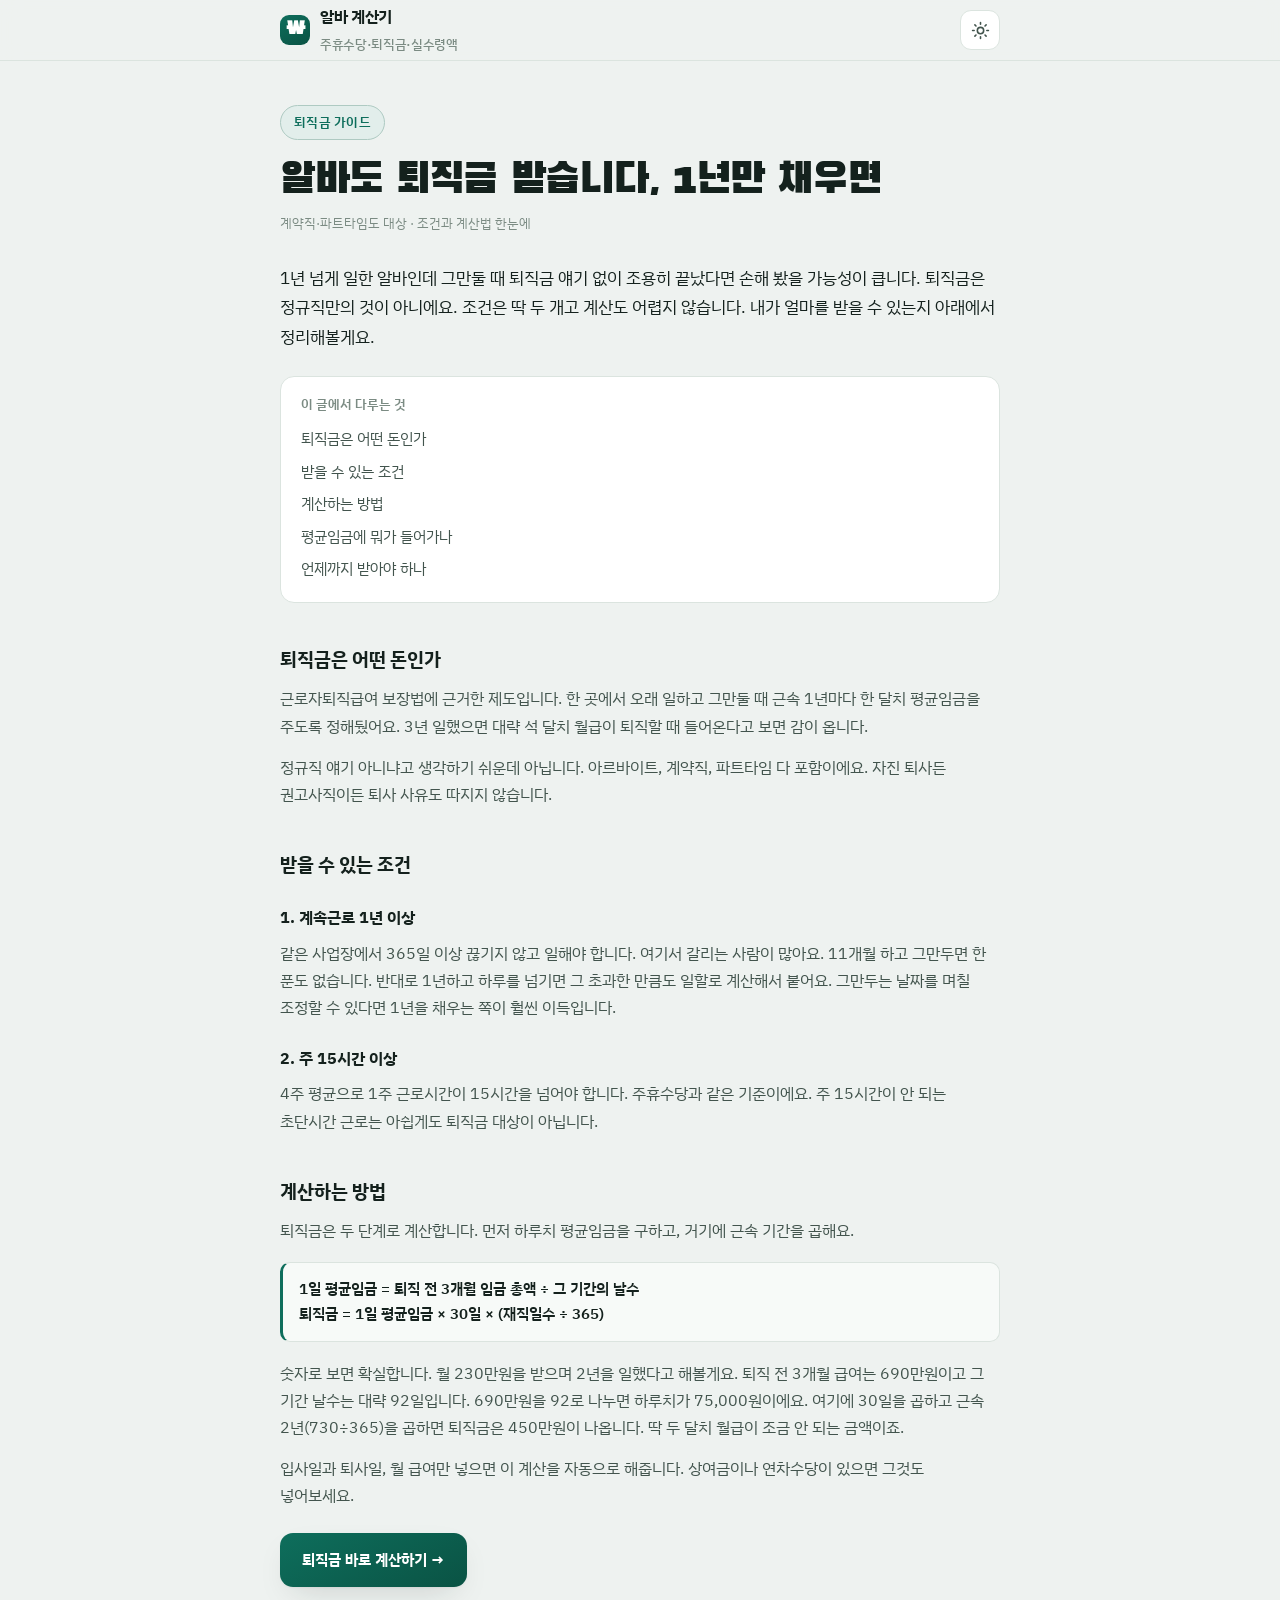
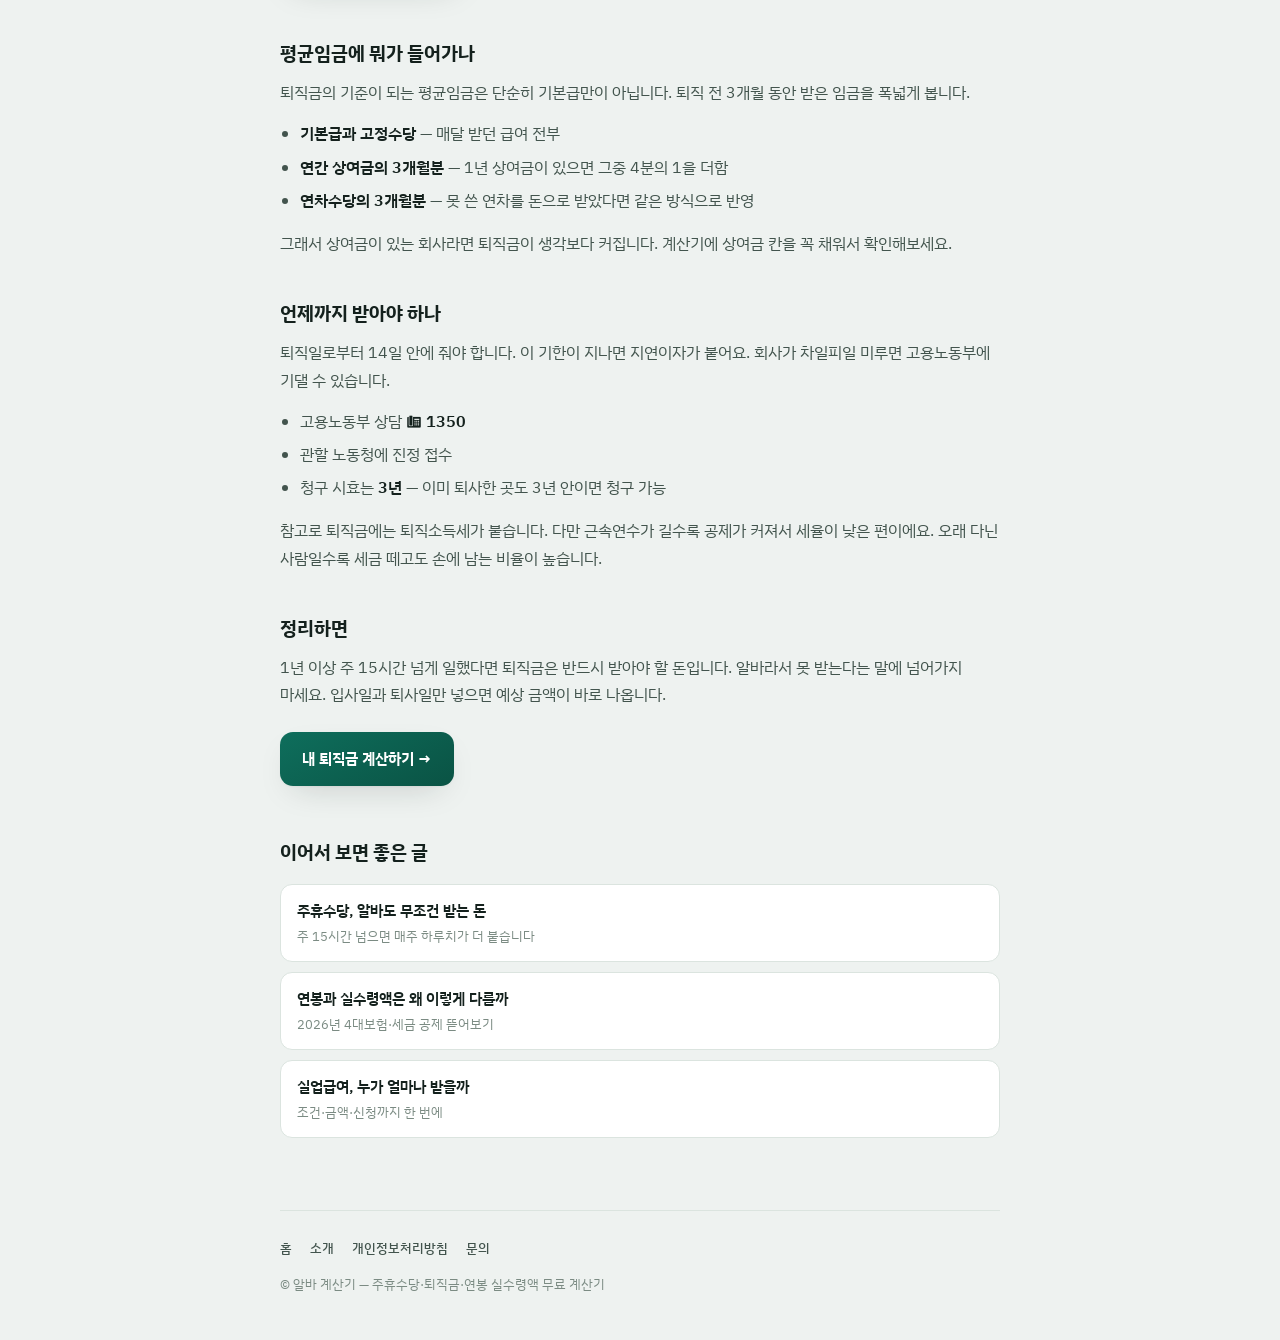
<file: guide-toejikgeum.html>
<!doctype html>
<html lang="ko">
<head>
<meta charset="utf-8">
<meta name="viewport" content="width=device-width, initial-scale=1, maximum-scale=1, user-scalable=no, viewport-fit=cover">
<script async src="https://www.googletagmanager.com/gtag/js?id=G-HWR331WSCX"></script>
<script>window.dataLayer=window.dataLayer||[];function gtag(){dataLayer.push(arguments);}gtag('js',new Date());gtag('config','G-HWR331WSCX');</script>
<title>퇴직금 계산법과 지급 조건 | 알바·계약직도 1년이면 받습니다</title>
<meta name="description" content="1년 이상 일한 알바와 계약직도 퇴직금을 받습니다. 지급 조건, 평균임금으로 계산하는 방법과 예시, 1년 미만일 때, 지급 기한과 세금까지 정리했습니다.">
<meta name="robots" content="index, follow">
<link rel="canonical" href="https://ilopark.github.io/juhyu-site/guide-toejikgeum.html">
<link rel="preconnect" href="https://fonts.googleapis.com">
<link rel="preconnect" href="https://fonts.gstatic.com" crossorigin>
<link rel="stylesheet" href="https://fonts.googleapis.com/css2?family=Black+Han+Sans&family=IBM+Plex+Sans+KR:wght@400;500;600;700&display=swap">
<link rel="stylesheet" href="page.css">
<link rel="icon" href="favicon.svg" type="image/svg+xml">
<link rel="icon" href="favicon.ico" sizes="any">
<link rel="apple-touch-icon" href="apple-touch-icon.png">
<script type="application/ld+json">
{"@context":"https://schema.org","@type":"FAQPage","mainEntity":[
{"@type":"Question","name":"알바나 계약직도 퇴직금을 받나요?","acceptedAnswer":{"@type":"Answer","text":"받습니다. 고용 형태와 상관없이 한 곳에서 1년 이상 계속 일하고 주 15시간 이상 근무했다면 알바, 계약직, 파트타임 모두 퇴직금 대상입니다."}},
{"@type":"Question","name":"1년을 못 채우면 퇴직금이 없나요?","acceptedAnswer":{"@type":"Answer","text":"계속근로가 365일 미만이면 퇴직금은 발생하지 않습니다. 11개월 일하고 그만두면 대상이 아니고, 1년하고 하루만 넘겨도 그 초과분만큼 일할로 계산됩니다."}},
{"@type":"Question","name":"퇴직금은 언제까지 받아야 하나요?","acceptedAnswer":{"@type":"Answer","text":"퇴직일로부터 14일 안에 지급해야 합니다. 이 기한을 넘기면 지연이자가 붙고, 못 받으면 고용노동부 1350으로 신고할 수 있습니다. 청구 시효는 3년입니다."}},
{"@type":"Question","name":"퇴직금 계산의 기준이 되는 평균임금은 무엇인가요?","acceptedAnswer":{"@type":"Answer","text":"퇴직 전 3개월 동안 받은 임금 총액을 그 기간의 날수로 나눈 하루치 금액입니다. 기본급과 고정수당에 더해 연간 상여금과 연차수당의 3개월분이 함께 반영됩니다."}}
]}
</script>
</head>
<body>
<header class="top"><div class="wrap top-inner">
  <a class="brand" href="./"><span class="mark">₩</span><span>알바 계산기<br><small>주휴수당·퇴직금·실수령액</small></span></a>
  <span class="spacer"></span>
  <button class="theme-btn" id="themeBtn" aria-label="테마 전환" title="라이트/다크 전환">
    <svg class="sun" viewBox="0 0 24 24" fill="none" stroke="currentColor" stroke-width="2" stroke-linecap="round"><circle cx="12" cy="12" r="4"/><path d="M12 2v2M12 20v2M4.9 4.9l1.4 1.4M17.7 17.7l1.4 1.4M2 12h2M20 12h2M4.9 19.1l1.4-1.4M17.7 6.3l1.4-1.4"/></svg>
    <svg class="moon" viewBox="0 0 24 24" fill="none" stroke="currentColor" stroke-width="2" stroke-linecap="round" stroke-linejoin="round"><path d="M21 12.8A9 9 0 1 1 11.2 3a7 7 0 0 0 9.8 9.8z"/></svg>
  </button>
</div></header>

<main class="wrap">
  <article class="doc">
    <span class="eyebrow">퇴직금 가이드</span>
    <h1>알바도 퇴직금 받습니다, 1년만 채우면</h1>
    <p class="updated">계약직·파트타임도 대상 · 조건과 계산법 한눈에</p>

    <p class="lead">1년 넘게 일한 알바인데 그만둘 때 퇴직금 얘기 없이 조용히 끝났다면 손해 봤을 가능성이 큽니다. 퇴직금은 정규직만의 것이 아니에요. 조건은 딱 두 개고 계산도 어렵지 않습니다. 내가 얼마를 받을 수 있는지 아래에서 정리해볼게요.</p>

    <div class="toc"><strong>이 글에서 다루는 것</strong>
      <a href="#what">퇴직금은 어떤 돈인가</a>
      <a href="#cond">받을 수 있는 조건</a>
      <a href="#calc">계산하는 방법</a>
      <a href="#avg">평균임금에 뭐가 들어가나</a>
      <a href="#when">언제까지 받아야 하나</a>
    </div>

    <h2 id="what">퇴직금은 어떤 돈인가</h2>
    <p>근로자퇴직급여 보장법에 근거한 제도입니다. 한 곳에서 오래 일하고 그만둘 때 근속 1년마다 한 달치 평균임금을 주도록 정해뒀어요. 3년 일했으면 대략 석 달치 월급이 퇴직할 때 들어온다고 보면 감이 옵니다.</p>
    <p>정규직 얘기 아니냐고 생각하기 쉬운데 아닙니다. 아르바이트, 계약직, 파트타임 다 포함이에요. 자진 퇴사든 권고사직이든 퇴사 사유도 따지지 않습니다.</p>

    <h2 id="cond">받을 수 있는 조건</h2>
    <h3>1. 계속근로 1년 이상</h3>
    <p>같은 사업장에서 365일 이상 끊기지 않고 일해야 합니다. 여기서 갈리는 사람이 많아요. 11개월 하고 그만두면 한 푼도 없습니다. 반대로 1년하고 하루를 넘기면 그 초과한 만큼도 일할로 계산해서 붙어요. 그만두는 날짜를 며칠 조정할 수 있다면 1년을 채우는 쪽이 훨씬 이득입니다.</p>
    <h3>2. 주 15시간 이상</h3>
    <p>4주 평균으로 1주 근로시간이 15시간을 넘어야 합니다. 주휴수당과 같은 기준이에요. 주 15시간이 안 되는 초단시간 근로는 아쉽게도 퇴직금 대상이 아닙니다.</p>

    <h2 id="calc">계산하는 방법</h2>
    <p>퇴직금은 두 단계로 계산합니다. 먼저 하루치 평균임금을 구하고, 거기에 근속 기간을 곱해요.</p>
    <div class="tip"><b>1일 평균임금 = 퇴직 전 3개월 임금 총액 ÷ 그 기간의 날수</b><br><b>퇴직금 = 1일 평균임금 × 30일 × (재직일수 ÷ 365)</b></div>
    <p>숫자로 보면 확실합니다. 월 230만원을 받으며 2년을 일했다고 해볼게요. 퇴직 전 3개월 급여는 690만원이고 그 기간 날수는 대략 92일입니다. 690만원을 92로 나누면 하루치가 75,000원이에요. 여기에 30일을 곱하고 근속 2년(730÷365)을 곱하면 퇴직금은 450만원이 나옵니다. 딱 두 달치 월급이 조금 안 되는 금액이죠.</p>
    <p>입사일과 퇴사일, 월 급여만 넣으면 이 계산을 자동으로 해줍니다. 상여금이나 연차수당이 있으면 그것도 넣어보세요.</p>
    <a class="cta" href="./#tool-sev">퇴직금 바로 계산하기 →</a>

    <h2 id="avg">평균임금에 뭐가 들어가나</h2>
    <p>퇴직금의 기준이 되는 평균임금은 단순히 기본급만이 아닙니다. 퇴직 전 3개월 동안 받은 임금을 폭넓게 봅니다.</p>
    <ul>
      <li><b>기본급과 고정수당</b> — 매달 받던 급여 전부</li>
      <li><b>연간 상여금의 3개월분</b> — 1년 상여금이 있으면 그중 4분의 1을 더함</li>
      <li><b>연차수당의 3개월분</b> — 못 쓴 연차를 돈으로 받았다면 같은 방식으로 반영</li>
    </ul>
    <p>그래서 상여금이 있는 회사라면 퇴직금이 생각보다 커집니다. 계산기에 상여금 칸을 꼭 채워서 확인해보세요.</p>

    <h2 id="when">언제까지 받아야 하나</h2>
    <p>퇴직일로부터 14일 안에 줘야 합니다. 이 기한이 지나면 지연이자가 붙어요. 회사가 차일피일 미루면 고용노동부에 기댈 수 있습니다.</p>
    <ul>
      <li>고용노동부 상담 <b>☎ 1350</b></li>
      <li>관할 노동청에 진정 접수</li>
      <li>청구 시효는 <b>3년</b> — 이미 퇴사한 곳도 3년 안이면 청구 가능</li>
    </ul>
    <p>참고로 퇴직금에는 퇴직소득세가 붙습니다. 다만 근속연수가 길수록 공제가 커져서 세율이 낮은 편이에요. 오래 다닌 사람일수록 세금 떼고도 손에 남는 비율이 높습니다.</p>

    <h2>정리하면</h2>
    <p>1년 이상 주 15시간 넘게 일했다면 퇴직금은 반드시 받아야 할 돈입니다. 알바라서 못 받는다는 말에 넘어가지 마세요. 입사일과 퇴사일만 넣으면 예상 금액이 바로 나옵니다.</p>
    <a class="cta" href="./#tool-sev">내 퇴직금 계산하기 →</a>

    <h2>이어서 보면 좋은 글</h2>
    <div class="more">
      <a href="guide-juhyusudang.html">주휴수당, 알바도 무조건 받는 돈<span>주 15시간 넘으면 매주 하루치가 더 붙습니다</span></a>
      <a href="guide-silsuryeong.html">연봉과 실수령액은 왜 이렇게 다를까<span>2026년 4대보험·세금 공제 뜯어보기</span></a>
      <a href="guide-silupgeupyeo.html">실업급여, 누가 얼마나 받을까<span>조건·금액·신청까지 한 번에</span></a>
    </div>
  </article>

  <footer class="foot">
    <nav><a href="./">홈</a><a href="about.html">소개</a><a href="privacy.html">개인정보처리방침</a><a href="contact.html">문의</a></nav>
    © 알바 계산기 — 주휴수당·퇴직금·연봉 실수령액 무료 계산기
  </footer>
</main>

<script>document.getElementById('themeBtn').addEventListener('click',function(){var r=document.documentElement,c=r.getAttribute('data-theme');if(!c)c=matchMedia('(prefers-color-scheme:dark)').matches?'dark':'light';r.setAttribute('data-theme',c==='dark'?'light':'dark');});</script>
</body>
</html>
</file>
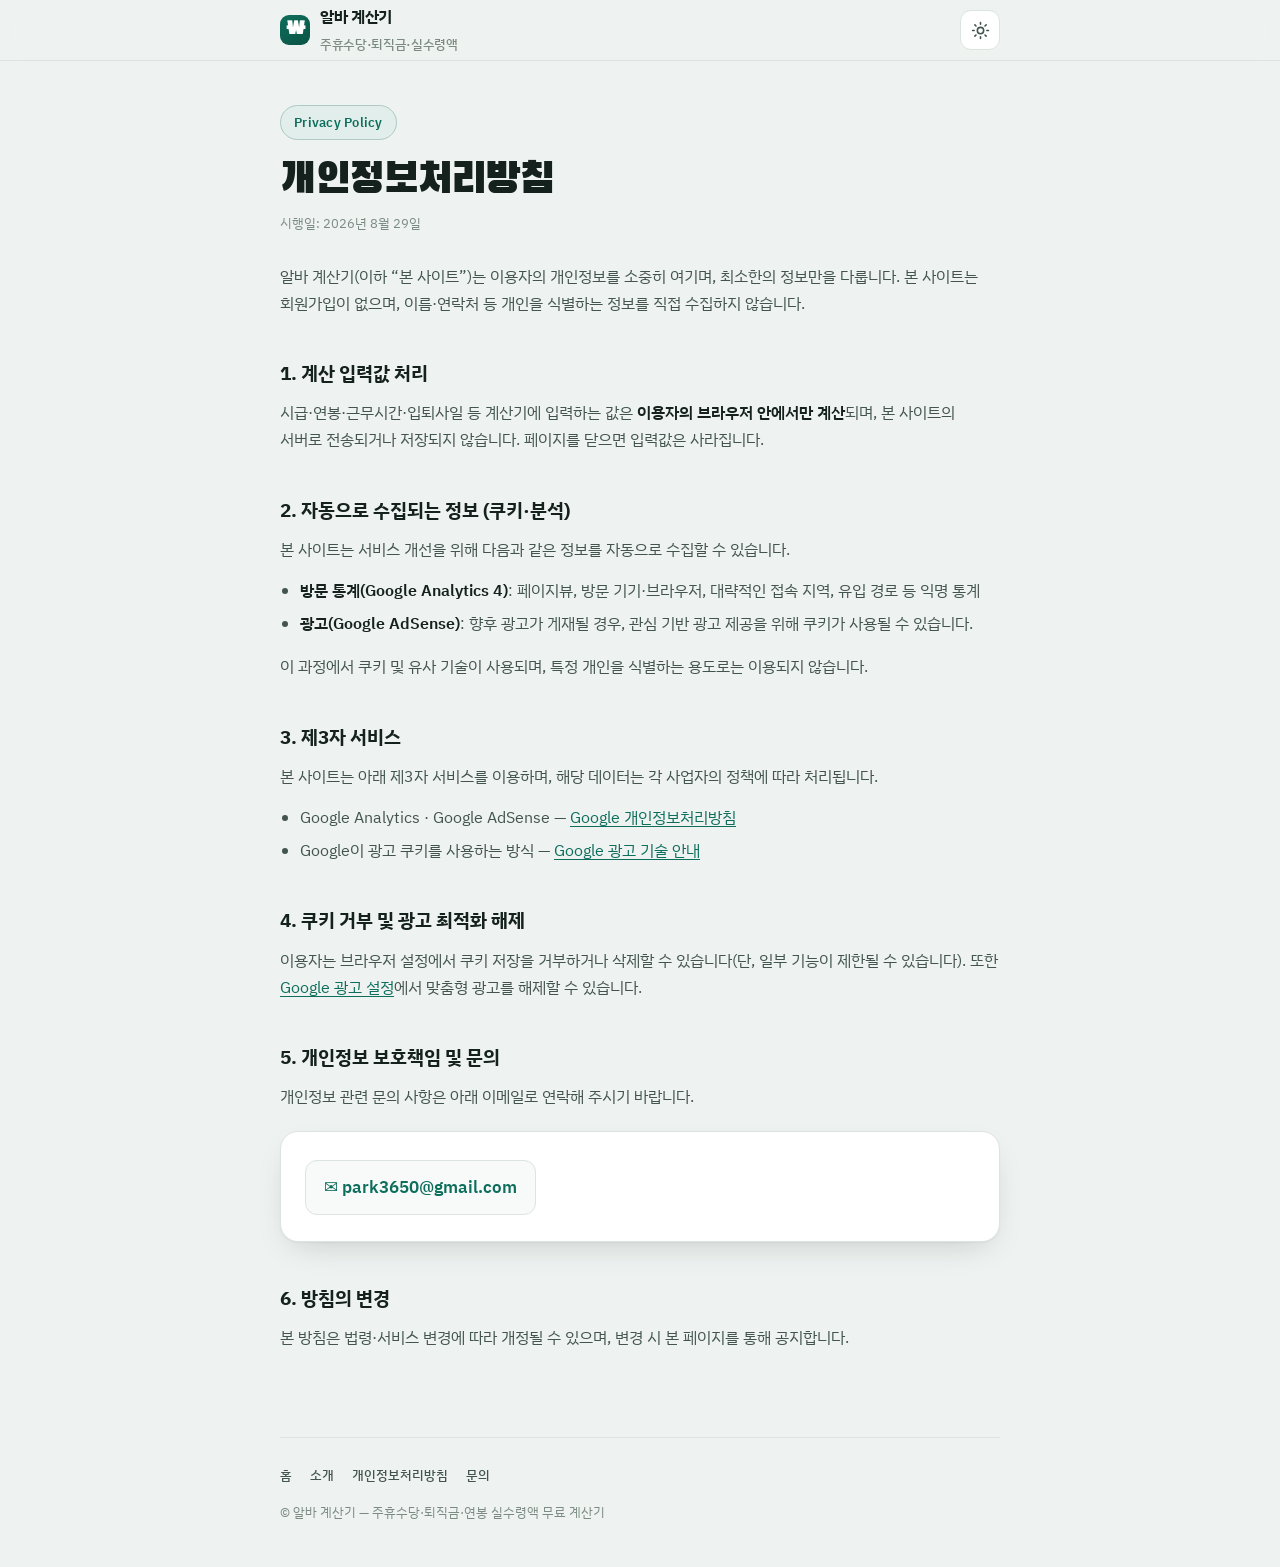
<file: privacy.html>
<!doctype html>
<html lang="ko">
<head>
<meta charset="utf-8">
<meta name="viewport" content="width=device-width, initial-scale=1, maximum-scale=1, user-scalable=no, viewport-fit=cover">
<script async src="https://www.googletagmanager.com/gtag/js?id=G-HWR331WSCX"></script>
<script>window.dataLayer=window.dataLayer||[];function gtag(){dataLayer.push(arguments);}gtag('js',new Date());gtag('config','G-HWR331WSCX');</script>
<title>개인정보처리방침 | 알바 계산기</title>
<meta name="description" content="주휴수당·퇴직금·실수령액 계산기의 개인정보처리방침. 계산 입력값은 브라우저에서만 처리되며, 방문 통계(Google Analytics)와 광고(Google AdSense) 쿠키 사용을 안내합니다.">
<meta name="robots" content="index, follow">
<link rel="canonical" href="https://ilopark.github.io/juhyu-site/privacy.html">
<link rel="preconnect" href="https://fonts.googleapis.com">
<link rel="preconnect" href="https://fonts.gstatic.com" crossorigin>
<link rel="stylesheet" href="https://fonts.googleapis.com/css2?family=Black+Han+Sans&family=IBM+Plex+Sans+KR:wght@400;500;600;700&display=swap">
<link rel="stylesheet" href="page.css">
<link rel="icon" href="favicon.svg" type="image/svg+xml">
<link rel="icon" href="favicon.ico" sizes="any">
<link rel="apple-touch-icon" href="apple-touch-icon.png">
</head>
<body>
<header class="top"><div class="wrap top-inner">
  <a class="brand" href="./"><span class="mark">₩</span><span>알바 계산기<br><small>주휴수당·퇴직금·실수령액</small></span></a>
  <span class="spacer"></span>
  <button class="theme-btn" id="themeBtn" aria-label="테마 전환" title="라이트/다크 전환">
    <svg class="sun" viewBox="0 0 24 24" fill="none" stroke="currentColor" stroke-width="2" stroke-linecap="round"><circle cx="12" cy="12" r="4"/><path d="M12 2v2M12 20v2M4.9 4.9l1.4 1.4M17.7 17.7l1.4 1.4M2 12h2M20 12h2M4.9 19.1l1.4-1.4M17.7 6.3l1.4-1.4"/></svg>
    <svg class="moon" viewBox="0 0 24 24" fill="none" stroke="currentColor" stroke-width="2" stroke-linecap="round" stroke-linejoin="round"><path d="M21 12.8A9 9 0 1 1 11.2 3a7 7 0 0 0 9.8 9.8z"/></svg>
  </button>
</div></header>

<main class="wrap">
  <div class="doc">
    <span class="eyebrow">Privacy Policy</span>
    <h1>개인정보처리방침</h1>
    <p class="updated">시행일: 2026년 8월 29일</p>

    <p>알바 계산기(이하 “본 사이트”)는 이용자의 개인정보를 소중히 여기며, 최소한의 정보만을 다룹니다. 본 사이트는 회원가입이 없으며, 이름·연락처 등 개인을 식별하는 정보를 직접 수집하지 않습니다.</p>

    <h2>1. 계산 입력값 처리</h2>
    <p>시급·연봉·근무시간·입퇴사일 등 계산기에 입력하는 값은 <b>이용자의 브라우저 안에서만 계산</b>되며, 본 사이트의 서버로 전송되거나 저장되지 않습니다. 페이지를 닫으면 입력값은 사라집니다.</p>

    <h2>2. 자동으로 수집되는 정보 (쿠키·분석)</h2>
    <p>본 사이트는 서비스 개선을 위해 다음과 같은 정보를 자동으로 수집할 수 있습니다.</p>
    <ul>
      <li><b>방문 통계(Google Analytics 4)</b>: 페이지뷰, 방문 기기·브라우저, 대략적인 접속 지역, 유입 경로 등 익명 통계</li>
      <li><b>광고(Google AdSense)</b>: 향후 광고가 게재될 경우, 관심 기반 광고 제공을 위해 쿠키가 사용될 수 있습니다.</li>
    </ul>
    <p>이 과정에서 쿠키 및 유사 기술이 사용되며, 특정 개인을 식별하는 용도로는 이용되지 않습니다.</p>

    <h2>3. 제3자 서비스</h2>
    <p>본 사이트는 아래 제3자 서비스를 이용하며, 해당 데이터는 각 사업자의 정책에 따라 처리됩니다.</p>
    <ul>
      <li>Google Analytics · Google AdSense — <a href="https://policies.google.com/privacy" target="_blank" rel="noopener">Google 개인정보처리방침</a></li>
      <li>Google이 광고 쿠키를 사용하는 방식 — <a href="https://policies.google.com/technologies/ads" target="_blank" rel="noopener">Google 광고 기술 안내</a></li>
    </ul>

    <h2>4. 쿠키 거부 및 광고 최적화 해제</h2>
    <p>이용자는 브라우저 설정에서 쿠키 저장을 거부하거나 삭제할 수 있습니다(단, 일부 기능이 제한될 수 있습니다). 또한 <a href="https://adssettings.google.com" target="_blank" rel="noopener">Google 광고 설정</a>에서 맞춤형 광고를 해제할 수 있습니다.</p>

    <h2>5. 개인정보 보호책임 및 문의</h2>
    <p>개인정보 관련 문의 사항은 아래 이메일로 연락해 주시기 바랍니다.</p>
    <div class="card"><a class="mail" href="mailto:park3650@gmail.com">✉ park3650@gmail.com</a></div>

    <h2>6. 방침의 변경</h2>
    <p>본 방침은 법령·서비스 변경에 따라 개정될 수 있으며, 변경 시 본 페이지를 통해 공지합니다.</p>
  </div>

  <footer class="foot">
    <nav><a href="./">홈</a><a href="about.html">소개</a><a href="privacy.html">개인정보처리방침</a><a href="contact.html">문의</a></nav>
    © 알바 계산기 — 주휴수당·퇴직금·연봉 실수령액 무료 계산기
  </footer>
</main>

<script>document.getElementById('themeBtn').addEventListener('click',function(){var r=document.documentElement,c=r.getAttribute('data-theme');if(!c)c=matchMedia('(prefers-color-scheme:dark)').matches?'dark':'light';r.setAttribute('data-theme',c==='dark'?'light':'dark');});</script>
</body>
</html>
</file>
<file: page.css>
/* 서브페이지(개인정보처리방침·소개·문의) 공용 스타일 — 메인과 동일 디자인 토큰 */
:root{
  color-scheme:light;
  --bg:#EEF2F0;--surface:#FFFFFF;--surface-2:#F7FAF8;--ink:#14211D;--ink-soft:#42544D;
  --muted:#7B8B83;--line:#DBE4DF;--line-strong:#C6D2CC;--brand:#0E6E5C;--brand-strong:#0A5344;
  --accent:#FF6A4D;--shadow:0 1px 2px rgba(20,33,29,.04),0 12px 34px -14px rgba(20,33,29,.22);--radius:18px;
}
@media (prefers-color-scheme:dark){:root:not([data-theme="light"]){
  color-scheme:dark;
  --bg:#0D1310;--surface:#151F1B;--surface-2:#1B2621;--ink:#E9F1EC;--ink-soft:#AAB9B2;
  --muted:#7E8E87;--line:#28342E;--line-strong:#33413A;--brand:#31C7A2;--brand-strong:#3ED6B0;
  --accent:#FF7E63;--shadow:0 1px 2px rgba(0,0,0,.3),0 14px 40px -16px rgba(0,0,0,.6);
}}
:root[data-theme="dark"]{
  color-scheme:dark;
  --bg:#0D1310;--surface:#151F1B;--surface-2:#1B2621;--ink:#E9F1EC;--ink-soft:#AAB9B2;
  --muted:#7E8E87;--line:#28342E;--line-strong:#33413A;--brand:#31C7A2;--brand-strong:#3ED6B0;
  --accent:#FF7E63;--shadow:0 1px 2px rgba(0,0,0,.3),0 14px 40px -16px rgba(0,0,0,.6);
}
*{box-sizing:border-box}
body{margin:0;background:var(--bg);color:var(--ink);line-height:1.7;
  font-family:"IBM Plex Sans KR",system-ui,-apple-system,sans-serif;
  -webkit-font-smoothing:antialiased;word-break:keep-all}
a{color:var(--brand);text-underline-offset:3px}
.wrap{max-width:760px;margin:0 auto;padding:0 20px}

/* header */
header.top{position:sticky;top:0;z-index:30;backdrop-filter:saturate(140%) blur(10px);
  background:color-mix(in srgb,var(--bg) 82%,transparent);border-bottom:1px solid var(--line)}
.top-inner{display:flex;align-items:center;gap:14px;height:60px}
.brand{display:flex;align-items:center;gap:10px;font-weight:700;letter-spacing:-.02em;color:var(--ink);text-decoration:none}
.brand .mark{width:30px;height:30px;border-radius:9px;flex:none;
  background:linear-gradient(150deg,var(--brand),var(--brand-strong));display:grid;place-items:center;
  color:#fff;font-family:"Black Han Sans";font-size:17px}
.brand small{font-weight:500;color:var(--muted);font-size:12.5px}
.spacer{flex:1}
.theme-btn{width:40px;height:40px;border-radius:11px;border:1px solid var(--line);background:var(--surface);
  color:var(--ink-soft);cursor:pointer;display:grid;place-items:center;transition:.2s}
.theme-btn:hover{color:var(--ink);border-color:var(--line-strong)}
.theme-btn svg{width:19px;height:19px}
.theme-btn .moon{display:none}
:root[data-theme="dark"] .theme-btn .sun{display:none}
:root[data-theme="dark"] .theme-btn .moon{display:block}
@media (prefers-color-scheme:dark){:root:not([data-theme="light"]) .theme-btn .sun{display:none}
  :root:not([data-theme="light"]) .theme-btn .moon{display:block}}

/* document */
.doc{padding:44px 0 20px}
.doc .eyebrow{display:inline-flex;align-items:center;gap:8px;font-size:12.5px;font-weight:600;
  letter-spacing:.02em;color:var(--brand);background:color-mix(in srgb,var(--brand) 12%,var(--surface));
  border:1px solid color-mix(in srgb,var(--brand) 22%,var(--line));padding:6px 13px;border-radius:999px;margin-bottom:18px}
.doc h1{font-family:"Black Han Sans";font-weight:400;font-size:clamp(28px,5vw,42px);
  letter-spacing:-.01em;margin:0 0 8px;line-height:1.1}
.doc .updated{color:var(--muted);font-size:13px;margin:0 0 28px}
.doc h2{font-size:19px;font-weight:700;margin:34px 0 10px;padding-top:6px}
.doc p{margin:0 0 14px;color:var(--ink-soft)}
.doc ul{margin:0 0 16px;padding-left:20px;color:var(--ink-soft)}
.doc li{margin:6px 0}
.doc b,.doc strong{color:var(--ink);font-weight:600}
.doc .card{background:var(--surface);border:1px solid var(--line);border-radius:var(--radius);
  box-shadow:var(--shadow);padding:22px 24px;margin:20px 0}
.doc .mail{display:inline-flex;align-items:center;gap:9px;font-weight:600;font-size:17px;
  color:var(--brand);text-decoration:none;background:var(--surface-2);border:1px solid var(--line);
  padding:12px 18px;border-radius:12px;margin:6px 0 4px}
.doc .mail:hover{border-color:var(--brand)}

/* footer */
footer.foot{margin-top:52px;border-top:1px solid var(--line);padding:26px 0 44px;
  color:var(--muted);font-size:12.5px;line-height:1.8}
footer.foot nav{display:flex;flex-wrap:wrap;gap:8px 18px;margin-bottom:14px}
footer.foot nav a{color:var(--ink-soft);text-decoration:none;font-weight:500}
footer.foot nav a:hover{color:var(--brand)}
footer.foot b{color:var(--ink-soft)}

/* 가이드 글 전용 */
.doc .lead{font-size:17px;color:var(--ink);margin:0 0 24px;line-height:1.75}
.doc h3{font-size:16px;font-weight:700;margin:24px 0 8px}
.doc .cta{display:inline-flex;align-items:center;gap:9px;
  background:linear-gradient(150deg,#0E6E5C,#0A5344);color:#fff;font-weight:700;font-size:15px;
  padding:14px 22px;border-radius:13px;text-decoration:none;box-shadow:var(--shadow);margin:10px 0}
.doc .cta:hover{filter:brightness(1.08)}
.doc .tip{background:var(--surface-2);border:1px solid var(--line);border-left:3px solid var(--brand);
  border-radius:10px;padding:14px 16px;margin:18px 0;font-size:14.5px}
.doc .tip b{color:var(--ink)}
.doc table{width:100%;border-collapse:collapse;margin:18px 0;font-size:14px;display:block;overflow-x:auto}
.doc th,.doc td{border:1px solid var(--line);padding:10px 12px;text-align:left;white-space:nowrap}
.doc th{background:var(--surface-2);font-weight:600;color:var(--ink)}
.doc td{color:var(--ink-soft)}
.doc .toc{background:var(--surface);border:1px solid var(--line);border-radius:14px;padding:16px 20px;margin:24px 0}
.doc .toc strong{display:block;font-size:13px;color:var(--muted);margin-bottom:8px;font-weight:600}
.doc .toc a{display:block;padding:4px 0;color:var(--ink-soft);text-decoration:none;font-size:14.5px}
.doc .toc a:hover{color:var(--brand)}
.doc .more{display:grid;gap:10px;margin-top:16px}
.doc .more a{border:1px solid var(--line);background:var(--surface);border-radius:12px;padding:14px 16px;
  text-decoration:none;color:var(--ink);font-weight:600;font-size:14.5px;transition:.15s}
.doc .more a:hover{border-color:var(--brand);color:var(--brand)}
.doc .more a span{display:block;color:var(--muted);font-weight:400;font-size:12.5px;margin-top:2px}
@media (prefers-reduced-motion:reduce){*{transition-duration:.001ms!important}}
</file>
